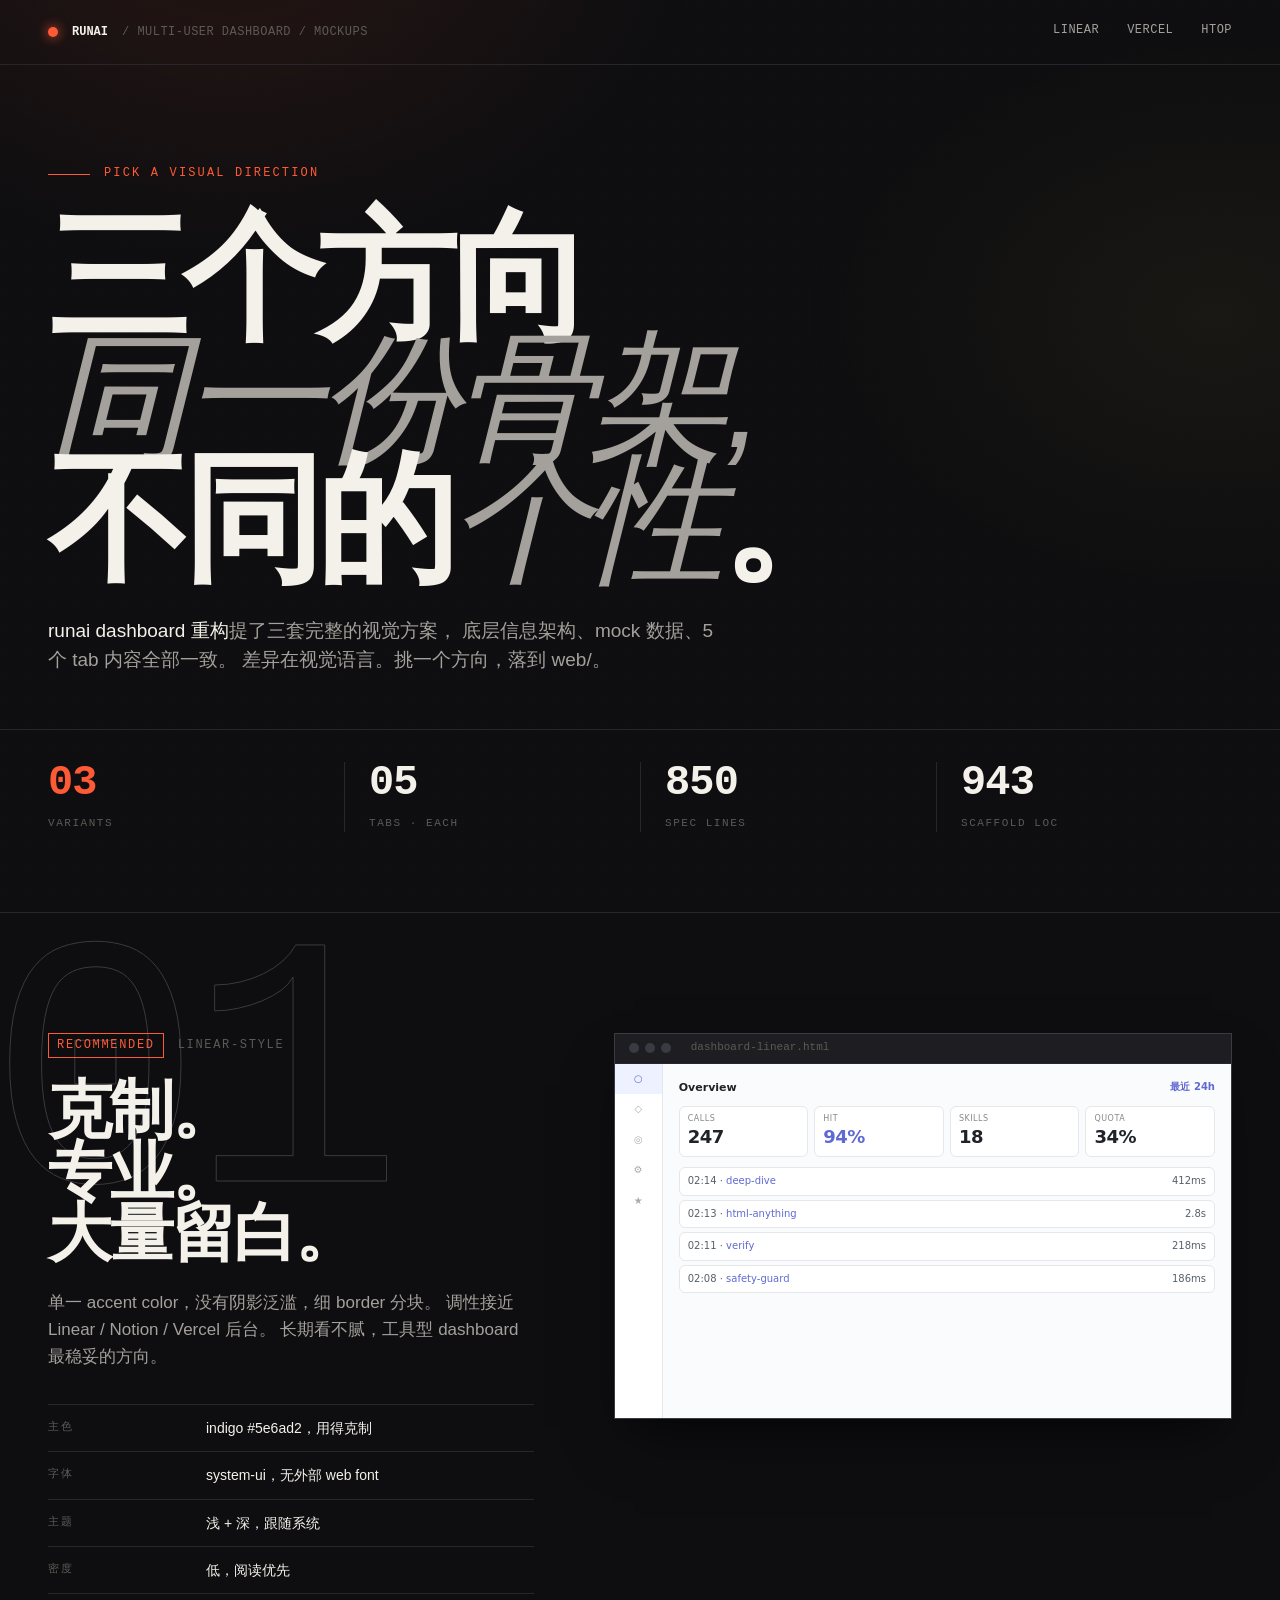
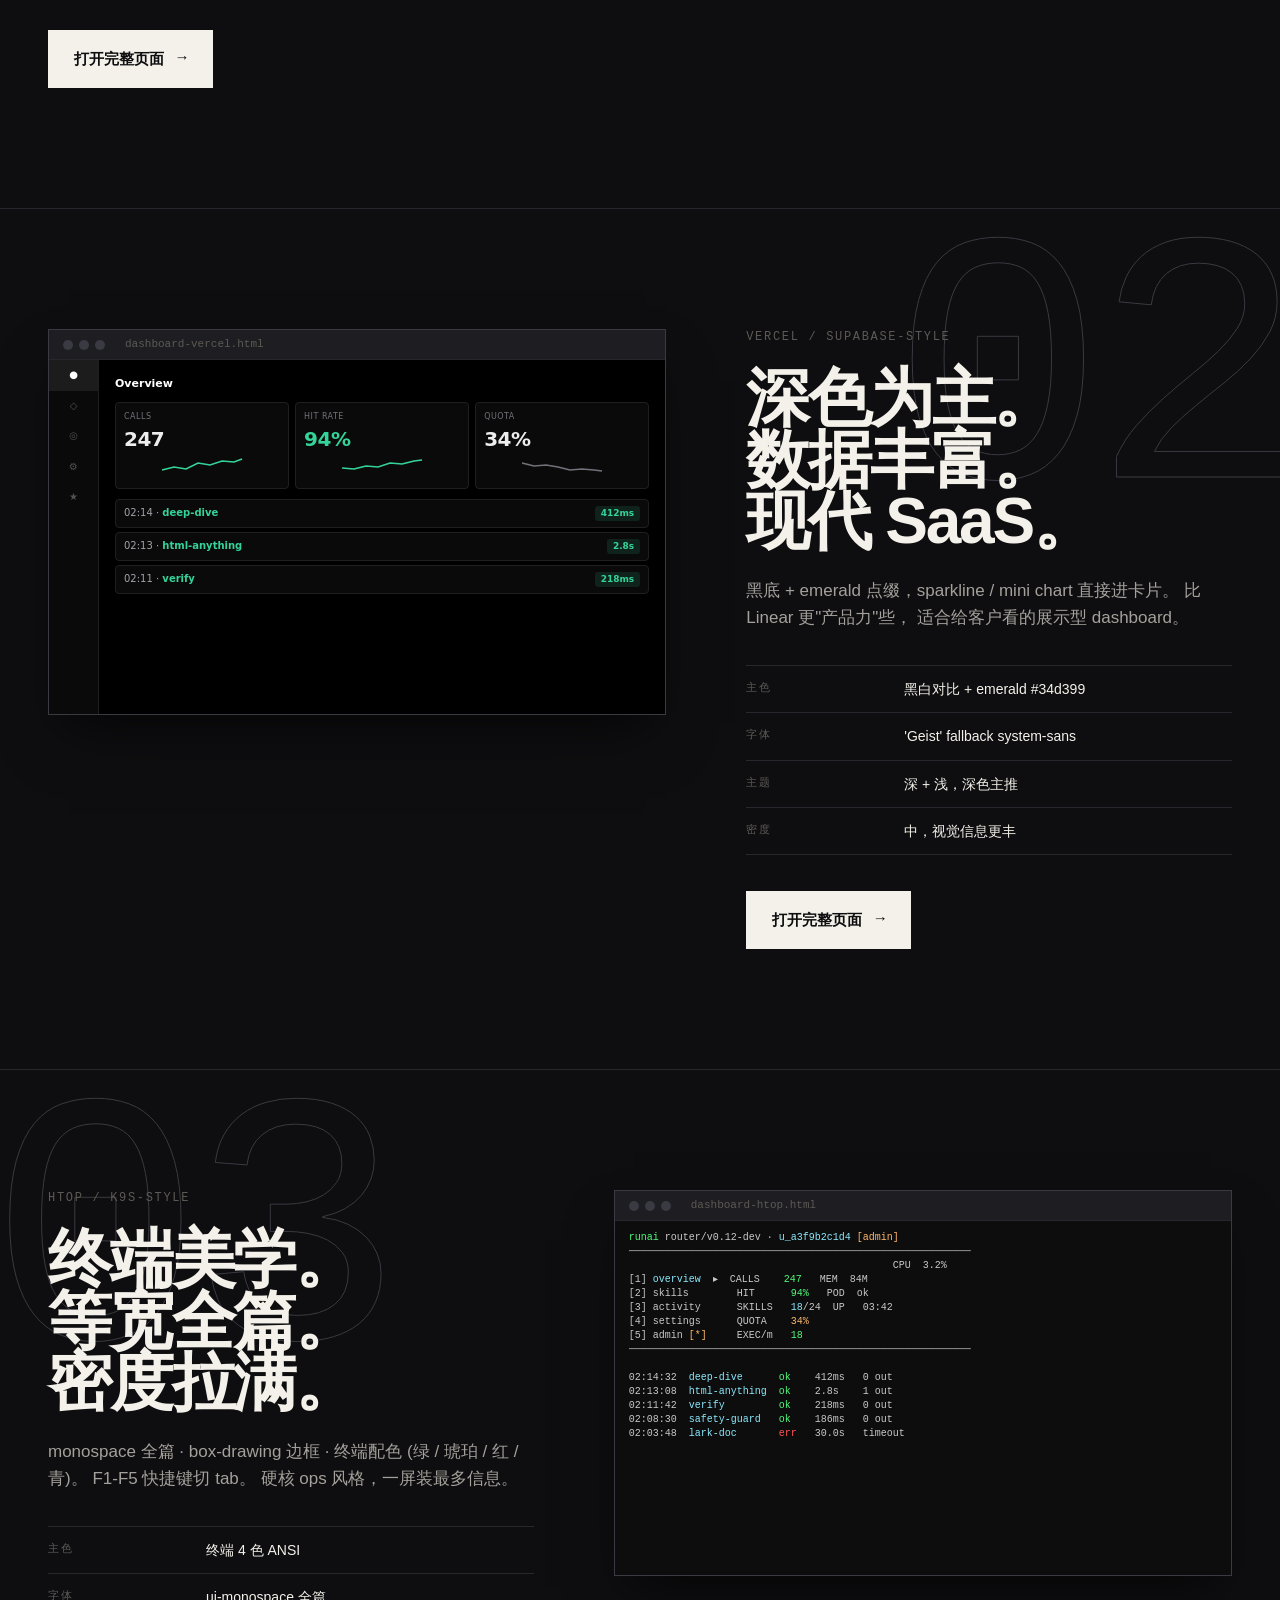
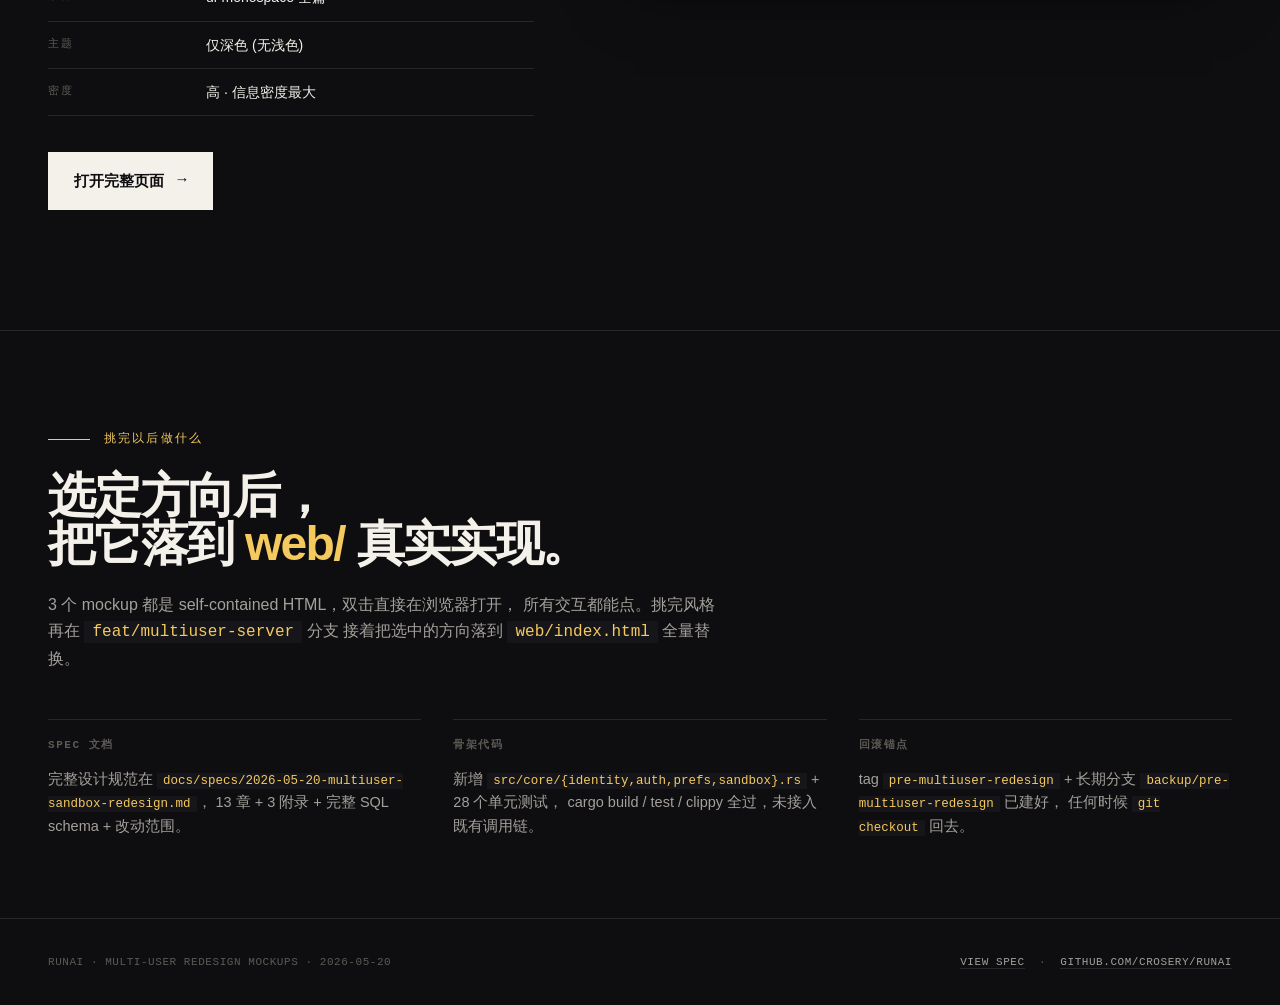
<file: docs/specs/ui-mocks/index.html>
<!doctype html>
<html lang="zh">
<head>
<meta charset="utf-8">
<meta name="viewport" content="width=device-width,initial-scale=1">
<title>runai dashboard · 三个方向</title>
<style>
  :root{
    --bg:#0e0e10;
    --bg-2:#16161a;
    --bg-3:#1d1d22;
    --ink:#f4f1ea;
    --ink-2:#a4a09b;
    --ink-3:#5d5a55;
    --line:#26262c;
    --line-bright:#3a3a42;
    --accent:#ff5a36;
    --accent-2:#f4c95d;
    --mono:ui-monospace,"SF Mono","JetBrains Mono",Menlo,monospace;
  }
  *{margin:0;padding:0;box-sizing:border-box}
  ::selection{background:var(--accent);color:#000}
  html,body{
    background:var(--bg);color:var(--ink);
    font-family:"Inter",-apple-system,BlinkMacSystemFont,"Segoe UI",sans-serif;
    font-feature-settings:"ss01","cv11";
    line-height:1.45;
    overflow-x:hidden;
  }
  body::before{
    content:"";position:fixed;inset:0;pointer-events:none;z-index:1;
    background-image:
      radial-gradient(circle at 1px 1px, rgba(255,255,255,0.018) 1px, transparent 0);
    background-size:3px 3px;
    mix-blend-mode:overlay;
  }
  body::after{
    content:"";position:fixed;inset:0;pointer-events:none;z-index:0;
    background:
      radial-gradient(800px 600px at 18% -10%, rgba(255,90,54,0.10), transparent 60%),
      radial-gradient(700px 500px at 95% 35%, rgba(244,201,93,0.05), transparent 60%);
  }
  main{position:relative;z-index:2}

  /* ============ HEADER ============ */
  header.bar{
    display:flex;justify-content:space-between;align-items:center;
    padding:22px 48px;
    border-bottom:1px solid var(--line);
    font-family:var(--mono);
    font-size:12px;
    letter-spacing:0.04em;
    text-transform:uppercase;
    color:var(--ink-2);
  }
  header.bar .brand{display:flex;align-items:center;gap:14px}
  header.bar .brand .dot{
    width:10px;height:10px;background:var(--accent);
    border-radius:50%;
    box-shadow:0 0 12px var(--accent);
  }
  header.bar .brand b{color:var(--ink);font-weight:600;letter-spacing:0}
  header.bar .crumb{color:var(--ink-3)}
  header.bar nav{display:flex;gap:28px}
  header.bar nav a{
    color:var(--ink-2);text-decoration:none;
    border-bottom:1px solid transparent;padding-bottom:2px;
    transition:color 0.15s,border-color 0.15s;
  }
  header.bar nav a:hover{color:var(--ink);border-color:var(--accent)}

  /* ============ HERO ============ */
  .hero{
    padding:100px 48px 80px;
    position:relative;
    overflow:hidden;
  }
  .hero .eyebrow{
    font-family:var(--mono);
    font-size:12px;
    letter-spacing:0.18em;
    text-transform:uppercase;
    color:var(--accent);
    margin-bottom:34px;
    display:flex;align-items:center;gap:14px;
  }
  .hero .eyebrow::before{
    content:"";width:42px;height:1px;background:var(--accent);
  }
  .hero h1{
    font-size:clamp(72px,11vw,168px);
    font-weight:800;
    letter-spacing:-0.05em;
    line-height:0.86;
    margin:0 0 36px;
    color:var(--ink);
  }
  .hero h1 span.italic{
    font-style:italic;font-weight:300;
    color:var(--ink-2);
    display:inline-block;
    letter-spacing:-0.04em;
  }
  .hero .lede{
    max-width:680px;font-size:19px;color:var(--ink-2);
    line-height:1.55;margin-bottom:54px;
  }
  .hero .lede b{color:var(--ink);font-weight:500}

  .stats{
    display:grid;
    grid-template-columns:repeat(4,1fr);
    border-top:1px solid var(--line);
    margin:0 -48px;
    padding:32px 48px 0;
  }
  .stats .cell{
    padding:0 32px 0 0;
    border-left:1px solid var(--line);
    padding-left:24px;
  }
  .stats .cell:first-child{border-left:none;padding-left:0}
  .stats .num{
    font-family:var(--mono);
    font-size:42px;font-weight:600;letter-spacing:-0.02em;
    color:var(--ink);
    line-height:1;
  }
  .stats .num em{font-style:normal;color:var(--accent)}
  .stats .lbl{
    font-family:var(--mono);
    font-size:11px;
    text-transform:uppercase;letter-spacing:0.14em;
    color:var(--ink-3);
    margin-top:12px;
  }

  /* ============ VARIANT ROW ============ */
  .variant{
    position:relative;
    padding:120px 48px;
    border-top:1px solid var(--line);
    overflow:hidden;
  }
  .variant .bignum{
    position:absolute;
    left:-12px;top:30px;
    font-family:var(--mono);
    font-size:clamp(180px,28vw,420px);
    font-weight:200;
    line-height:0.8;
    letter-spacing:-0.04em;
    color:transparent;
    -webkit-text-stroke:1px var(--line-bright);
    pointer-events:none;
    z-index:0;
    user-select:none;
  }
  .variant .grid{
    display:grid;
    grid-template-columns:1.1fr 1.4fr;
    gap:80px;
    position:relative;
    z-index:1;
    align-items:start;
  }
  .variant.flip .grid{grid-template-columns:1.4fr 1.1fr}
  .variant.flip .preview-area{order:-1}

  .variant .meta-tag{
    display:flex;align-items:center;gap:14px;
    font-family:var(--mono);font-size:12px;
    letter-spacing:0.14em;text-transform:uppercase;
    color:var(--ink-3);
    margin-bottom:22px;
  }
  .variant .meta-tag .badge{
    color:var(--accent);
    border:1px solid var(--accent);
    padding:3px 8px;
  }
  .variant h2{
    font-size:64px;
    font-weight:800;
    letter-spacing:-0.035em;
    line-height:0.96;
    margin-bottom:24px;
    color:var(--ink);
  }
  .variant .desc{
    font-size:17px;color:var(--ink-2);max-width:520px;
    line-height:1.6;margin-bottom:34px;
  }
  .variant ul.traits{
    list-style:none;border-top:1px solid var(--line);margin-bottom:36px;
  }
  .variant ul.traits li{
    display:grid;grid-template-columns:140px 1fr;gap:18px;
    padding:13px 0;border-bottom:1px solid var(--line);
    font-size:14px;color:var(--ink);
  }
  .variant ul.traits .k{
    font-family:var(--mono);font-size:11px;
    text-transform:uppercase;letter-spacing:0.14em;color:var(--ink-3);
    padding-top:2px;
  }

  .cta{
    display:inline-flex;align-items:center;gap:14px;
    padding:18px 26px;
    background:var(--ink);color:var(--bg);
    text-decoration:none;
    font-weight:600;font-size:15px;letter-spacing:-0.005em;
    transition:transform 0.18s cubic-bezier(.2,.7,.3,1),background 0.18s;
  }
  .cta:hover{transform:translate(4px,-2px);background:var(--accent);color:#000}
  .cta .arr{
    font-family:var(--mono);font-weight:400;
    transition:transform 0.18s cubic-bezier(.2,.7,.3,1);
  }
  .cta:hover .arr{transform:translateX(4px)}
  .cta.secondary{background:transparent;color:var(--ink);border:1px solid var(--line-bright)}
  .cta.secondary:hover{background:var(--ink);color:var(--bg)}

  /* ============ PREVIEW THUMBS ============ */
  .preview-area{
    position:relative;
  }
  .preview-frame{
    border:1px solid var(--line-bright);
    background:var(--bg-2);
    overflow:hidden;
    box-shadow:
      0 30px 60px -20px rgba(0,0,0,0.5),
      0 18px 36px -18px rgba(0,0,0,0.35);
    aspect-ratio:1.6 / 1;
    position:relative;
  }
  .preview-frame .titlebar{
    height:30px;background:var(--bg-3);
    border-bottom:1px solid var(--line);
    display:flex;align-items:center;padding:0 14px;gap:6px;
  }
  .preview-frame .titlebar i{
    display:block;width:10px;height:10px;border-radius:50%;
    background:var(--line-bright);
  }
  .preview-frame .titlebar .pathline{
    margin-left:14px;font-family:var(--mono);font-size:11px;color:var(--ink-3);
  }
  .preview-body{
    height:calc(100% - 30px);
    overflow:hidden;
    position:relative;
  }

  /* Linear preview */
  .preview-linear .preview-body{
    background:#fafbfc;color:#1f2328;display:grid;grid-template-columns:48px 1fr;
    font-family:-apple-system,system-ui,sans-serif;
  }
  .preview-linear .lin-sidebar{
    background:#fff;border-right:1px solid #e5e7eb;
  }
  .preview-linear .lin-sidebar .item{padding:8px 0;text-align:center;font-size:10px;color:#aaa}
  .preview-linear .lin-sidebar .item.active{color:#5e6ad2;background:#eef1ff}
  .preview-linear .lin-main{padding:16px}
  .preview-linear .lin-h{font-weight:600;font-size:11px;color:#1f2328;margin-bottom:10px;display:flex;justify-content:space-between}
  .preview-linear .lin-h .actions{color:#5e6ad2;font-size:10px}
  .preview-linear .lin-metrics{display:grid;grid-template-columns:repeat(4,1fr);gap:6px;margin-bottom:10px}
  .preview-linear .lin-m{background:#fff;border:1px solid #e5e7eb;border-radius:6px;padding:6px 8px}
  .preview-linear .lin-m .lbl{font-size:8px;color:#888;text-transform:uppercase;letter-spacing:0.5px}
  .preview-linear .lin-m .v{font-size:18px;font-weight:600;color:#1f2328;letter-spacing:-0.5px}
  .preview-linear .lin-m .v.ind{color:#5e6ad2}
  .preview-linear .lin-row{
    background:#fff;border:1px solid #e5e7eb;border-radius:6px;
    padding:6px 8px;font-size:10px;color:#586069;margin-bottom:4px;
    display:flex;justify-content:space-between;
  }
  .preview-linear .lin-row b{color:#5e6ad2;font-weight:500}

  /* Vercel preview */
  .preview-vercel .preview-body{
    background:#000;color:#ededed;display:grid;grid-template-columns:50px 1fr;
    font-family:system-ui,-apple-system,sans-serif;
  }
  .preview-vercel .v-sidebar{
    background:#0a0a0a;border-right:1px solid #1f1f1f;
  }
  .preview-vercel .v-sidebar .item{padding:8px 0;text-align:center;font-size:10px;color:#525252}
  .preview-vercel .v-sidebar .item.active{color:#fff;background:#1c1c1c}
  .preview-vercel .v-main{padding:16px}
  .preview-vercel .v-h{font-weight:700;font-size:11px;color:#fff;margin-bottom:10px}
  .preview-vercel .v-metrics{display:grid;grid-template-columns:repeat(3,1fr);gap:6px;margin-bottom:10px}
  .preview-vercel .v-m{background:#0a0a0a;border:1px solid #1f1f1f;border-radius:4px;padding:8px}
  .preview-vercel .v-m .lbl{font-size:8px;color:#71717a;text-transform:uppercase;letter-spacing:0.5px}
  .preview-vercel .v-m .v{font-size:20px;font-weight:700;color:#ededed;letter-spacing:-0.5px;margin-top:2px}
  .preview-vercel .v-m .v.gn{color:#34d399}
  .preview-vercel .v-m svg{margin-top:4px}
  .preview-vercel .v-row{
    background:#0a0a0a;border:1px solid #1f1f1f;border-radius:4px;
    padding:6px 8px;font-size:10px;color:#a1a1aa;margin-bottom:4px;
    display:flex;justify-content:space-between;align-items:center;
  }
  .preview-vercel .v-row b{color:#34d399;font-weight:600}
  .preview-vercel .v-pill{
    background:rgba(52,211,153,0.12);color:#34d399;
    padding:1px 6px;border-radius:3px;font-size:9px;font-weight:600;
  }

  /* HTOP preview */
  .preview-htop .preview-body{
    background:#0d0d0d;color:#c8c8c8;
    font-family:var(--mono);font-size:10px;
    padding:10px 14px;line-height:1.4;
  }
  .preview-htop pre{font-family:inherit;font-size:inherit;line-height:inherit;color:inherit;white-space:pre;overflow:hidden}
  .preview-htop .g{color:#50fa7b}
  .preview-htop .c{color:#8be9fd}
  .preview-htop .a{color:#ffb86c}
  .preview-htop .r{color:#ff5555}
  .preview-htop .d{color:#7a7a7a}
  .preview-htop .p{color:#bd93f9}

  /* ============ DECISION + FOOTER ============ */
  .decision{
    padding:100px 48px 80px;
    border-top:1px solid var(--line);
    position:relative;
  }
  .decision .eyebrow{
    font-family:var(--mono);
    font-size:12px;letter-spacing:0.18em;text-transform:uppercase;
    color:var(--accent-2);margin-bottom:24px;
    display:flex;align-items:center;gap:14px;
  }
  .decision .eyebrow::before{content:"";width:42px;height:1px;background:var(--accent-2)}
  .decision h3{
    font-size:48px;font-weight:800;letter-spacing:-0.035em;
    line-height:1;margin-bottom:24px;max-width:780px;
  }
  .decision p{font-size:16px;color:var(--ink-2);max-width:680px;line-height:1.6}
  .decision .grid{
    display:grid;grid-template-columns:repeat(3,1fr);gap:32px;
    margin-top:48px;
  }
  .decision .col h4{
    font-family:var(--mono);font-size:11px;
    letter-spacing:0.14em;text-transform:uppercase;
    color:var(--ink-3);margin-bottom:14px;
    border-top:1px solid var(--line);padding-top:18px;
  }
  .decision .col p{font-size:14.5px;line-height:1.6}
  .decision .col p code{
    font-family:var(--mono);font-size:12.5px;
    background:var(--bg-2);padding:1px 6px;color:var(--accent-2);
  }

  footer.foot{
    padding:36px 48px;
    border-top:1px solid var(--line);
    font-family:var(--mono);
    font-size:11px;letter-spacing:0.05em;text-transform:uppercase;
    color:var(--ink-3);
    display:flex;justify-content:space-between;align-items:center;
  }
  footer.foot a{color:var(--ink-2);text-decoration:none;border-bottom:1px solid var(--line)}
  footer.foot a:hover{color:var(--accent);border-color:var(--accent)}

  @media (max-width:880px){
    header.bar{padding:18px 24px}
    .hero{padding:60px 24px 50px}
    .hero h1{font-size:54px}
    .stats{grid-template-columns:repeat(2,1fr);row-gap:24px}
    .stats .cell{padding:0;border-left:none;border-top:1px solid var(--line);padding-top:18px}
    .variant{padding:60px 24px}
    .variant .grid{grid-template-columns:1fr;gap:36px}
    .variant.flip .preview-area{order:0}
    .variant h2{font-size:42px}
    .variant .bignum{font-size:180px;top:10px}
    .decision{padding:60px 24px}
    .decision h3{font-size:32px}
    .decision .grid{grid-template-columns:1fr;gap:24px}
    footer.foot{flex-direction:column;align-items:flex-start;gap:8px}
  }
</style>
</head>
<body>

<main>

  <!-- ============ HEADER ============ -->
  <header class="bar">
    <div class="brand">
      <span class="dot"></span>
      <b>runai</b>
      <span class="crumb">/ multi-user dashboard / mockups</span>
    </div>
    <nav>
      <a href="./dashboard-linear.html">linear</a>
      <a href="./dashboard-vercel.html">vercel</a>
      <a href="./dashboard-htop.html">htop</a>
    </nav>
  </header>

  <!-- ============ HERO ============ -->
  <section class="hero">
    <div class="eyebrow">pick a visual direction</div>
    <h1>三个方向<br><span class="italic">同一份骨架,</span><br>不同的<span class="italic">个性</span>。</h1>
    <p class="lede">
      <b>runai dashboard 重构</b>提了三套完整的视觉方案，
      底层信息架构、mock 数据、5 个 tab 内容全部一致。
      差异在视觉语言。挑一个方向，落到 web/。
    </p>
    <div class="stats">
      <div class="cell">
        <div class="num"><em>03</em></div>
        <div class="lbl">variants</div>
      </div>
      <div class="cell">
        <div class="num">05</div>
        <div class="lbl">tabs · each</div>
      </div>
      <div class="cell">
        <div class="num">850</div>
        <div class="lbl">spec lines</div>
      </div>
      <div class="cell">
        <div class="num">943</div>
        <div class="lbl">scaffold loc</div>
      </div>
    </div>
  </section>

  <!-- ============ VARIANT 01 — LINEAR ============ -->
  <section class="variant">
    <div class="bignum">01</div>
    <div class="grid">

      <div class="left-col">
        <div class="meta-tag">
          <span class="badge">recommended</span>
          <span>linear-style</span>
        </div>
        <h2>克制。<br>专业。<br>大量留白。</h2>
        <p class="desc">
          单一 accent color，没有阴影泛滥，细 border 分块。
          调性接近 Linear / Notion / Vercel 后台。
          长期看不腻，工具型 dashboard 最稳妥的方向。
        </p>
        <ul class="traits">
          <li><span class="k">主色</span><span>indigo #5e6ad2，用得克制</span></li>
          <li><span class="k">字体</span><span>system-ui，无外部 web font</span></li>
          <li><span class="k">主题</span><span>浅 + 深，跟随系统</span></li>
          <li><span class="k">密度</span><span>低，阅读优先</span></li>
        </ul>
        <a class="cta" href="./dashboard-linear.html">
          打开完整页面 <span class="arr">→</span>
        </a>
      </div>

      <div class="preview-area">
        <a href="./dashboard-linear.html" style="text-decoration:none;color:inherit">
        <div class="preview-frame preview-linear">
          <div class="titlebar"><i></i><i></i><i></i><span class="pathline">dashboard-linear.html</span></div>
          <div class="preview-body">
            <div class="lin-sidebar">
              <div class="item active">○</div>
              <div class="item">◇</div>
              <div class="item">◎</div>
              <div class="item">⚙</div>
              <div class="item">★</div>
            </div>
            <div class="lin-main">
              <div class="lin-h">Overview <span class="actions">最近 24h</span></div>
              <div class="lin-metrics">
                <div class="lin-m"><div class="lbl">CALLS</div><div class="v">247</div></div>
                <div class="lin-m"><div class="lbl">HIT</div><div class="v ind">94%</div></div>
                <div class="lin-m"><div class="lbl">SKILLS</div><div class="v">18</div></div>
                <div class="lin-m"><div class="lbl">QUOTA</div><div class="v">34%</div></div>
              </div>
              <div class="lin-row"><span>02:14 · <b>deep-dive</b></span><span>412ms</span></div>
              <div class="lin-row"><span>02:13 · <b>html-anything</b></span><span>2.8s</span></div>
              <div class="lin-row"><span>02:11 · <b>verify</b></span><span>218ms</span></div>
              <div class="lin-row"><span>02:08 · <b>safety-guard</b></span><span>186ms</span></div>
            </div>
          </div>
        </div>
        </a>
      </div>

    </div>
  </section>

  <!-- ============ VARIANT 02 — VERCEL ============ -->
  <section class="variant flip">
    <div class="bignum" style="left:auto;right:-12px">02</div>
    <div class="grid">

      <div class="preview-area">
        <a href="./dashboard-vercel.html" style="text-decoration:none;color:inherit">
        <div class="preview-frame preview-vercel">
          <div class="titlebar"><i></i><i></i><i></i><span class="pathline">dashboard-vercel.html</span></div>
          <div class="preview-body">
            <div class="v-sidebar">
              <div class="item active">●</div>
              <div class="item">◇</div>
              <div class="item">◎</div>
              <div class="item">⚙</div>
              <div class="item">★</div>
            </div>
            <div class="v-main">
              <div class="v-h">Overview</div>
              <div class="v-metrics">
                <div class="v-m">
                  <div class="lbl">CALLS</div>
                  <div class="v">247</div>
                  <svg width="100%" height="16" viewBox="0 0 80 16"><polyline points="0,12 12,9 24,11 36,5 48,7 60,3 72,4 80,1" fill="none" stroke="#34d399" stroke-width="1.6"/></svg>
                </div>
                <div class="v-m">
                  <div class="lbl">HIT RATE</div>
                  <div class="v gn">94%</div>
                  <svg width="100%" height="16" viewBox="0 0 80 16"><polyline points="0,10 12,11 24,8 36,9 48,5 60,6 72,3 80,2" fill="none" stroke="#34d399" stroke-width="1.6"/></svg>
                </div>
                <div class="v-m">
                  <div class="lbl">QUOTA</div>
                  <div class="v">34%</div>
                  <svg width="100%" height="16" viewBox="0 0 80 16"><polyline points="0,5 12,8 24,7 36,9 48,12 60,11 72,12 80,13" fill="none" stroke="#71717a" stroke-width="1.6"/></svg>
                </div>
              </div>
              <div class="v-row"><span>02:14 · <b>deep-dive</b></span><span class="v-pill">412ms</span></div>
              <div class="v-row"><span>02:13 · <b>html-anything</b></span><span class="v-pill">2.8s</span></div>
              <div class="v-row"><span>02:11 · <b>verify</b></span><span class="v-pill">218ms</span></div>
            </div>
          </div>
        </div>
        </a>
      </div>

      <div class="right-col">
        <div class="meta-tag">
          <span>vercel / supabase-style</span>
        </div>
        <h2>深色为主。<br>数据丰富。<br>现代 SaaS。</h2>
        <p class="desc">
          黑底 + emerald 点缀，sparkline / mini chart 直接进卡片。
          比 Linear 更"产品力"些，
          适合给客户看的展示型 dashboard。
        </p>
        <ul class="traits">
          <li><span class="k">主色</span><span>黑白对比 + emerald #34d399</span></li>
          <li><span class="k">字体</span><span>'Geist' fallback system-sans</span></li>
          <li><span class="k">主题</span><span>深 + 浅，深色主推</span></li>
          <li><span class="k">密度</span><span>中，视觉信息更丰</span></li>
        </ul>
        <a class="cta" href="./dashboard-vercel.html">
          打开完整页面 <span class="arr">→</span>
        </a>
      </div>

    </div>
  </section>

  <!-- ============ VARIANT 03 — HTOP ============ -->
  <section class="variant">
    <div class="bignum">03</div>
    <div class="grid">

      <div class="left-col">
        <div class="meta-tag">
          <span>htop / k9s-style</span>
        </div>
        <h2>终端美学。<br>等宽全篇。<br>密度拉满。</h2>
        <p class="desc">
          monospace 全篇 · box-drawing 边框 · 终端配色 (绿 / 琥珀 / 红 / 青)。
          F1-F5 快捷键切 tab。
          硬核 ops 风格，一屏装最多信息。
        </p>
        <ul class="traits">
          <li><span class="k">主色</span><span>终端 4 色 ANSI</span></li>
          <li><span class="k">字体</span><span>ui-monospace 全篇</span></li>
          <li><span class="k">主题</span><span>仅深色 (无浅色)</span></li>
          <li><span class="k">密度</span><span>高 · 信息密度最大</span></li>
        </ul>
        <a class="cta" href="./dashboard-htop.html">
          打开完整页面 <span class="arr">→</span>
        </a>
      </div>

      <div class="preview-area">
        <a href="./dashboard-htop.html" style="text-decoration:none;color:inherit">
        <div class="preview-frame preview-htop">
          <div class="titlebar"><i></i><i></i><i></i><span class="pathline">dashboard-htop.html</span></div>
          <div class="preview-body">
<pre>
<span class="g">runai</span> router/v0.12-dev · <span class="c">u_a3f9b2c1d4</span> <span class="a">[admin]</span>
─────────────────────────────────────────────────────────
                                            CPU  3.2%
[1] <span class="c">overview</span>  ▸  CALLS    <span class="g">247</span>   MEM  84M
[2] skills        HIT      <span class="g">94%</span>   POD  ok
[3] activity      SKILLS   <span class="c">18</span>/24  UP   03:42
[4] settings      QUOTA    <span class="a">34%</span>
[5] admin <span class="a">[*]</span>     EXEC/m   <span class="g">18</span>
─────────────────────────────────────────────────────────

02:14:32  <span class="c">deep-dive</span>      <span class="g">ok</span>    412ms   0 out
02:13:08  <span class="c">html-anything</span>  <span class="g">ok</span>    2.8s    1 out
02:11:42  <span class="c">verify</span>         <span class="g">ok</span>    218ms   0 out
02:08:30  <span class="c">safety-guard</span>   <span class="g">ok</span>    186ms   0 out
02:03:48  <span class="c">lark-doc</span>       <span class="r">err</span>   30.0s   timeout
</pre>
          </div>
        </div>
        </a>
      </div>

    </div>
  </section>

  <!-- ============ DECISION / NEXT ============ -->
  <section class="decision">
    <div class="eyebrow">挑完以后做什么</div>
    <h3>选定方向后，<br>把它落到 <span style="color:var(--accent-2)">web/</span> 真实实现。</h3>
    <p>
      3 个 mockup 都是 self-contained HTML，双击直接在浏览器打开，
      所有交互都能点。挑完风格再在 <code style="font-family:var(--mono);color:var(--accent-2);background:var(--bg-2);padding:2px 8px">feat/multiuser-server</code> 分支
      接着把选中的方向落到 <code style="font-family:var(--mono);color:var(--accent-2);background:var(--bg-2);padding:2px 8px">web/index.html</code> 全量替换。
    </p>

    <div class="grid">
      <div class="col">
        <h4>spec 文档</h4>
        <p>完整设计规范在 <code>docs/specs/2026-05-20-multiuser-sandbox-redesign.md</code>，
        13 章 + 3 附录 + 完整 SQL schema + 改动范围。</p>
      </div>
      <div class="col">
        <h4>骨架代码</h4>
        <p>新增 <code>src/core/{identity,auth,prefs,sandbox}.rs</code> + 28 个单元测试，
        cargo build / test / clippy 全过，未接入既有调用链。</p>
      </div>
      <div class="col">
        <h4>回滚锚点</h4>
        <p>tag <code>pre-multiuser-redesign</code> + 长期分支
        <code>backup/pre-multiuser-redesign</code> 已建好，
        任何时候 <code>git checkout</code> 回去。</p>
      </div>
    </div>
  </section>

  <!-- ============ FOOTER ============ -->
  <footer class="foot">
    <span>runai · multi-user redesign mockups · 2026-05-20</span>
    <span>
      <a href="../2026-05-20-multiuser-sandbox-redesign.md">view spec</a>
      &nbsp;·&nbsp;
      <a href="https://github.com/Crosery/runai">github.com/crosery/runai</a>
    </span>
  </footer>

</main>

</body>
</html>
</file>
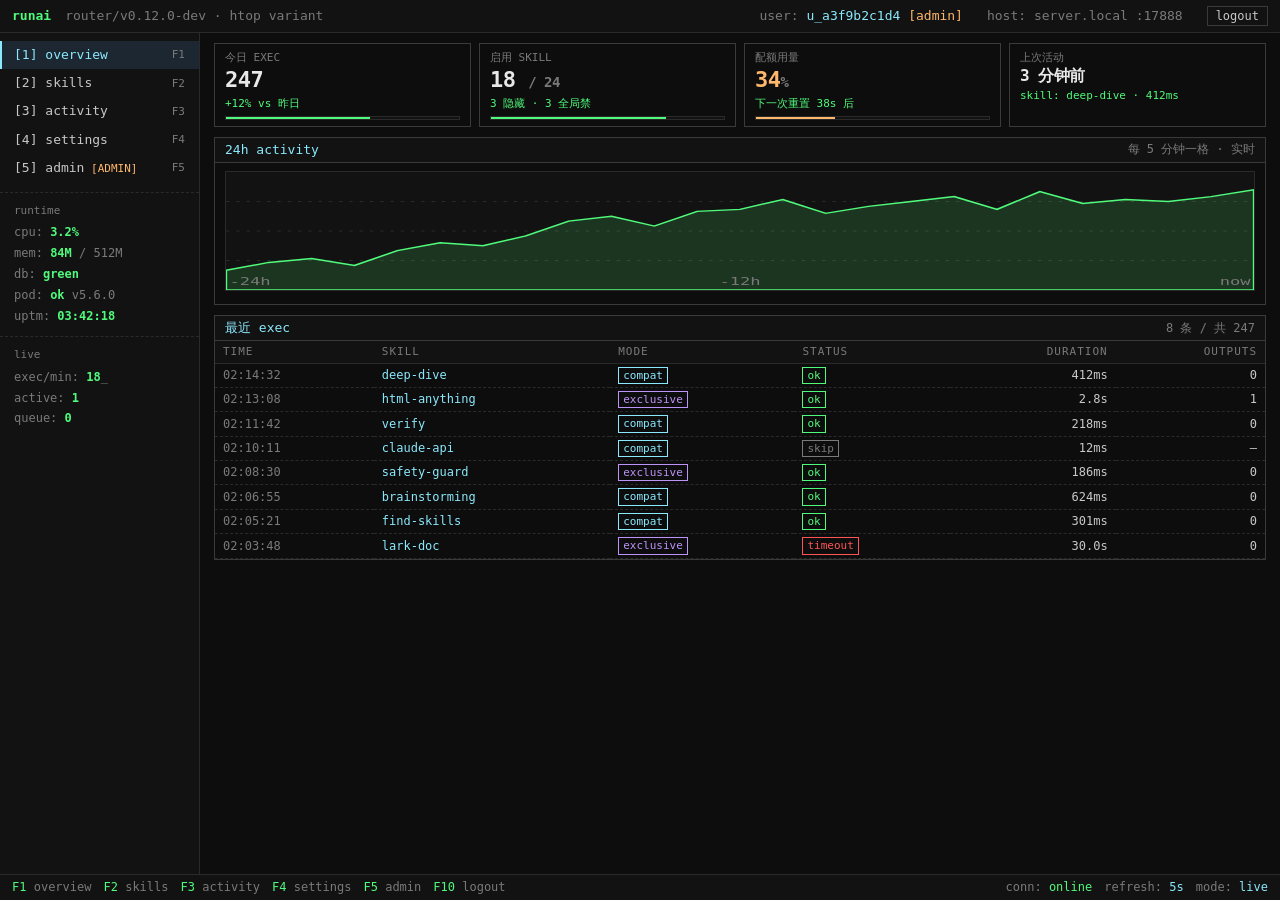
<file: docs/specs/ui-mocks/dashboard-htop.html>
<!doctype html>
<html lang="zh">
<head>
<meta charset="utf-8">
<meta name="viewport" content="width=device-width,initial-scale=1">
<title>runai · htop variant</title>
<style>
  :root{
    --bg:#0d0d0d;
    --bg-alt:#121212;
    --bg-panel:#161616;
    --fg:#c8c8c8;
    --fg-dim:#7a7a7a;
    --fg-bright:#e8e8e8;
    --border:#2a2a2a;
    --border-bright:#3a3a3a;
    --green:#50fa7b;
    --amber:#ffb86c;
    --red:#ff5555;
    --cyan:#8be9fd;
    --purple:#bd93f9;
    --pink:#ff79c6;
    --selected-bg:#1d2731;
  }
  *{box-sizing:border-box;margin:0;padding:0}
  html,body{
    background:var(--bg);
    color:var(--fg);
    font-family:ui-monospace,"JetBrains Mono","SF Mono","Cascadia Code","Roboto Mono",Consolas,monospace;
    font-size:13px;
    line-height:1.4;
    min-height:100vh;
  }
  ::selection{background:var(--cyan);color:#000}
  a{color:var(--cyan);text-decoration:none}
  a:hover{color:var(--green);text-decoration:underline}

  .shell{display:grid;grid-template-rows:auto 1fr auto;min-height:100vh}

  /* top bar */
  .topbar{
    display:flex;align-items:center;justify-content:space-between;
    padding:6px 12px;
    background:var(--bg-alt);
    border-bottom:1px solid var(--border);
  }
  .topbar .brand{display:flex;align-items:center;gap:14px}
  .topbar .brand b{color:var(--green);font-weight:600}
  .topbar .brand .sub{color:var(--fg-dim)}
  .topbar .right{display:flex;align-items:center;gap:14px;color:var(--fg-dim)}
  .topbar .user-id{color:var(--cyan)}
  .topbar .role{color:var(--amber)}
  .topbar button{
    background:transparent;border:1px solid var(--border-bright);
    color:var(--fg);font-family:inherit;font-size:12px;
    padding:2px 8px;cursor:pointer;
  }
  .topbar button:hover{background:var(--border)}

  /* layout */
  .body-wrap{display:grid;grid-template-columns:200px 1fr;min-height:0}

  /* sidebar */
  .sidebar{
    border-right:1px solid var(--border);
    background:var(--bg-alt);
    padding:8px 0;
  }
  .nav-item{
    padding:5px 14px;
    color:var(--fg);
    cursor:pointer;
    display:flex;justify-content:space-between;align-items:center;
  }
  .nav-item:hover{background:var(--bg-panel)}
  .nav-item.active{
    background:var(--selected-bg);
    color:var(--cyan);
    border-left:2px solid var(--cyan);
    padding-left:12px;
  }
  .nav-item .hot{color:var(--fg-dim);font-size:11px}
  .nav-item.admin .label::after{
    content:" [ADMIN]";color:var(--amber);font-size:11px;
  }
  .sidebar .sep{
    color:var(--fg-dim);font-size:11px;padding:10px 14px 4px;
    border-top:1px dashed var(--border);margin-top:10px;
  }
  .sidebar .stat-line{padding:2px 14px;color:var(--fg-dim);font-size:12px}
  .sidebar .stat-line b{color:var(--green)}

  /* main area */
  .main{padding:10px 14px 30px;overflow-x:auto}
  .tab{display:none}
  .tab.active{display:block}

  /* status bar */
  .statusbar{
    padding:4px 12px;
    background:var(--bg-alt);
    border-top:1px solid var(--border);
    display:flex;justify-content:space-between;
    color:var(--fg-dim);font-size:12px;
  }
  .statusbar .k{color:var(--green)}
  .statusbar .left,.statusbar .right{display:flex;gap:12px}

  /* panels with ASCII borders */
  .panel{
    border:1px solid var(--border-bright);
    margin:0 0 10px 0;
  }
  .panel > .head{
    background:var(--bg-alt);
    padding:3px 10px;
    color:var(--cyan);
    border-bottom:1px solid var(--border-bright);
    display:flex;justify-content:space-between;align-items:center;
  }
  .panel > .head .meta{color:var(--fg-dim);font-size:12px}
  .panel > .body{padding:8px 10px}

  /* metric strip */
  .metrics{display:grid;grid-template-columns:repeat(4,1fr);gap:8px;margin:0 0 10px 0}
  .metric{
    border:1px solid var(--border-bright);
    padding:6px 10px;
  }
  .metric .label{color:var(--fg-dim);font-size:11px}
  .metric .value{color:var(--fg-bright);font-size:22px;font-weight:600;letter-spacing:-0.5px}
  .metric .delta{color:var(--green);font-size:11px}
  .metric.warn .value{color:var(--amber)}
  .metric.err .value{color:var(--red)}
  .metric .bar{
    height:4px;background:var(--bg-alt);margin-top:4px;position:relative;
    border:1px solid var(--border);
  }
  .metric .bar > i{
    display:block;height:100%;background:var(--green);
  }
  .metric.warn .bar > i{background:var(--amber)}
  .metric.err .bar > i{background:var(--red)}

  /* tables */
  table.tbl{
    width:100%;border-collapse:collapse;font-size:12px;
  }
  table.tbl th{
    text-align:left;padding:3px 8px;
    color:var(--fg-dim);font-weight:normal;
    border-bottom:1px solid var(--border);
    background:var(--bg-alt);
    text-transform:uppercase;letter-spacing:1px;font-size:11px;
  }
  table.tbl th.num,table.tbl td.num{text-align:right;font-variant-numeric:tabular-nums}
  table.tbl td{padding:3px 8px;border-bottom:1px dashed var(--border)}
  table.tbl tbody tr:hover{background:var(--bg-panel)}
  .ok{color:var(--green)}
  .warn{color:var(--amber)}
  .err{color:var(--red)}
  .info{color:var(--cyan)}
  .dim{color:var(--fg-dim)}

  /* chart */
  .chart{width:100%;height:120px;background:var(--bg-alt);border:1px solid var(--border)}
  .chart .grid line{stroke:var(--border);stroke-dasharray:2 4}
  .chart .area{fill:var(--green);fill-opacity:0.15;stroke:var(--green);stroke-width:1.4}
  .chart .axis text{fill:var(--fg-dim);font-size:10px;font-family:inherit}

  /* skill row */
  .skill-row{
    display:grid;
    grid-template-columns:22px 1fr 100px 90px 70px 60px;
    align-items:center;
    padding:4px 8px;
    border-bottom:1px dashed var(--border);
    cursor:pointer;
  }
  .skill-row:hover{background:var(--bg-panel)}
  .skill-row .nm{color:var(--cyan);font-weight:500}
  .skill-row .desc{color:var(--fg-dim);overflow:hidden;text-overflow:ellipsis;white-space:nowrap}
  .skill-row .used{color:var(--fg);text-align:right;font-variant-numeric:tabular-nums}
  .skill-row .last{color:var(--fg-dim);font-size:11px;text-align:right}
  .skill-row .badge-exec{
    color:var(--amber);font-size:11px;
    border:1px solid var(--amber);padding:0 4px;display:inline-block;
  }
  .skill-row .cb{font-family:inherit;color:var(--green);text-align:right;font-weight:600}
  .skill-row.off .cb{color:var(--fg-dim)}
  .skill-row.off .nm{color:var(--fg-dim)}

  /* filter bar */
  .filters{display:flex;gap:8px;margin-bottom:8px;align-items:center}
  .filters input,.filters select{
    background:var(--bg-alt);color:var(--fg);
    border:1px solid var(--border-bright);
    font-family:inherit;font-size:12px;
    padding:3px 6px;
  }
  .filters input{flex:1;min-width:140px}
  .filters input:focus,.filters select:focus{outline:none;border-color:var(--cyan)}
  .filters label{color:var(--fg-dim);font-size:11px;letter-spacing:1px;text-transform:uppercase}

  /* settings */
  .section-title{
    color:var(--cyan);font-size:12px;letter-spacing:1px;text-transform:uppercase;
    margin:14px 0 6px;padding-bottom:2px;
    border-bottom:1px solid var(--border);
  }
  .section-title:first-child{margin-top:0}
  .setting-row{
    display:grid;
    grid-template-columns:24px 1fr 120px;
    align-items:center;
    padding:4px 0;gap:8px;
    border-bottom:1px dashed var(--border);
  }
  .setting-row .cb{color:var(--green);font-weight:600}
  .setting-row.off .cb{color:var(--fg-dim)}
  .setting-row .lbl{color:var(--fg-bright)}
  .setting-row .hint{color:var(--fg-dim);font-size:11px}
  .setting-row select{
    background:var(--bg-alt);color:var(--fg);
    border:1px solid var(--border-bright);
    font-family:inherit;font-size:12px;
    padding:2px 4px;
  }
  .setting-row input[type=range]{width:120px}

  /* progress (terminal) */
  .progress{
    display:grid;
    grid-template-columns:120px 1fr 100px;
    align-items:center;gap:10px;
    padding:5px 0;
    border-bottom:1px dashed var(--border);
  }
  .progress .lbl{color:var(--fg-bright)}
  .progress .bar{
    font-family:inherit;
    color:var(--green);
    font-size:14px;
    letter-spacing:0;
  }
  .progress.warn .bar{color:var(--amber)}
  .progress.err .bar{color:var(--red)}
  .progress .num{text-align:right;color:var(--fg-dim);font-size:12px}

  /* identity card */
  .identity-row{
    display:grid;grid-template-columns:160px 1fr;
    padding:3px 0;border-bottom:1px dashed var(--border);
  }
  .identity-row .k{color:var(--fg-dim);text-transform:uppercase;font-size:11px;letter-spacing:1px}
  .identity-row .v{color:var(--cyan)}
  .btn{
    background:transparent;
    border:1px solid var(--border-bright);
    color:var(--fg);
    font-family:inherit;font-size:12px;
    padding:3px 10px;cursor:pointer;
    margin:0 6px 6px 0;
  }
  .btn:hover{background:var(--border)}
  .btn.danger{border-color:var(--red);color:var(--red)}
  .btn.danger:hover{background:rgba(255,85,85,0.15)}
  .btn.primary{border-color:var(--green);color:var(--green)}
  .btn.primary:hover{background:rgba(80,250,123,0.12)}

  /* events table */
  .events-mini td{font-size:12px}
  .pill{
    border:1px solid currentColor;
    padding:0 4px;font-size:11px;
    display:inline-block;
  }
  .pill.compat{color:var(--cyan)}
  .pill.exclusive{color:var(--purple)}
  .pill.ok{color:var(--green)}
  .pill.skip{color:var(--fg-dim)}
  .pill.err{color:var(--red)}

  /* admin */
  .admin-grid{display:grid;grid-template-columns:repeat(4,1fr);gap:8px;margin-bottom:10px}
  .admin-grid .metric .label{color:var(--cyan)}

  /* utility */
  .row{display:flex;gap:8px}
  .grow{flex:1}
  .ascii{
    color:var(--fg-dim);white-space:pre;
    font-family:inherit;line-height:1.1;
  }
  .blink{animation:blink 1.4s steps(1) infinite}
  @keyframes blink{50%{opacity:0}}
  .seg{display:inline-block;margin-right:10px}
</style>
</head>
<body>
<div class="shell">

  <!-- ============ TOP BAR ============ -->
  <header class="topbar">
    <div class="brand">
      <b>runai</b>
      <span class="sub">router/v0.12.0-dev · htop variant</span>
    </div>
    <div class="right">
      <span class="seg">user: <span class="user-id">u_a3f9b2c1d4</span> <span class="role">[admin]</span></span>
      <span class="seg">host: server.local <span class="dim">:17888</span></span>
      <button id="btn-logout">logout</button>
    </div>
  </header>

  <!-- ============ BODY ============ -->
  <div class="body-wrap">

    <!-- sidebar -->
    <aside class="sidebar">
      <div class="nav-item active" data-tab="overview"><span class="label">[1] overview</span><span class="hot">F1</span></div>
      <div class="nav-item" data-tab="skills"><span class="label">[2] skills</span><span class="hot">F2</span></div>
      <div class="nav-item" data-tab="activity"><span class="label">[3] activity</span><span class="hot">F3</span></div>
      <div class="nav-item" data-tab="settings"><span class="label">[4] settings</span><span class="hot">F4</span></div>
      <div class="nav-item admin" data-tab="admin"><span class="label">[5] admin</span><span class="hot">F5</span></div>

      <div class="sep">runtime</div>
      <div class="stat-line">cpu:  <b>3.2%</b></div>
      <div class="stat-line">mem:  <b>84M</b> <span class="dim">/ 512M</span></div>
      <div class="stat-line">db:   <b>green</b></div>
      <div class="stat-line">pod:  <b>ok</b> <span class="dim">v5.6.0</span></div>
      <div class="stat-line">uptm: <b>03:42:18</b></div>

      <div class="sep">live</div>
      <div class="stat-line">exec/min: <b>18</b><span class="blink">_</span></div>
      <div class="stat-line">active:   <b>1</b></div>
      <div class="stat-line">queue:    <b>0</b></div>
    </aside>

    <!-- main -->
    <main class="main">

      <!-- =========== OVERVIEW =========== -->
      <section class="tab active" data-pane="overview">

        <div class="metrics">
          <div class="metric"><div class="label">今日 EXEC</div><div class="value">247</div><div class="delta">+12% vs 昨日</div><div class="bar"><i style="width:62%"></i></div></div>
          <div class="metric"><div class="label">启用 SKILL</div><div class="value">18 <span class="dim" style="font-size:14px">/ 24</span></div><div class="delta">3 隐藏 · 3 全局禁</div><div class="bar"><i style="width:75%"></i></div></div>
          <div class="metric warn"><div class="label">配额用量</div><div class="value">34<span class="dim" style="font-size:14px">%</span></div><div class="delta dim">下一次重置 38s 后</div><div class="bar"><i style="width:34%"></i></div></div>
          <div class="metric"><div class="label">上次活动</div><div class="value" style="font-size:16px">3 分钟前</div><div class="delta dim">skill: deep-dive · 412ms</div></div>
        </div>

        <div class="panel">
          <div class="head">24h activity <span class="meta">每 5 分钟一格 · 实时</span></div>
          <div class="body">
            <svg class="chart" viewBox="0 0 600 120" preserveAspectRatio="none" aria-label="24h activity">
              <defs></defs>
              <g class="grid">
                <line x1="0" y1="30"  x2="600" y2="30" />
                <line x1="0" y1="60"  x2="600" y2="60" />
                <line x1="0" y1="90"  x2="600" y2="90" />
              </g>
              <path class="area" d="M0,100 L25,92 L50,88 L75,95 L100,80 L125,72 L150,75 L175,65 L200,50 L225,45 L250,55 L275,40 L300,38 L325,28 L350,42 L375,35 L400,30 L425,25 L450,38 L475,20 L500,32 L525,28 L550,30 L575,25 L600,18 L600,120 L0,120 Z"/>
              <g class="axis">
                <text x="2"   y="115">-24h</text>
                <text x="300" y="115" text-anchor="middle">-12h</text>
                <text x="598" y="115" text-anchor="end">now</text>
              </g>
            </svg>
          </div>
        </div>

        <div class="panel">
          <div class="head">最近 exec <span class="meta">8 条 / 共 247</span></div>
          <div class="body" style="padding:0">
            <table class="tbl events-mini">
              <thead><tr><th>TIME</th><th>SKILL</th><th>MODE</th><th>STATUS</th><th class="num">DURATION</th><th class="num">OUTPUTS</th></tr></thead>
              <tbody>
                <tr><td class="dim">02:14:32</td><td class="info">deep-dive</td><td><span class="pill compat">compat</span></td><td><span class="pill ok">ok</span></td><td class="num">412ms</td><td class="num">0</td></tr>
                <tr><td class="dim">02:13:08</td><td class="info">html-anything</td><td><span class="pill exclusive">exclusive</span></td><td><span class="pill ok">ok</span></td><td class="num">2.8s</td><td class="num">1</td></tr>
                <tr><td class="dim">02:11:42</td><td class="info">verify</td><td><span class="pill compat">compat</span></td><td><span class="pill ok">ok</span></td><td class="num">218ms</td><td class="num">0</td></tr>
                <tr><td class="dim">02:10:11</td><td class="info">claude-api</td><td><span class="pill compat">compat</span></td><td><span class="pill skip">skip</span></td><td class="num">12ms</td><td class="num">—</td></tr>
                <tr><td class="dim">02:08:30</td><td class="info">safety-guard</td><td><span class="pill exclusive">exclusive</span></td><td><span class="pill ok">ok</span></td><td class="num">186ms</td><td class="num">0</td></tr>
                <tr><td class="dim">02:06:55</td><td class="info">brainstorming</td><td><span class="pill compat">compat</span></td><td><span class="pill ok">ok</span></td><td class="num">624ms</td><td class="num">0</td></tr>
                <tr><td class="dim">02:05:21</td><td class="info">find-skills</td><td><span class="pill compat">compat</span></td><td><span class="pill ok">ok</span></td><td class="num">301ms</td><td class="num">0</td></tr>
                <tr><td class="dim">02:03:48</td><td class="info">lark-doc</td><td><span class="pill exclusive">exclusive</span></td><td><span class="pill err">timeout</span></td><td class="num">30.0s</td><td class="num">0</td></tr>
              </tbody>
            </table>
          </div>
        </div>
      </section>

      <!-- =========== SKILLS =========== -->
      <section class="tab" data-pane="skills">

        <div class="panel">
          <div class="head">skills <span class="meta">显示 18 / 总 24 · 6 隐藏</span></div>
          <div class="body">
            <div class="filters">
              <label>filter</label>
              <input type="text" placeholder="名字 / 描述 / summary（模糊匹配）"/>
              <label>sort</label>
              <select>
                <option>综合分降序</option>
                <option>使用次数降序</option>
                <option>名字</option>
                <option>未启用优先</option>
              </select>
              <label>show</label>
              <select>
                <option>全部</option>
                <option>只看启用</option>
                <option>只看 exec</option>
              </select>
            </div>

            <div class="skill-list">
              <div class="skill-row">
                <div class="cb">[x]</div>
                <div><div class="nm">find-skills <span class="badge-exec">exec</span></div><div class="desc">搜索和推荐可安装的 agent 技能包</div></div>
                <div class="used">used 124</div>
                <div class="last">3m ago</div>
                <div class="dim">LLM 9.1</div>
                <div></div>
              </div>
              <div class="skill-row">
                <div class="cb">[x]</div>
                <div><div class="nm">deep-dive <span class="badge-exec">exec</span></div><div class="desc">因果溯源调查+需求提炼的二级流水线</div></div>
                <div class="used">used 87</div>
                <div class="last">8m ago</div>
                <div class="dim">LLM 8.7</div>
                <div></div>
              </div>
              <div class="skill-row">
                <div class="cb">[x]</div>
                <div><div class="nm">safety-guard</div><div class="desc">防止破坏性命令执行、保护项目安全</div></div>
                <div class="used">used 76</div>
                <div class="last">22m ago</div>
                <div class="dim">LLM 8.2</div>
                <div></div>
              </div>
              <div class="skill-row off">
                <div class="cb">[ ]</div>
                <div><div class="nm">verify</div><div class="desc">验证变更是否真正生效</div></div>
                <div class="used">used 62</div>
                <div class="last">1h ago</div>
                <div class="dim">LLM 7.9</div>
                <div></div>
              </div>
              <div class="skill-row">
                <div class="cb">[x]</div>
                <div><div class="nm">brainstorming</div><div class="desc">编码前通过对话引导澄清需求、形成设计文档</div></div>
                <div class="used">used 58</div>
                <div class="last">2h ago</div>
                <div class="dim">LLM 8.4</div>
                <div></div>
              </div>
              <div class="skill-row">
                <div class="cb">[x]</div>
                <div><div class="nm">lark-doc <span class="badge-exec">exec</span></div><div class="desc">飞书云文档 / Docx / 知识库 Wiki 文档</div></div>
                <div class="used">used 54</div>
                <div class="last">3h ago</div>
                <div class="dim">LLM 8.0</div>
                <div></div>
              </div>
              <div class="skill-row">
                <div class="cb">[x]</div>
                <div><div class="nm">html-anything <span class="badge-exec">exec</span></div><div class="desc">将任意答案/文件/URL 转成单文件 HTML</div></div>
                <div class="used">used 49</div>
                <div class="last">4h ago</div>
                <div class="dim">LLM 9.0</div>
                <div></div>
              </div>
              <div class="skill-row">
                <div class="cb">[x]</div>
                <div><div class="nm">claude-api</div><div class="desc">构建/调试/优化 Claude API · Anthropic SDK 应用</div></div>
                <div class="used">used 43</div>
                <div class="last">6h ago</div>
                <div class="dim">LLM 8.6</div>
                <div></div>
              </div>
              <div class="skill-row">
                <div class="cb">[x]</div>
                <div><div class="nm">security-review</div><div class="desc">完成对当前分支待提交变更的安全审查</div></div>
                <div class="used">used 38</div>
                <div class="last">8h ago</div>
                <div class="dim">LLM 8.3</div>
                <div></div>
              </div>
              <div class="skill-row off">
                <div class="cb">[ ]</div>
                <div><div class="nm">simplify</div><div class="desc">复审改动 · 复用 · 质量 · 效率，并修复发现的问题</div></div>
                <div class="used">used 19</div>
                <div class="last">2d ago</div>
                <div class="dim">LLM 7.4</div>
                <div></div>
              </div>
            </div>
          </div>
        </div>
      </section>

      <!-- =========== ACTIVITY =========== -->
      <section class="tab" data-pane="activity">
        <div class="panel">
          <div class="head">activity <span class="meta">最近 100 条 · 实时</span></div>
          <div class="body">
            <div class="filters">
              <label>skill</label>
              <input type="text" placeholder="过滤 skill 名"/>
              <label>window</label>
              <select><option>last 1h</option><option selected>last 24h</option><option>last 7d</option><option>last 30d</option></select>
              <label>status</label>
              <select><option>all</option><option>hit</option><option>skip</option><option>error</option></select>
            </div>

            <table class="tbl events-mini">
              <thead><tr><th>TIME</th><th>SKILL</th><th>MODE</th><th>STATUS</th><th class="num">LAT</th><th>TOKENS</th><th>PROMPT</th></tr></thead>
              <tbody>
                <tr><td class="dim">02:14:32</td><td class="info">deep-dive</td><td><span class="pill compat">compat</span></td><td><span class="pill ok">ok</span></td><td class="num">412ms</td><td class="dim">1.2k → 156</td><td class="dim">runai这个项目目前有个痛点...</td></tr>
                <tr><td class="dim">02:13:08</td><td class="info">html-anything</td><td><span class="pill exclusive">exclusive</span></td><td><span class="pill ok">ok</span></td><td class="num">2.8s</td><td class="dim">3.4k → 1.2k</td><td class="dim">把这个会议纪要转成 web...</td></tr>
                <tr><td class="dim">02:11:42</td><td class="info">verify</td><td><span class="pill compat">compat</span></td><td><span class="pill ok">ok</span></td><td class="num">218ms</td><td class="dim">820 → 142</td><td class="dim">这个 PR 跑测试看下结果</td></tr>
                <tr><td class="dim">02:10:11</td><td class="info">claude-api</td><td><span class="pill compat">compat</span></td><td><span class="pill skip">skip</span></td><td class="num">12ms</td><td class="dim">540 → 0</td><td class="dim">什么是 prompt caching</td></tr>
                <tr><td class="dim">02:08:30</td><td class="info">safety-guard</td><td><span class="pill exclusive">exclusive</span></td><td><span class="pill ok">ok</span></td><td class="num">186ms</td><td class="dim">980 → 89</td><td class="dim">帮我清理一下 logs 目录</td></tr>
                <tr><td class="dim">02:06:55</td><td class="info">brainstorming</td><td><span class="pill compat">compat</span></td><td><span class="pill ok">ok</span></td><td class="num">624ms</td><td class="dim">1.8k → 482</td><td class="dim">想做个用户偏好系统</td></tr>
                <tr><td class="dim">02:05:21</td><td class="info">find-skills</td><td><span class="pill compat">compat</span></td><td><span class="pill ok">ok</span></td><td class="num">301ms</td><td class="dim">650 → 234</td><td class="dim">有没有处理 csv 的 skill</td></tr>
                <tr><td class="dim">02:03:48</td><td class="info">lark-doc</td><td><span class="pill exclusive">exclusive</span></td><td><span class="pill err">timeout</span></td><td class="num">30.0s</td><td class="dim">4.1k → ?</td><td class="dim">把这个 doc 转成 markdown</td></tr>
                <tr><td class="dim">02:02:14</td><td class="info">deep-dive</td><td><span class="pill compat">compat</span></td><td><span class="pill ok">ok</span></td><td class="num">498ms</td><td class="dim">1.4k → 312</td><td class="dim">为什么 ci 又挂了</td></tr>
                <tr><td class="dim">02:00:55</td><td class="info">security-review</td><td><span class="pill exclusive">exclusive</span></td><td><span class="pill ok">ok</span></td><td class="num">1.4s</td><td class="dim">2.8k → 720</td><td class="dim">提交前过一遍安全审查</td></tr>
              </tbody>
            </table>
          </div>
        </div>
      </section>

      <!-- =========== SETTINGS =========== -->
      <section class="tab" data-pane="settings">

        <div class="panel">
          <div class="head">settings <span class="meta">所有改动 auto-save</span></div>
          <div class="body">

            <div class="section-title">hook 行为</div>
            <div class="setting-row" data-toggle>
              <div class="cb">[x]</div>
              <div>
                <div class="lbl">在回复开头要求 claude 交代取舍</div>
                <div class="hint">关闭后 claude 不再交代为什么用 / 跳过某个 skill</div>
              </div>
              <div></div>
            </div>
            <div class="setting-row" data-toggle>
              <div class="cb">[x]</div>
              <div><div class="lbl">注入历史 skill 参考池</div><div class="hint">本 session 看过的 skill 列出来供 follow-up 复用</div></div>
              <div></div>
            </div>
            <div class="setting-row" data-toggle>
              <div class="cb">[x]</div>
              <div><div class="lbl">注入反馈协议提示</div><div class="hint">用户正向/负向评价时上报 server</div></div>
              <div></div>
            </div>
            <div class="setting-row">
              <div></div>
              <div><div class="lbl">推荐模式</div><div class="hint">off 时整个 hook 静默</div></div>
              <div><select><option selected>compatible</option><option>exclusive</option><option>off</option></select></div>
            </div>
            <div class="setting-row">
              <div></div>
              <div><div class="lbl">候选数上限</div><div class="hint">每条 prompt 最多推几个 skill</div></div>
              <div><input type="range" min="1" max="5" value="3"/> <span class="info">3</span></div>
            </div>

            <div class="section-title">skill 库 (对你可见)</div>
            <div class="setting-row" data-toggle>
              <div class="cb">[x]</div>
              <div><div class="lbl">find-skills</div></div>
              <div></div>
            </div>
            <div class="setting-row" data-toggle>
              <div class="cb">[x]</div>
              <div><div class="lbl">deep-dive</div></div>
              <div></div>
            </div>
            <div class="setting-row" data-toggle>
              <div class="cb">[x]</div>
              <div><div class="lbl">safety-guard</div></div>
              <div></div>
            </div>
            <div class="setting-row off" data-toggle>
              <div class="cb">[ ]</div>
              <div><div class="lbl">verify</div></div>
              <div></div>
            </div>
            <div class="setting-row" data-toggle>
              <div class="cb">[x]</div>
              <div><div class="lbl">brainstorming</div></div>
              <div></div>
            </div>
            <div style="margin-top:6px"><a href="#skills">查看全部 24 个 →</a></div>

            <div class="section-title">配额 / 用量</div>
            <div class="progress">
              <div class="lbl">exec / 分钟</div>
              <div class="bar">[████████░░░░░░░░░░░░░░░░░░░░░░░░░░░░] </div>
              <div class="num">18 / 60</div>
            </div>
            <div class="progress warn">
              <div class="lbl">/data 存储</div>
              <div class="bar">[████░░░░░░░░░░░░░░░░░░░░░░░░░░░░░░░░] </div>
              <div class="num">240 / 1024 MB</div>
            </div>
            <div class="progress">
              <div class="lbl">/output 总量</div>
              <div class="bar">[██░░░░░░░░░░░░░░░░░░░░░░░░░░░░░░░░░░] </div>
              <div class="num">87 / 500 MB</div>
            </div>
            <div class="progress">
              <div class="lbl">并发 exec</div>
              <div class="bar">[████░░░░░░░░░░░░░░░░░░░░░░░░░░░░░░░░] </div>
              <div class="num">1 / 4</div>
            </div>
            <div class="dim" style="margin-top:5px;font-size:11px">重置策略: exec/min 每分钟重置 · 其他实时累计</div>

            <div class="section-title">身份</div>
            <div class="identity-row"><div class="k">user_id</div><div class="v">u_a3f9b2c1d4 <a href="#">copy</a></div></div>
            <div class="identity-row"><div class="k">api_key</div><div class="v dim">●●●●●●●●●●●●●● <a href="#">view</a></div></div>
            <div class="identity-row"><div class="k">server_url</div><div class="v">http://server.local:17888</div></div>
            <div class="identity-row"><div class="k">created_at</div><div class="v">2026-04-29 18:11:24</div></div>
            <div class="identity-row"><div class="k">recent_ip</div><div class="v">192.168.1.42 · 10.0.3.18 · 100.66.124.7</div></div>
            <div style="margin-top:8px">
              <button class="btn primary">导出 identity</button>
              <button class="btn">rotate api key</button>
              <button class="btn danger">注销并清除本机 identity</button>
            </div>

          </div>
        </div>
      </section>

      <!-- =========== ADMIN =========== -->
      <section class="tab" data-pane="admin">

        <div class="admin-grid">
          <div class="metric"><div class="label">总用户</div><div class="value">27</div><div class="delta">+3 本周</div></div>
          <div class="metric"><div class="label">今日 exec</div><div class="value">1.2k</div><div class="delta">+18% vs 昨</div></div>
          <div class="metric warn"><div class="label">沙箱失败</div><div class="value">3</div><div class="delta">2 timeout · 1 oom</div></div>
          <div class="metric"><div class="label">平均延迟</div><div class="value">412<span class="dim" style="font-size:14px">ms</span></div><div class="delta">p95 1.2s</div></div>
        </div>

        <div class="panel">
          <div class="head">users <span class="meta">27 总 · 24 active · 3 disabled</span></div>
          <div class="body" style="padding:0">
            <table class="tbl">
              <thead><tr><th>USER_ID</th><th>CREATED</th><th>STATUS</th><th class="num">EXEC/MIN</th><th class="num">DATA</th><th class="num">USED 24H</th><th>ACTIONS</th></tr></thead>
              <tbody>
                <tr><td class="info">u_a3f9b2c1d4</td><td class="dim">2026-04-29</td><td><span class="pill ok">admin</span></td><td class="num">60</td><td class="num">240M</td><td class="num">247</td><td><a href="#">edit</a></td></tr>
                <tr><td class="info">u_b7e2c8d9f1</td><td class="dim">2026-05-02</td><td><span class="pill ok">active</span></td><td class="num">60</td><td class="num">512M</td><td class="num">198</td><td><a href="#">edit</a> · <a href="#" class="warn">disable</a></td></tr>
                <tr><td class="info">u_c4d8e1a6b3</td><td class="dim">2026-05-04</td><td><span class="pill ok">active</span></td><td class="num">60</td><td class="num">88M</td><td class="num">142</td><td><a href="#">edit</a> · <a href="#" class="warn">disable</a></td></tr>
                <tr><td class="info">u_d9a1f3c7e2</td><td class="dim">2026-05-09</td><td><span class="pill ok">active</span></td><td class="num">120</td><td class="num">740M</td><td class="num">98</td><td><a href="#">edit</a> · <a href="#" class="warn">disable</a></td></tr>
                <tr><td class="info">u_e2b4d6f8a1</td><td class="dim">2026-05-12</td><td><span class="pill ok">active</span></td><td class="num">60</td><td class="num">12M</td><td class="num">64</td><td><a href="#">edit</a> · <a href="#" class="warn">disable</a></td></tr>
                <tr><td class="info dim">u_f5a8c2d1b9</td><td class="dim">2026-05-15</td><td><span class="pill err">disabled</span></td><td class="num">60</td><td class="num">0M</td><td class="num">0</td><td><a href="#">edit</a> · <a href="#" class="ok">enable</a></td></tr>
              </tbody>
            </table>
          </div>
        </div>

        <div class="panel">
          <div class="head">invite tokens <span class="meta">3 active</span></div>
          <div class="body">
            <button class="btn primary">生成新 invite</button>
            <table class="tbl" style="margin-top:6px">
              <thead><tr><th>TOKEN</th><th>CREATED</th><th>EXPIRES</th><th>STATUS</th><th>USED BY</th></tr></thead>
              <tbody>
                <tr><td class="info">inv_8c2d4e6f1a</td><td class="dim">2026-05-18</td><td class="dim">2026-05-25</td><td><span class="pill ok">unused</span></td><td class="dim">—</td></tr>
                <tr><td class="info">inv_3b7a9d2f4c</td><td class="dim">2026-05-15</td><td class="dim">2026-05-22</td><td><span class="pill skip">used</span></td><td class="info">u_e2b4d6f8a1</td></tr>
                <tr><td class="info">inv_1f4e6c8b3d</td><td class="dim">2026-05-10</td><td class="dim">2026-05-17</td><td><span class="pill err">expired</span></td><td class="dim">—</td></tr>
              </tbody>
            </table>
          </div>
        </div>

        <div class="panel">
          <div class="head">global audit <span class="meta">最近 100 条 sandbox exec</span></div>
          <div class="body" style="padding:0">
            <table class="tbl events-mini">
              <thead><tr><th>TIME</th><th>USER</th><th>SKILL</th><th>EXIT</th><th class="num">DUR</th><th class="num">CPU</th><th class="num">MEM</th><th class="num">OUTPUTS</th></tr></thead>
              <tbody>
                <tr><td class="dim">02:14:32</td><td class="info">u_a3f9b2c1d4</td><td>deep-dive</td><td class="ok">0</td><td class="num">412ms</td><td class="num">12%</td><td class="num">84M</td><td class="num">0</td></tr>
                <tr><td class="dim">02:13:08</td><td class="info">u_b7e2c8d9f1</td><td>html-anything</td><td class="ok">0</td><td class="num">2.8s</td><td class="num">48%</td><td class="num">142M</td><td class="num">1</td></tr>
                <tr><td class="dim">02:11:42</td><td class="info">u_c4d8e1a6b3</td><td>verify</td><td class="ok">0</td><td class="num">218ms</td><td class="num">6%</td><td class="num">22M</td><td class="num">0</td></tr>
                <tr><td class="dim">02:10:11</td><td class="info">u_a3f9b2c1d4</td><td>claude-api</td><td class="dim">skip</td><td class="num">12ms</td><td class="num">—</td><td class="num">—</td><td class="num">—</td></tr>
                <tr><td class="dim">02:08:30</td><td class="info">u_d9a1f3c7e2</td><td>safety-guard</td><td class="ok">0</td><td class="num">186ms</td><td class="num">4%</td><td class="num">18M</td><td class="num">0</td></tr>
                <tr><td class="dim">02:06:55</td><td class="info">u_b7e2c8d9f1</td><td>brainstorming</td><td class="ok">0</td><td class="num">624ms</td><td class="num">22%</td><td class="num">96M</td><td class="num">0</td></tr>
                <tr><td class="dim">02:05:21</td><td class="info">u_a3f9b2c1d4</td><td>find-skills</td><td class="ok">0</td><td class="num">301ms</td><td class="num">8%</td><td class="num">38M</td><td class="num">0</td></tr>
                <tr><td class="dim">02:03:48</td><td class="info">u_e2b4d6f8a1</td><td>lark-doc</td><td class="err">timeout</td><td class="num">30.0s</td><td class="num">94%</td><td class="num">456M</td><td class="num">0</td></tr>
              </tbody>
            </table>
          </div>
        </div>
      </section>

    </main>
  </div>

  <!-- ============ STATUS BAR ============ -->
  <footer class="statusbar">
    <div class="left">
      <span><span class="k">F1</span> overview</span>
      <span><span class="k">F2</span> skills</span>
      <span><span class="k">F3</span> activity</span>
      <span><span class="k">F4</span> settings</span>
      <span><span class="k">F5</span> admin</span>
      <span><span class="k">F10</span> logout</span>
    </div>
    <div class="right">
      <span>conn: <span class="ok">online</span></span>
      <span>refresh: <span class="info">5s</span></span>
      <span>mode: <span class="info">live</span></span>
    </div>
  </footer>

</div>

<script>
  // tab switching
  document.querySelectorAll('.nav-item').forEach(function(el){
    el.addEventListener('click', function(){
      var tab = el.getAttribute('data-tab');
      if(!tab) return;
      document.querySelectorAll('.nav-item').forEach(function(x){x.classList.remove('active')});
      document.querySelectorAll('.tab').forEach(function(x){x.classList.remove('active')});
      el.classList.add('active');
      var pane = document.querySelector('.tab[data-pane="'+tab+'"]');
      if(pane) pane.classList.add('active');
    });
  });

  // checkbox toggles
  document.querySelectorAll('[data-toggle]').forEach(function(row){
    row.addEventListener('click', function(){
      row.classList.toggle('off');
      var cb = row.querySelector('.cb');
      if(cb) cb.textContent = row.classList.contains('off') ? '[ ]' : '[x]';
    });
  });
  document.querySelectorAll('[data-switch]').forEach(function(sw){
    sw.addEventListener('click', function(e){
      e.stopPropagation();
      sw.classList.toggle('on');
    });
  });

  // skill row enable/disable
  document.querySelectorAll('.skill-row').forEach(function(row){
    row.addEventListener('click', function(){
      row.classList.toggle('off');
      var cb = row.querySelector('.cb');
      if(cb) cb.textContent = row.classList.contains('off') ? '[ ]' : '[x]';
    });
  });

  // keyboard shortcut F1-F5
  document.addEventListener('keydown', function(e){
    var map = {F1:'overview',F2:'skills',F3:'activity',F4:'settings',F5:'admin'};
    if(map[e.key]){
      e.preventDefault();
      var nav = document.querySelector('.nav-item[data-tab="'+map[e.key]+'"]');
      if(nav) nav.click();
    }
  });

  // range slider live value
  document.querySelectorAll('input[type=range]').forEach(function(r){
    var out = r.parentElement.querySelector('.info');
    r.addEventListener('input', function(){ if(out) out.textContent = r.value; });
  });
</script>
</body>
</html>
</file>
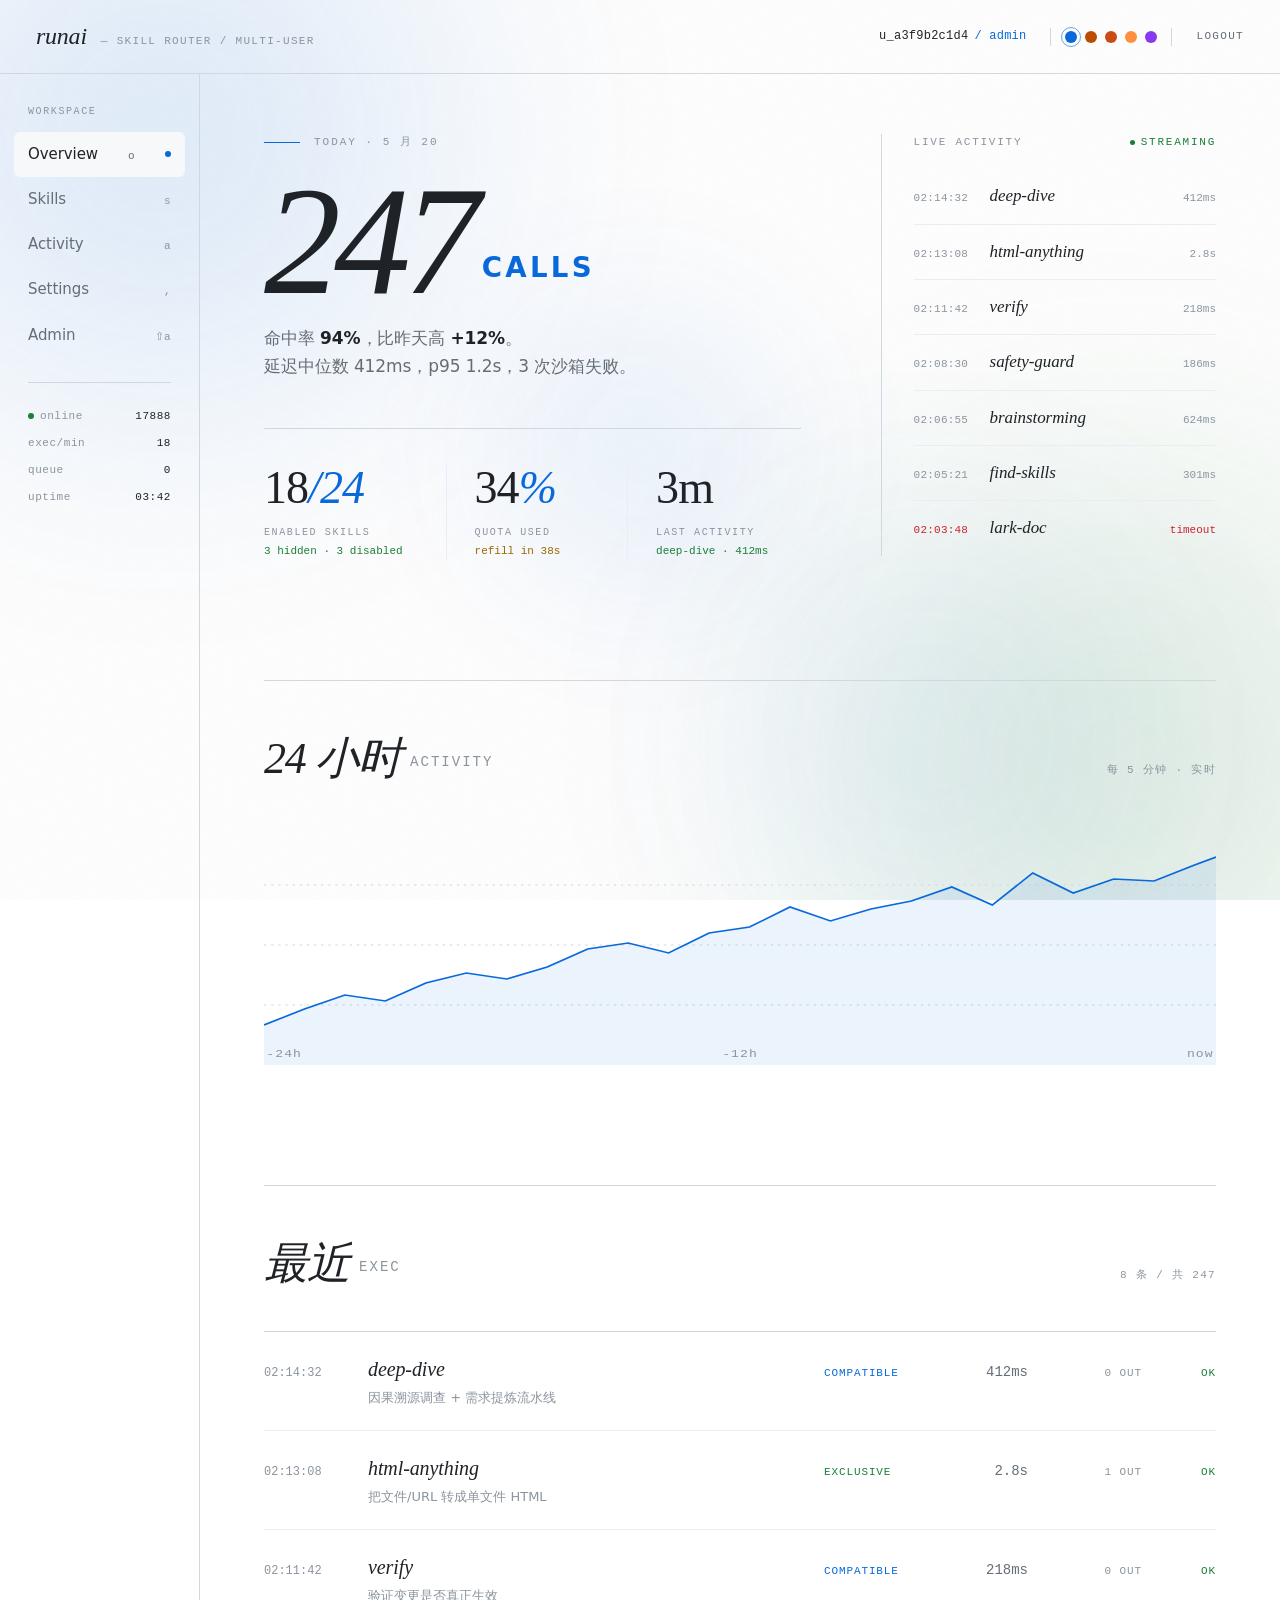
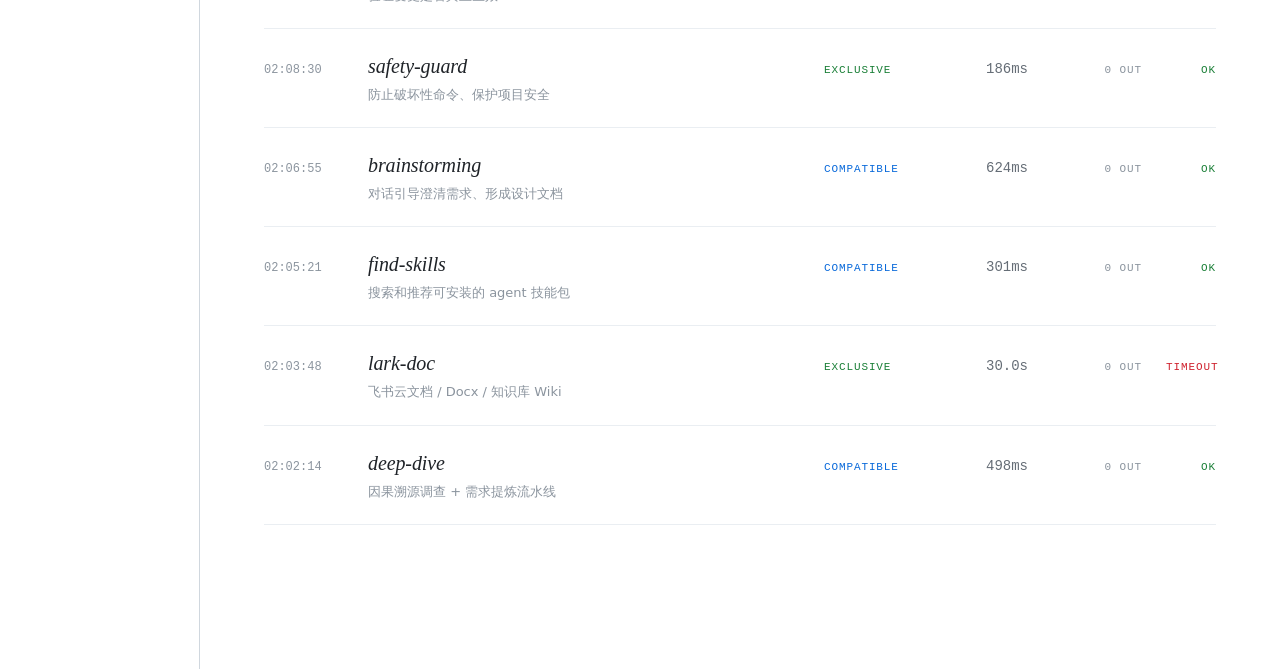
<file: docs/specs/ui-mocks/dashboard-linear.html>
<!doctype html>
<html lang="zh">
<head>
<meta charset="utf-8">
<meta name="viewport" content="width=device-width,initial-scale=1">
<title>runai dashboard · linear</title>
<style>
  :root{
    --serif:ui-serif,"New York","Iowan Old Style","Apple Garamond",Georgia,serif;
    --sans:-apple-system,BlinkMacSystemFont,system-ui,"SF Pro Text","Helvetica Neue",sans-serif;
    --mono:ui-monospace,"SF Mono","JetBrains Mono",Menlo,monospace;
  }

  /* ============ THEMES ============
     5 个浅色变体，主流 GitHub / dev IDE 风格
     默认 github-light，body class 切换 */
  body, body.theme-github{
    --bg:#ffffff;
    --bg-2:#f6f8fa;
    --bg-3:#eaeef2;
    --ink:#1f2328;
    --ink-2:#656d76;
    --ink-3:#8b949e;
    --line:#d0d7de;
    --line-soft:#eaeef2;
    --accent:#0969da;
    --accent-2:#1a7f37;
    --warn:#9a6700;
    --err:#cf222e;
  }
  body.theme-dimmed{
    --bg:#f6f5f1;
    --bg-2:#eeece5;
    --bg-3:#e3e0d5;
    --ink:#22252a;
    --ink-2:#5b5f64;
    --ink-3:#8a8e93;
    --line:#d8d4c8;
    --line-soft:#eae6da;
    --accent:#bc4c00;
    --accent-2:#1a7f37;
    --warn:#9a6700;
    --err:#cf222e;
  }
  body.theme-solarized{
    --bg:#fdf6e3;
    --bg-2:#eee8d5;
    --bg-3:#e3dcbf;
    --ink:#002b36;
    --ink-2:#586e75;
    --ink-3:#93a1a1;
    --line:#d8d2bc;
    --line-soft:#ede5c8;
    --accent:#cb4b16;
    --accent-2:#859900;
    --warn:#b58900;
    --err:#dc322f;
  }
  body.theme-ayu{
    --bg:#fafafa;
    --bg-2:#f3f3f3;
    --bg-3:#e6e6e6;
    --ink:#5c6166;
    --ink-2:#828c99;
    --ink-3:#abafb2;
    --line:#dad8d6;
    --line-soft:#ececec;
    --accent:#ff8f40;
    --accent-2:#399ee6;
    --warn:#fa8d3e;
    --err:#e65050;
  }
  body.theme-catppuccin{
    --bg:#eff1f5;
    --bg-2:#e6e9ef;
    --bg-3:#dce0e8;
    --ink:#4c4f69;
    --ink-2:#6c6f85;
    --ink-3:#9ca0b0;
    --line:#bcc0cc;
    --line-soft:#ccd0da;
    --accent:#8839ef;
    --accent-2:#40a02b;
    --warn:#df8e1d;
    --err:#d20f39;
  }
  *{margin:0;padding:0;box-sizing:border-box}
  ::selection{background:var(--accent);color:#fff}
  html,body{
    font-family:var(--sans);
    font-size:15px;line-height:1.55;
    background:var(--bg);color:var(--ink);
    -webkit-font-smoothing:antialiased;
    text-rendering:optimizeLegibility;
    font-feature-settings:"ss01","ss02","cv11";
    overflow-x:hidden;
    position:relative;
  }
  a{color:inherit;text-decoration:none}
  button{font:inherit;cursor:pointer}

  /* ============ AMBIENT MESH + CURSOR SPOTLIGHT ============
     Stripe / Linear / Vercel 风格的极慢色斑漂移
     - 3 个固定色斑慢漂 (60-90s 周期，几乎察觉不到)
     - 无 opacity 脉动 (避免心跳感)
     - 鼠标跟随 spotlight (cursor-aware glow)
     - 不用 mix-blend-mode (避免在暖色主题上发脏)
     - 颗粒噪点叠在最上，破除塑料感 */
  .mesh{
    position:fixed;inset:0;pointer-events:none;z-index:0;
    overflow:hidden;
  }
  .mesh .blob{
    position:absolute;
    width:65vw;height:65vw;max-width:1000px;max-height:1000px;
    border-radius:50%;
    filter:blur(120px);
    opacity:0.18;
    will-change:transform;
  }
  .mesh .blob.a{
    background:radial-gradient(circle,var(--accent) 0%,transparent 70%);
    top:-22vw;left:-20vw;
    animation:mesh-a 72s ease-in-out infinite alternate;
  }
  .mesh .blob.b{
    background:radial-gradient(circle,var(--accent-2) 0%,transparent 70%);
    bottom:-22vw;right:-20vw;
    animation:mesh-b 86s ease-in-out infinite alternate;
  }
  .mesh .blob.c{
    background:radial-gradient(circle,var(--accent) 0%,transparent 70%);
    top:50%;left:50%;
    width:45vw;height:45vw;max-width:680px;max-height:680px;
    opacity:0.10;
    animation:mesh-c 96s ease-in-out infinite alternate;
  }
  @keyframes mesh-a{
    0%  {transform:translate(0,0)}
    100%{transform:translate(28vw,18vw)}
  }
  @keyframes mesh-b{
    0%  {transform:translate(0,0)}
    100%{transform:translate(-26vw,-16vw)}
  }
  @keyframes mesh-c{
    0%  {transform:translate(-50%,-50%) scale(1)}
    100%{transform:translate(-30%,-65%) scale(1.18)}
  }
  /* cursor spotlight — 跟随鼠标的柔光斑 */
  .cursor-glow{
    position:fixed;pointer-events:none;z-index:0;
    width:520px;height:520px;border-radius:50%;
    background:radial-gradient(circle,var(--accent) 0%,transparent 60%);
    opacity:0.10;
    filter:blur(70px);
    left:var(--mx,50vw);top:var(--my,50vh);
    transform:translate(-50%,-50%);
    transition:left 0.6s cubic-bezier(.2,.7,.3,1),top 0.6s cubic-bezier(.2,.7,.3,1);
    will-change:left,top;
  }
  /* 颗粒噪点 — 极轻 SVG 数据 URL，破除塑料感 */
  .mesh::after{
    content:"";position:absolute;inset:0;
    background-image:url("data:image/svg+xml;utf8,<svg xmlns='http://www.w3.org/2000/svg' width='120' height='120'><filter id='n'><feTurbulence type='fractalNoise' baseFrequency='0.85' numOctaves='2' seed='3'/><feColorMatrix values='0 0 0 0 0  0 0 0 0 0  0 0 0 0 0  0 0 0 0.5 0'/></filter><rect width='120' height='120' filter='url(%23n)'/></svg>");
    background-size:120px 120px;
    opacity:0.04;
    pointer-events:none;
  }
  body.dark .mesh .blob{opacity:0.14}
  body.dark .mesh .blob.c{opacity:0.08}
  body.dark .mesh::after{opacity:0.08}
  @media (prefers-reduced-motion:reduce){
    .mesh .blob,.cursor-glow{animation:none;transition:none}
  }

  /* ============ CUSTOM CURSOR ============
     隐藏原生指针，用 dot + lagging ring 替代
     pointer:fine 才启用 (触屏设备退回原生) */
  @media (pointer:fine){
    *,*::before,*::after{cursor:none !important}
    input[type=text],input:not([type]),textarea,[contenteditable]{
      cursor:text !important;
    }
  }
  /* ============ CURSOR STATE SYSTEM ============
     10 个状态：rest / hover-default / primary / danger / deep / toggle /
                theme(dynamic) / disabled / click / text-input(hide)
     每个 intent 用 CSS 变量控制颜色 + ring 尺寸 + glow，
     JS 切换 .intent-* class */
  .cursor-arrow{
    position:fixed;top:0;left:0;
    pointer-events:none;z-index:9999;
    transition:opacity 0.2s,filter 0.18s;
    will-change:transform;
    filter:drop-shadow(0 2px 3px rgba(0,0,0,0.22));
    --c-fill:var(--ink);
    --c-stroke:var(--ink);
    --c-tip:var(--bg);
    --c-tip-opacity:0.6;
    --c-tip-r:0.7;
  }
  .cursor-arrow svg{display:block;width:18px;height:18px;overflow:visible}
  .cursor-arrow .halo{
    fill:none;stroke:var(--bg);
    stroke-width:4.5;stroke-linejoin:round;stroke-linecap:round;
    transition:stroke 0.18s;
  }
  .cursor-arrow .body{
    fill:var(--c-fill);stroke:var(--c-stroke);
    stroke-width:2.8;stroke-linejoin:round;stroke-linecap:round;
    transition:fill 0.22s,stroke 0.22s,transform 0.12s cubic-bezier(.2,.7,.3,1);
    transform-origin:2px 2px;
  }
  .cursor-arrow .tip{
    fill:var(--c-tip);opacity:var(--c-tip-opacity);
    transition:r 0.22s cubic-bezier(.2,.7,.3,1),
               opacity 0.18s,fill 0.18s;
    r:var(--c-tip-r);
  }

  /* 拖滞光晕环 */
  .cursor-ring{
    position:fixed;top:0;left:0;
    width:var(--r-size,32px);height:var(--r-size,32px);
    border:var(--r-stroke,1px) solid var(--r-color,var(--ink));
    border-radius:50%;
    pointer-events:none;z-index:9998;
    transform:translate(-50%,-50%);
    transition:width 0.26s cubic-bezier(.2,.7,.3,1),
               height 0.26s cubic-bezier(.2,.7,.3,1),
               border-color 0.22s,border-width 0.18s,opacity 0.2s,
               background 0.22s;
    will-change:transform;
    opacity:var(--r-opacity,0.4);mix-blend-mode:multiply;
  }
  .cursor-arrow.hide,.cursor-ring.hide,.cursor-label.hide{opacity:0}

  /* ====== rest (default) ====== */
  /* 不加任何 intent class 时即 rest 状态：ink 三角 + 隐藏 ring */
  .cursor-ring{--r-size:0px;--r-opacity:0}

  /* ====== intent-default: a, button, .nav-item 通用可点 ====== */
  .cursor-arrow.intent-default{
    --c-fill:var(--accent);--c-stroke:var(--accent);
    --c-tip:#fff;--c-tip-opacity:1;--c-tip-r:1.4;
  }
  .cursor-ring.intent-default{
    --r-size:48px;--r-opacity:0.55;
    --r-color:var(--accent);--r-stroke:1px;
    background:radial-gradient(circle,rgba(0,0,0,0.04) 0%,transparent 70%);
  }

  /* ====== intent-primary: CTA / .btn.primary / .dd-opt 关键动作 ====== */
  .cursor-arrow.intent-primary{
    --c-fill:var(--accent);--c-stroke:var(--accent);
    --c-tip:#fff;--c-tip-opacity:1;--c-tip-r:1.6;
  }
  .cursor-ring.intent-primary{
    --r-size:60px;--r-opacity:0.7;
    --r-color:var(--accent);--r-stroke:1.5px;
    background:radial-gradient(circle,rgba(0,0,0,0.05) 0%,transparent 65%);
  }

  /* ====== intent-danger: .btn.danger, disable / 高风险 ====== */
  .cursor-arrow.intent-danger{
    --c-fill:var(--err);--c-stroke:var(--err);
    --c-tip:#fff;--c-tip-opacity:1;--c-tip-r:1.5;
  }
  .cursor-ring.intent-danger{
    --r-size:54px;--r-opacity:0.65;
    --r-color:var(--err);--r-stroke:1.5px;
    background:radial-gradient(circle,rgba(207,34,46,0.08) 0%,transparent 65%);
  }

  /* ====== intent-deep: skill row / drill-in / inspect 深钻探 ====== */
  .cursor-arrow.intent-deep{
    --c-fill:var(--accent);--c-stroke:var(--accent);
    --c-tip:#fff;--c-tip-opacity:1;--c-tip-r:1.6;
  }
  .cursor-ring.intent-deep{
    --r-size:68px;--r-opacity:0.5;
    --r-color:var(--accent);--r-stroke:1px;
    background:radial-gradient(circle,rgba(0,0,0,0.045) 0%,transparent 60%);
  }

  /* ====== intent-toggle: switch 开关，反馈轻 ====== */
  .cursor-arrow.intent-toggle{
    --c-fill:var(--ink);--c-stroke:var(--ink);
    --c-tip:var(--accent);--c-tip-opacity:1;--c-tip-r:1.3;
  }
  .cursor-ring.intent-toggle{
    --r-size:36px;--r-opacity:0.45;
    --r-color:var(--ink-2);
  }

  /* ====== intent-theme: swatch hover，三角变那个主题色（预览）====== */
  .cursor-arrow.intent-theme{
    --c-fill:var(--swatch-c,var(--accent));
    --c-stroke:var(--swatch-c,var(--accent));
    --c-tip:#fff;--c-tip-opacity:1;--c-tip-r:1.5;
  }
  .cursor-ring.intent-theme{
    --r-size:48px;--r-opacity:0.65;
    --r-color:var(--swatch-c,var(--accent));
  }

  /* ====== intent-disabled: hover 在禁用元素上，淡灰 ====== */
  .cursor-arrow.intent-disabled{
    --c-fill:var(--ink-3);--c-stroke:var(--ink-3);
    --c-tip:transparent;--c-tip-opacity:0;
  }
  .cursor-ring.intent-disabled{
    --r-size:28px;--r-opacity:0.25;
    --r-color:var(--ink-3);
  }

  /* ====== click feedback ====== */
  .cursor-arrow.click .body{transform:scale(0.86)}
  .cursor-ring.click{
    --r-size:22px;--r-opacity:0.85;
    --r-stroke:1.5px;
  }

  /* 上下文 label — 跟随手指、hover 时浮现，告诉你做什么 */
  .cursor-label{
    position:fixed;top:0;left:0;
    pointer-events:none;z-index:9999;
    font-family:var(--mono);font-size:10px;
    letter-spacing:0.16em;text-transform:uppercase;
    color:var(--bg);background:var(--ink);
    padding:5px 9px;
    transform:translate(18px,18px);
    opacity:0;
    transition:opacity 0.18s cubic-bezier(.2,.7,.3,1);
    will-change:transform;
    white-space:nowrap;
  }
  .cursor-label.visible{opacity:1}
  .cursor-label.accent{background:var(--accent);color:#fff}

  @media (pointer:coarse){
    .cursor-arrow,.cursor-ring,.cursor-label{display:none}
  }
  @media (prefers-reduced-motion:reduce){
    .cursor-ring{transition:opacity 0.15s,background 0.15s,border-color 0.15s}
  }

  /* 进入文本输入语境时整套 custom cursor 让位给原生 I-beam，避免双指针冲突 */
  body.text-cursor .cursor-arrow,
  body.text-cursor .cursor-ring,
  body.text-cursor .cursor-label{
    opacity:0 !important;
    transition:opacity 0.12s ease;
  }
  body.text-cursor input,
  body.text-cursor textarea,
  body.text-cursor [contenteditable]{
    cursor:text !important;
  }

  /* ============ LAYOUT ============ */
  .shell{display:grid;grid-template-rows:auto 1fr;min-height:100vh;position:relative;z-index:1}

  /* ============ TOP BAR ============ */
  header.bar{
    display:flex;align-items:center;justify-content:space-between;
    padding:18px 36px;
    border-bottom:1px solid var(--line);
  }
  header.bar .brand{display:flex;align-items:baseline;gap:14px}
  header.bar .brand b{
    font-family:var(--serif);
    font-style:italic;font-weight:500;
    font-size:24px;letter-spacing:-0.01em;
    color:var(--ink);
  }
  header.bar .brand .crumb{
    font-family:var(--mono);font-size:11px;
    letter-spacing:0.12em;text-transform:uppercase;
    color:var(--ink-3);
  }
  header.bar .right{display:flex;align-items:center;gap:24px;font-family:var(--mono);font-size:12px;color:var(--ink-2)}
  header.bar .user{
    color:var(--ink-2);background:transparent;
    padding:0;border:none;letter-spacing:0.02em;
  }
  header.bar .user b{color:var(--ink);font-weight:500}
  header.bar .role{color:var(--accent);margin-left:6px}
  header.bar button{
    background:transparent;border:none;
    padding:4px 0;color:var(--ink-2);
    font-family:var(--mono);font-size:11px;
    letter-spacing:0.12em;text-transform:uppercase;
    border-bottom:1px solid transparent;
    transition:color 0.15s,border-color 0.15s;
  }
  header.bar button:hover{color:var(--ink);border-bottom-color:var(--ink)}
  /* theme swatch picker */
  header.bar .swatches{
    display:flex;align-items:center;gap:8px;
    padding:0 14px;border-left:1px solid var(--line);border-right:1px solid var(--line);
    height:18px;
  }
  header.bar .swatch{
    width:12px;height:12px;border-radius:50%;
    padding:0;border:none;cursor:pointer;
    position:relative;
    transition:transform 0.18s cubic-bezier(.2,.7,.3,1);
  }
  header.bar .swatch:hover{transform:scale(1.25)}
  header.bar .swatch.active::after{
    content:"";position:absolute;
    inset:-4px;border-radius:50%;
    border:1px solid currentColor;
    opacity:0.6;
  }
  header.bar .swatch[data-theme="github"]    {background:#0969da;color:#0969da}
  header.bar .swatch[data-theme="dimmed"]    {background:#bc4c00;color:#bc4c00}
  header.bar .swatch[data-theme="solarized"] {background:#cb4b16;color:#cb4b16}
  header.bar .swatch[data-theme="ayu"]       {background:#ff8f40;color:#ff8f40}
  header.bar .swatch[data-theme="catppuccin"]{background:#8839ef;color:#8839ef}

  /* ============ BODY ============ */
  .body-wrap{display:grid;grid-template-columns:200px 1fr;min-height:0}

  /* sidebar */
  aside.side{
    border-right:1px solid var(--line);
    padding:30px 0;
  }
  aside.side .group-label{
    font-family:var(--mono);font-size:10px;
    letter-spacing:0.16em;text-transform:uppercase;
    color:var(--ink-3);
    padding:0 28px 12px;
  }
  aside.side .nav{padding:0 14px}
  aside.side .nav a{
    display:flex;justify-content:space-between;align-items:baseline;
    padding:11px 14px;
    color:var(--ink-2);font-size:15px;font-weight:500;letter-spacing:-0.005em;
    border-radius:6px;
  }
  aside.side .nav a:hover{color:var(--ink);background:var(--bg-2)}
  aside.side .nav a.active{
    color:var(--ink);background:var(--bg-2);
  }
  aside.side .nav a.active::after{
    content:"";display:inline-block;width:6px;height:6px;border-radius:50%;
    background:var(--accent);
    align-self:center;
  }
  aside.side .nav a .key{
    font-family:var(--mono);font-size:11px;color:var(--ink-3);
    letter-spacing:0.04em;
  }
  aside.side .nav a.active .key{color:var(--ink-2)}
  /* admin nav 项除了文字本身不加任何装饰，让它跟普通 nav 一致 */

  aside.side .live-strip{
    margin:24px 28px 0;padding-top:20px;
    border-top:1px solid var(--line);
    font-family:var(--mono);font-size:11px;
    color:var(--ink-3);letter-spacing:0.05em;
  }
  aside.side .live-strip .row{
    display:flex;justify-content:space-between;padding:5px 0;
  }
  aside.side .live-strip .v{color:var(--ink)}
  aside.side .live-strip .dot{
    display:inline-block;width:6px;height:6px;border-radius:50%;
    background:var(--accent-2);
    box-shadow:0 0 0 0 var(--accent-2);
    animation:pulse 2s infinite;
    margin-right:6px;vertical-align:middle;
  }
  @keyframes pulse{
    0%{box-shadow:0 0 0 0 rgba(10,111,62,0.55)}
    70%{box-shadow:0 0 0 6px rgba(10,111,62,0)}
    100%{box-shadow:0 0 0 0 rgba(10,111,62,0)}
  }

  /* main */
  main.main{padding:60px 64px 120px;overflow-x:auto;max-width:1440px}
  .tab{display:none}
  .tab.active{display:block}

  /* ============ TAB: OVERVIEW ============ */
  .hero-grid{
    display:grid;
    grid-template-columns:1.6fr 1fr;
    gap:80px;
    align-items:start;
    margin-bottom:120px;
  }

  .hero-main .eyebrow{
    font-family:var(--mono);font-size:11px;
    letter-spacing:0.18em;text-transform:uppercase;
    color:var(--ink-3);
    margin-bottom:24px;
    display:flex;align-items:center;gap:14px;
  }
  .hero-main .eyebrow::before{
    content:"";width:36px;height:1px;background:var(--accent);
  }

  .hero-main h1{
    font-family:var(--serif);
    font-size:clamp(96px,12vw,168px);
    font-weight:300;
    font-style:italic;
    letter-spacing:-0.045em;
    line-height:0.86;
    margin-bottom:18px;
    color:var(--ink);
  }
  .hero-main .h1-tail{
    font-family:var(--sans);
    font-style:normal;font-weight:700;
    color:var(--accent);
    font-size:0.18em;
    letter-spacing:0.12em;
    vertical-align:0.6em;
    margin-left:8px;
  }

  .hero-main .label{
    font-size:17px;color:var(--ink-2);
    margin-bottom:48px;letter-spacing:-0.005em;
    max-width:520px;line-height:1.6;
  }
  .hero-main .label b{color:var(--ink);font-weight:600}

  .hero-strip{
    display:grid;grid-template-columns:repeat(3,1fr);
    border-top:1px solid var(--line);
    padding-top:36px;
    gap:8px;
  }
  .hero-strip .cell{
    padding-right:28px;
    position:relative;
  }
  .hero-strip .cell + .cell{
    border-left:1px solid var(--line-soft);
    padding-left:28px;
  }
  .hero-strip .n{
    font-family:var(--serif);font-weight:400;
    font-size:46px;line-height:1;letter-spacing:-0.02em;
    color:var(--ink);
    font-variant-numeric:lining-nums tabular-nums;
  }
  .hero-strip .n em{font-style:italic;color:var(--accent)}
  .hero-strip .lbl{
    font-family:var(--mono);font-size:10px;
    letter-spacing:0.16em;text-transform:uppercase;
    color:var(--ink-3);margin-top:14px;
  }
  .hero-strip .delta{
    font-family:var(--mono);font-size:11px;
    color:var(--accent-2);margin-top:3px;
  }
  .hero-strip .delta.warn{color:var(--warn)}

  /* live stream */
  .live-stream{
    border-left:1px solid var(--line);
    padding-left:32px;
    min-height:380px;
  }
  .live-stream .stream-head{
    font-family:var(--mono);font-size:11px;
    letter-spacing:0.16em;text-transform:uppercase;
    color:var(--ink-3);margin-bottom:18px;
    display:flex;justify-content:space-between;
  }
  .live-stream .stream-head .live{
    color:var(--accent-2);display:flex;align-items:center;gap:6px;
  }
  .live-stream .stream-head .live i{
    width:5px;height:5px;border-radius:50%;background:var(--accent-2);
    animation:blink 1.4s infinite;
  }
  @keyframes blink{50%{opacity:0.2}}
  .stream-item{
    display:grid;
    grid-template-columns:62px 1fr auto;
    align-items:baseline;
    gap:14px;
    padding:14px 0;
    border-bottom:1px solid var(--line-soft);
  }
  .stream-item:last-child{border-bottom:none}
  .stream-item .ts{
    font-family:var(--mono);font-size:11px;
    color:var(--ink-3);letter-spacing:0.02em;
  }
  .stream-item .nm{
    font-family:var(--serif);font-style:italic;font-weight:500;
    font-size:17px;color:var(--ink);letter-spacing:-0.005em;
  }
  .stream-item .dur{
    font-family:var(--mono);font-size:11px;
    color:var(--ink-3);
  }
  .stream-item.err .ts,.stream-item.err .dur{color:var(--err)}

  /* Admin top-users — 不复用 stream-item，独立布局避免 user_id 过长撞列 */
  .top-users{
    border-left:1px solid var(--line);
    padding-left:32px;
    min-height:380px;
  }
  .top-users .stream-head{
    font-family:var(--mono);font-size:11px;
    letter-spacing:0.16em;text-transform:uppercase;
    color:var(--ink-3);margin-bottom:18px;
    display:flex;justify-content:space-between;
  }
  .top-users .stream-head .live{
    color:var(--accent-2);display:flex;align-items:center;gap:6px;
  }
  .top-users .stream-head .live i{
    width:5px;height:5px;border-radius:50%;background:var(--accent-2);
    animation:blink 1.4s infinite;
  }
  .tu-row{
    display:grid;
    grid-template-columns:24px 1fr auto;
    gap:16px;align-items:baseline;
    padding:14px 0;
    border-bottom:1px solid var(--line-soft);
    color:inherit;text-decoration:none;
    transition:padding-left 0.18s cubic-bezier(.2,.7,.3,1);
  }
  .tu-row:last-child{border-bottom:none}
  .tu-row:hover{padding-left:8px}
  .tu-row .tu-rank{
    font-family:var(--mono);font-size:11px;color:var(--ink-3);
    letter-spacing:0.04em;
  }
  .tu-row .tu-id{
    font-family:var(--mono);font-size:13px;color:var(--ink);
    letter-spacing:0;
  }
  .tu-row .tu-id small{
    display:block;
    font-family:var(--mono);font-size:10px;
    color:var(--ink-3);
    margin-top:4px;
    letter-spacing:0.12em;text-transform:uppercase;
  }
  .tu-row .tu-calls{
    font-family:var(--serif);font-style:italic;font-weight:400;
    font-size:22px;color:var(--ink);letter-spacing:-0.01em;
    font-variant-numeric:lining-nums tabular-nums;
  }

  /* Admin Top skills — 简洁三段式：rank / name + desc / users / calls */
  .top-skills{border-top:1px solid var(--line)}
  .ts-row{
    display:grid;
    grid-template-columns:36px 1fr 110px 80px;
    gap:24px;align-items:baseline;
    padding:22px 0;
    border-bottom:1px solid var(--line-soft);
  }
  .ts-row .ts-rank{
    font-family:var(--mono);font-size:11px;color:var(--ink-3);
    letter-spacing:0.04em;font-variant-numeric:tabular-nums;
  }
  .ts-row .ts-name{
    font-family:var(--serif);font-style:italic;font-weight:500;
    font-size:22px;color:var(--ink);letter-spacing:-0.01em;
    line-height:1.2;
  }
  .ts-row .ts-name em{
    display:block;
    font-family:var(--sans);font-style:normal;font-weight:400;
    font-size:13.5px;color:var(--ink-3);
    margin-top:5px;letter-spacing:0;line-height:1.45;
  }
  .ts-row .ts-users{
    font-family:var(--mono);font-size:11px;color:var(--ink-3);
    letter-spacing:0.08em;text-transform:uppercase;
    text-align:right;
  }
  .ts-row .ts-calls{
    font-family:var(--serif);font-style:italic;font-weight:400;
    font-size:24px;color:var(--ink);letter-spacing:-0.015em;
    text-align:right;font-variant-numeric:lining-nums tabular-nums;
  }
  .ts-row.warn .ts-name em{color:var(--warn)}
  .ts-row.warn .ts-calls{color:var(--warn)}

  /* big chart */
  .chart-block{
    margin-bottom:120px;
    border-top:1px solid var(--line);
    padding-top:44px;
  }
  .chart-block .head{
    display:flex;justify-content:space-between;align-items:baseline;
    margin-bottom:32px;
  }
  .chart-block .head h2{
    font-family:var(--serif);
    font-size:44px;font-weight:300;font-style:italic;
    letter-spacing:-0.03em;color:var(--ink);
  }
  .chart-block .head .meta{
    font-family:var(--mono);font-size:11px;
    letter-spacing:0.12em;text-transform:uppercase;color:var(--ink-3);
  }
  .chart-wrap{
    height:240px;width:100%;position:relative;
  }
  .chart-wrap svg{width:100%;height:100%}
  .chart-wrap .area-stroke{
    fill:none;stroke:var(--accent);stroke-width:1.6;
  }
  .chart-wrap .area-fill{
    fill:var(--accent);fill-opacity:0.08;
  }
  .chart-wrap .grid line{stroke:var(--line);stroke-dasharray:2 4}
  .chart-wrap .axis text{
    fill:var(--ink-3);font-family:var(--mono);font-size:11px;
    letter-spacing:0.08em;
  }

  /* recent table */
  .recent-block{margin-bottom:24px}
  .recent-block .head{
    display:flex;justify-content:space-between;align-items:baseline;
    margin-bottom:32px;
    border-top:1px solid var(--line);padding-top:44px;
  }
  .recent-block .head h2{
    font-family:var(--serif);
    font-size:44px;font-weight:300;font-style:italic;
    letter-spacing:-0.03em;color:var(--ink);
  }
  .recent-block .head .meta{
    font-family:var(--mono);font-size:11px;
    letter-spacing:0.12em;text-transform:uppercase;color:var(--ink-3);
  }
  .recent-list{border-top:1px solid var(--line)}
  .recent-row{
    display:grid;
    grid-template-columns:80px 1fr 100px 80px 90px 50px;
    gap:24px;align-items:baseline;
    padding:22px 0;
    border-bottom:1px solid var(--line-soft);
  }
  .recent-row .ts{font-family:var(--mono);font-size:12px;color:var(--ink-3)}
  .recent-row .nm{
    font-family:var(--serif);font-style:italic;font-weight:500;
    font-size:20px;color:var(--ink);letter-spacing:-0.005em;
  }
  .recent-row .nm small{
    display:block;font-family:var(--sans);font-style:normal;font-weight:400;
    font-size:13px;color:var(--ink-3);margin-top:3px;letter-spacing:0;
  }
  .recent-row .mode{
    font-family:var(--mono);font-size:11px;
    letter-spacing:0.08em;text-transform:uppercase;
  }
  .recent-row .mode.c{color:var(--accent)}
  .recent-row .mode.e{color:var(--accent-2)}
  .recent-row .dur{font-family:var(--mono);font-size:14px;color:var(--ink-2);text-align:right;font-variant-numeric:tabular-nums}
  .recent-row .out{font-family:var(--mono);font-size:11px;color:var(--ink-3);text-align:right;letter-spacing:0.08em;text-transform:uppercase}
  .recent-row .st{
    font-family:var(--mono);font-size:11px;text-transform:uppercase;letter-spacing:0.08em;
    text-align:right;
  }
  .recent-row .st.ok{color:var(--accent-2)}
  .recent-row .st.err{color:var(--err)}

  /* ============ TAB: SKILLS ============ */
  .tab-head{
    display:flex;justify-content:space-between;align-items:baseline;
    margin-bottom:64px;
    padding-top:8px;
  }
  .tab-head h1{
    font-family:var(--serif);
    font-size:84px;font-weight:300;font-style:italic;
    letter-spacing:-0.04em;line-height:1;color:var(--ink);
  }
  .tab-head h1 em{
    font-style:normal;font-weight:700;font-size:0.4em;
    color:var(--accent);
    letter-spacing:0.04em;
    vertical-align:0.6em;
    margin-left:14px;
    font-family:var(--mono);
  }
  .tab-head .meta-line{
    font-family:var(--mono);font-size:11px;
    letter-spacing:0.14em;text-transform:uppercase;color:var(--ink-3);
    text-align:right;
  }
  .tab-head .meta-line b{color:var(--ink)}

  .filterbar{
    display:flex;gap:24px;margin-bottom:36px;
    padding:18px 0;
    border-top:1px solid var(--line);border-bottom:1px solid var(--line);
    align-items:center;
  }
  .filterbar input,.filterbar select{
    background:transparent;border:none;
    font-family:var(--sans);font-size:15px;
    color:var(--ink);padding:4px 0;
    border-bottom:1px dotted var(--line);
    flex:1;min-width:0;letter-spacing:-0.005em;
  }
  .filterbar input::placeholder{color:var(--ink-3)}
  .filterbar input:focus,.filterbar select:focus{outline:none;border-bottom:1px solid var(--ink);border-bottom-style:solid}
  .filterbar select{
    flex:0 0 180px;
    font-family:var(--mono);font-size:12px;letter-spacing:0.04em;
    -webkit-appearance:none;appearance:none;
    background-image:url("data:image/svg+xml;utf8,<svg xmlns='http://www.w3.org/2000/svg' viewBox='0 0 12 8'><path d='M1 1l5 6 5-6' stroke='%238a857d' stroke-width='1.5' fill='none' stroke-linecap='round'/></svg>");
    background-repeat:no-repeat;
    background-position:right 2px center;
    background-size:10px;
    padding-right:18px;
    cursor:pointer;
  }
  body.dark .filterbar select{
    background-image:url("data:image/svg+xml;utf8,<svg xmlns='http://www.w3.org/2000/svg' viewBox='0 0 12 8'><path d='M1 1l5 6 5-6' stroke='%23a5a098' stroke-width='1.5' fill='none' stroke-linecap='round'/></svg>");
  }
  .filterbar label{font-family:var(--mono);font-size:11px;letter-spacing:0.14em;text-transform:uppercase;color:var(--ink-3)}

  /* ============ CUSTOM DROPDOWN ============
     原生 <select> 点开后是 OS 浮层，CSS 改不动样式。
     这里用自建按钮 + 浮层完整融入页面视觉。 */
  .dropdown{position:relative;display:inline-block}
  .dropdown.fluid{flex:0 0 180px}
  .dropdown-trigger{
    background:transparent;border:none;
    border-bottom:1px dotted var(--line);
    padding:4px 0;width:100%;
    font-family:var(--mono);font-size:12px;
    letter-spacing:0.04em;color:var(--ink);
    cursor:pointer;
    display:flex;justify-content:space-between;align-items:center;gap:14px;
    transition:border-bottom-color 0.15s;
  }
  .dropdown-trigger .dd-chev{
    width:9px;height:9px;display:inline-block;
    border-right:1px solid var(--ink-3);
    border-bottom:1px solid var(--ink-3);
    transform:rotate(45deg);margin-top:-3px;
    transition:transform 0.18s cubic-bezier(.2,.7,.3,1),border-color 0.18s;
  }
  .dropdown.open .dropdown-trigger{
    border-bottom:1px solid var(--ink);
    border-bottom-style:solid;
  }
  .dropdown.open .dropdown-trigger .dd-chev{
    transform:rotate(-135deg);margin-top:3px;
    border-color:var(--ink);
  }
  .dropdown-menu{
    position:absolute;top:calc(100% + 10px);left:0;
    min-width:max(100%, 220px);
    background:var(--bg);
    border-top:1px solid var(--ink);
    z-index:100;
    padding:4px 0;
    opacity:0;transform:translateY(-6px);
    pointer-events:none;
    transition:opacity 0.18s cubic-bezier(.2,.7,.3,1),
               transform 0.18s cubic-bezier(.2,.7,.3,1);
  }
  .dropdown.open .dropdown-menu{
    opacity:1;transform:translateY(0);
    pointer-events:auto;
  }
  .dropdown-menu .dd-opt{
    display:flex;align-items:baseline;gap:10px;
    width:100%;text-align:left;
    background:transparent;border:none;
    padding:9px 16px;
    font-family:var(--mono);font-size:12px;
    color:var(--ink-2);letter-spacing:0.04em;
    cursor:pointer;
    border-bottom:1px solid var(--line-soft);
    transition:background 0.12s,color 0.12s,padding-left 0.18s;
  }
  .dropdown-menu .dd-opt:last-child{border-bottom:none}
  .dropdown-menu .dd-opt:hover{
    background:var(--bg-2);color:var(--ink);
    padding-left:22px;
  }
  .dropdown-menu .dd-opt.active{color:var(--accent)}
  .dropdown-menu .dd-opt.active::before{
    content:"→";color:var(--accent);
    font-family:var(--mono);margin-right:2px;
  }
  .dropdown-menu .dd-opt:not(.active)::before{
    content:"";width:14px;display:inline-block;
  }

  .skill-rows .row{
    display:grid;
    grid-template-columns:48px 1fr 120px 80px 90px 60px;
    gap:20px;
    align-items:baseline;
    padding:28px 0;
    border-bottom:1px solid var(--line-soft);
    cursor:pointer;
  }
  .skill-rows .row .idx{
    font-family:var(--mono);font-size:11px;color:var(--ink-3);
    letter-spacing:0.04em;
  }
  .skill-rows .row .nm{
    font-family:var(--serif);font-style:italic;font-weight:500;
    font-size:24px;color:var(--ink);letter-spacing:-0.01em;
  }
  .skill-rows .row .nm .badge-exec{
    display:inline-block;
    font-family:var(--mono);font-style:normal;font-weight:600;
    font-size:9px;letter-spacing:0.16em;text-transform:uppercase;
    color:var(--accent);border:1px solid var(--accent);
    padding:1px 5px;margin-left:8px;vertical-align:middle;
  }
  .skill-rows .row .nm small{
    display:block;
    font-family:var(--sans);font-style:normal;font-weight:400;
    font-size:13px;color:var(--ink-3);
    margin-top:4px;letter-spacing:0;
  }
  .skill-rows .row .used{
    font-family:var(--serif);font-size:24px;font-weight:300;letter-spacing:-0.01em;
    color:var(--ink-2);text-align:right;
    font-variant-numeric:lining-nums tabular-nums;
  }
  .skill-rows .row .last{font-family:var(--mono);font-size:11px;color:var(--ink-3);text-align:right;letter-spacing:0.04em}
  .skill-rows .row .llm{font-family:var(--mono);font-size:12px;color:var(--ink-2);text-align:right}
  .skill-rows .row .toggle{
    width:38px;height:22px;border-radius:11px;
    background:var(--ink);position:relative;cursor:pointer;
    justify-self:end;
    transition:background 0.18s;
  }
  .skill-rows .row .toggle::after{
    content:"";position:absolute;top:2px;right:2px;
    width:18px;height:18px;border-radius:50%;background:var(--bg);
    transition:transform 0.18s cubic-bezier(.2,.7,.3,1);
  }
  .skill-rows .row.off .toggle{background:var(--bg-3)}
  .skill-rows .row.off .toggle::after{transform:translateX(-16px)}
  .skill-rows .row.off .nm,.skill-rows .row.off .used{color:var(--ink-3)}

  /* Library 子页面切换 (Installed / Market) */
  .library-sub{
    display:flex;gap:32px;align-items:baseline;
    border-bottom:1px solid var(--line);
    margin-bottom:32px;padding-bottom:0;
  }
  .lib-sub{
    font-family:var(--mono);font-size:12px;
    letter-spacing:0.14em;text-transform:uppercase;
    color:var(--ink-3);
    padding:14px 0 16px;
    border-bottom:2px solid transparent;
    margin-bottom:-1px;
    transition:color 0.18s,border-bottom-color 0.18s;
  }
  .lib-sub em{
    font-style:normal;
    font-size:10px;color:var(--ink-3);
    margin-left:8px;letter-spacing:0.06em;
  }
  .lib-sub:hover{color:var(--ink)}
  .lib-sub.active{
    color:var(--ink);
    border-bottom-color:var(--accent);
  }
  .lib-sub.active em{color:var(--accent)}
  .lib-pane{display:none}
  .lib-pane.active{display:block}

  /* Skill detail pane (lib-pane[data-lib="detail"]) */
  .back-link{
    display:inline-flex;align-items:baseline;gap:8px;
    font-family:var(--mono);font-size:11px;
    letter-spacing:0.14em;text-transform:uppercase;
    color:var(--ink-3);
    border-bottom:1px solid transparent;
    padding-bottom:2px;margin-bottom:36px;
    transition:color 0.15s,gap 0.18s cubic-bezier(.2,.7,.3,1),border-bottom-color 0.15s;
  }
  .back-link::before{content:"←";font-family:var(--mono)}
  .back-link:hover{color:var(--ink);gap:12px;border-bottom-color:var(--ink)}

  .detail-hero{margin-bottom:48px;border-bottom:1px solid var(--line);padding-bottom:36px}
  .detail-hero .meta-tag{
    display:flex;align-items:center;gap:14px;
    font-family:var(--mono);font-size:11px;
    letter-spacing:0.14em;text-transform:uppercase;
    color:var(--ink-3);margin-bottom:24px;
  }
  .detail-hero .meta-tag .badge{
    color:var(--accent-2);border:1px solid var(--accent-2);
    padding:2px 7px;
  }
  .detail-hero h1{
    font-family:var(--serif);
    font-size:84px;font-weight:300;font-style:italic;
    letter-spacing:-0.04em;line-height:1;color:var(--ink);
    margin-bottom:22px;
  }
  .detail-hero .desc{
    font-size:18px;color:var(--ink-2);max-width:680px;
    line-height:1.55;letter-spacing:-0.005em;
  }

  /* SKILL.md preview */
  .skill-md{
    font-family:var(--mono);font-size:12.5px;
    line-height:1.7;color:var(--ink);
    background:var(--bg-2);
    border-left:2px solid var(--accent);
    padding:24px 28px;
    overflow-x:auto;
    white-space:pre-wrap;
    border-radius:0 4px 4px 0;
  }
  .skill-md b{color:var(--accent);font-weight:600}

  /* file tree */
  .file-tree{
    font-family:var(--mono);font-size:13px;
    line-height:1.9;color:var(--ink-2);
  }
  .file-tree .ft-row{
    display:grid;grid-template-columns:20px 1fr 90px;gap:14px;
    padding:5px 0;align-items:baseline;
    border-bottom:1px solid var(--line-soft);
  }
  .file-tree .ft-row:last-child{border-bottom:none}
  .file-tree .ft-row.indent{padding-left:28px}
  .file-tree .ft-icon{
    color:var(--ink-3);text-align:center;
  }
  .file-tree .ft-name{
    color:var(--ink);
  }
  .file-tree .ft-name.dir{color:var(--accent);font-weight:500}
  .file-tree .ft-meta{
    color:var(--ink-3);text-align:right;font-size:11px;letter-spacing:0.04em;
  }

  /* code / curl block */
  .code-block{
    font-family:var(--mono);font-size:13px;
    line-height:1.65;color:var(--ink);
    background:var(--bg-2);
    border:1px solid var(--line);
    padding:20px 24px;
    overflow-x:auto;
    border-radius:4px;
    white-space:pre;
  }
  .code-block .k{color:var(--accent)}
  .code-block .s{color:var(--accent-2)}
  .code-block .c{color:var(--ink-3)}

  /* market 行的 install 动作 — serif italic accent，跟 skill 名字的字族同源 */
  .skill-rows .row.mkt .toggle-install{
    font-family:var(--serif);
    font-style:italic;font-weight:400;
    font-size:17px;letter-spacing:-0.005em;
    color:var(--accent);
    background:transparent;border:none;padding:0;
    cursor:pointer;
    justify-self:end;align-self:baseline;
    display:inline-flex;align-items:baseline;gap:6px;
    transition:gap 0.22s cubic-bezier(.2,.7,.3,1),
               color 0.18s;
  }
  .skill-rows .row.mkt .toggle-install::after{
    content:"→";
    font-family:var(--mono);font-style:normal;
    font-size:13px;font-weight:400;
    color:inherit;
    transition:transform 0.22s cubic-bezier(.2,.7,.3,1);
  }
  .skill-rows .row.mkt:hover .toggle-install{gap:12px}
  .skill-rows .row.mkt:hover .toggle-install::after{transform:translateX(3px)}
  .skill-rows .row.mkt .toggle-install:active{transform:scale(0.96)}
  .skill-rows .row.mkt .used{
    font-family:var(--mono);font-size:11px;color:var(--ink-2);letter-spacing:0.04em;text-align:right;
    font-variant-numeric:tabular-nums;
  }
  .skill-rows .row.mkt .last{font-family:var(--mono);font-size:11px;color:var(--ink-3);text-align:right}
  .skill-rows .row.mkt .llm{
    font-family:var(--mono);font-size:10px;color:var(--ink-3);
    letter-spacing:0.12em;text-transform:uppercase;text-align:right;
  }

  /* ============ TAB: ACTIVITY ============ */
  .activity-list .row{
    display:grid;
    grid-template-columns:70px 180px 90px 70px 100px 1fr;
    gap:18px;align-items:baseline;
    padding:16px 0;border-bottom:1px solid var(--line-soft);
  }
  .activity-list .row .ts{font-family:var(--mono);font-size:11px;color:var(--ink-3)}
  .activity-list .row .nm{font-family:var(--serif);font-style:italic;font-weight:500;font-size:16px;color:var(--ink);letter-spacing:-0.005em}
  .activity-list .row .mode{font-family:var(--mono);font-size:10px;text-transform:uppercase;letter-spacing:0.12em;color:var(--accent)}
  .activity-list .row .mode.e{color:var(--accent-2)}
  .activity-list .row .dur{font-family:var(--mono);font-size:12px;color:var(--ink-2);font-variant-numeric:tabular-nums;text-align:right}
  .activity-list .row .tok{font-family:var(--mono);font-size:11px;color:var(--ink-3);text-align:right}
  .activity-list .row .prompt{font-size:13.5px;color:var(--ink-2);overflow:hidden;text-overflow:ellipsis;white-space:nowrap}

  /* ============ TAB: SETTINGS ============ */
  .settings-section{margin-bottom:100px}
  .settings-section:last-child{margin-bottom:24px}
  .settings-section .label{
    font-family:var(--serif);
    font-size:36px;font-weight:300;font-style:italic;letter-spacing:-0.025em;
    color:var(--ink);
    border-bottom:1px solid var(--line);
    padding-bottom:24px;margin-bottom:32px;
    display:flex;justify-content:space-between;align-items:baseline;
  }
  .settings-section .label .helper{
    font-family:var(--mono);font-style:normal;font-size:11px;
    letter-spacing:0.14em;text-transform:uppercase;color:var(--ink-3);
  }

  .pref-row{
    display:grid;
    grid-template-columns:1fr 200px;
    gap:32px;align-items:center;
    padding:26px 0;border-bottom:1px solid var(--line-soft);
  }
  .pref-row .pref-name{font-size:17px;color:var(--ink);font-weight:500;letter-spacing:-0.005em}
  .pref-row .pref-desc{font-size:14px;color:var(--ink-3);margin-top:6px;max-width:520px;line-height:1.55}
  .pref-row .control{display:flex;justify-content:flex-end;align-items:center;gap:10px}

  .toggle-sw{
    width:42px;height:24px;border-radius:12px;
    background:var(--ink);position:relative;cursor:pointer;
    transition:background 0.18s;
  }
  .toggle-sw::after{
    content:"";position:absolute;top:2px;right:2px;
    width:20px;height:20px;border-radius:50%;background:var(--bg);
    transition:transform 0.18s cubic-bezier(.2,.7,.3,1);
  }
  .toggle-sw.off{background:var(--bg-3)}
  .toggle-sw.off::after{transform:translateX(-18px)}

  .select-mini{
    background:transparent;border:none;
    border-bottom:1px dotted var(--line);
    padding:4px 24px 4px 0;
    font-family:var(--mono);font-size:12px;color:var(--ink);
    letter-spacing:0.04em;
    -webkit-appearance:none;appearance:none;
    background-image:url("data:image/svg+xml;utf8,<svg xmlns='http://www.w3.org/2000/svg' viewBox='0 0 12 8'><path d='M1 1l5 6 5-6' stroke='%238a857d' stroke-width='1.5' fill='none' stroke-linecap='round'/></svg>");
    background-repeat:no-repeat;
    background-position:right 4px center;
    background-size:10px;
    cursor:pointer;
    transition:border-bottom-color 0.15s;
  }
  .select-mini:focus{outline:none;border-bottom:1px solid var(--ink);border-bottom-style:solid}
  body.dark .select-mini{
    background-image:url("data:image/svg+xml;utf8,<svg xmlns='http://www.w3.org/2000/svg' viewBox='0 0 12 8'><path d='M1 1l5 6 5-6' stroke='%23a5a098' stroke-width='1.5' fill='none' stroke-linecap='round'/></svg>");
  }
  .slider-mini{
    width:140px;-webkit-appearance:none;appearance:none;
    background:transparent;height:14px;outline:none;cursor:pointer;
  }
  .slider-mini::-webkit-slider-runnable-track{
    background:var(--line);height:1px;border:none;
  }
  .slider-mini::-moz-range-track{
    background:var(--line);height:1px;border:none;
  }
  .slider-mini::-webkit-slider-thumb{
    -webkit-appearance:none;appearance:none;
    margin-top:-6px;
    width:12px;height:12px;border-radius:50%;
    background:var(--accent);border:none;cursor:pointer;
    transition:transform 0.15s;
  }
  .slider-mini::-webkit-slider-thumb:hover{transform:scale(1.25)}
  .slider-mini::-moz-range-thumb{
    width:12px;height:12px;border-radius:50%;
    background:var(--accent);border:none;cursor:pointer;
  }
  .slider-val{font-family:var(--mono);font-size:13px;color:var(--ink);min-width:18px;text-align:right}

  .quota-row{
    display:grid;grid-template-columns:140px 1fr 100px;gap:18px;align-items:center;
    padding:18px 0;border-bottom:1px solid var(--line-soft);
  }
  .quota-row .nm{font-family:var(--mono);font-size:12px;letter-spacing:0.04em;text-transform:uppercase;color:var(--ink-2)}
  .quota-row .bar{height:6px;background:var(--bg-3);position:relative;overflow:hidden}
  .quota-row .bar i{display:block;height:100%;background:var(--ink);transition:width 0.3s}
  .quota-row.warn .bar i{background:var(--warn)}
  .quota-row .num{font-family:var(--mono);font-size:12px;color:var(--ink-3);text-align:right;letter-spacing:0.04em}

  .id-block{display:grid;grid-template-columns:160px 1fr;gap:18px;align-items:baseline;padding:11px 0;border-bottom:1px solid var(--line-soft)}
  .id-block .k{font-family:var(--mono);font-size:11px;letter-spacing:0.14em;text-transform:uppercase;color:var(--ink-3)}
  .id-block .v{font-family:var(--mono);font-size:13px;color:var(--ink)}

  .btn{
    background:transparent;border:none;
    padding:8px 0;font-family:var(--mono);font-size:11px;
    letter-spacing:0.14em;text-transform:uppercase;color:var(--ink-2);
    margin:0 28px 6px 0;
    border-bottom:1px solid var(--line);
    position:relative;display:inline-flex;align-items:baseline;gap:8px;
    transition:color 0.18s,border-bottom-color 0.18s;
  }
  .btn::after{
    content:"→";font-family:var(--mono);
    transition:transform 0.18s cubic-bezier(.2,.7,.3,1);
    color:inherit;
  }
  .btn:hover{color:var(--ink);border-bottom-color:var(--ink)}
  .btn:hover::after{transform:translateX(4px)}
  .btn.danger{color:var(--err)}
  .btn.danger:hover{border-bottom-color:var(--err)}
  .btn.primary{color:var(--accent)}
  .btn.primary:hover{border-bottom-color:var(--accent)}

  /* ============ TAB: ADMIN ============ */
  .admin-stats{
    display:grid;grid-template-columns:repeat(4,1fr);
    border-top:1px solid var(--line);border-bottom:1px solid var(--line);
    margin-bottom:48px;
  }
  .admin-stats .cell{padding:24px 24px 24px 0;border-left:1px solid var(--line)}
  .admin-stats .cell:first-child{border-left:none}
  .admin-stats .cell + .cell{padding-left:24px}
  .admin-stats .n{
    font-family:var(--serif);font-size:54px;font-weight:300;font-style:italic;
    letter-spacing:-0.025em;color:var(--ink);line-height:1;
    font-variant-numeric:lining-nums tabular-nums;
  }
  .admin-stats .lbl{font-family:var(--mono);font-size:10px;letter-spacing:0.16em;text-transform:uppercase;color:var(--ink-3);margin-top:14px}
  .admin-stats .delta{font-family:var(--mono);font-size:11px;color:var(--accent-2);margin-top:3px}

  .users-tbl{width:100%;border-collapse:collapse}
  .users-tbl thead th{
    font-family:var(--mono);font-size:10px;
    letter-spacing:0.16em;text-transform:uppercase;
    color:var(--ink-3);text-align:left;font-weight:500;
    padding:16px 14px 16px 0;
    border-bottom:1px solid var(--line);
  }
  .users-tbl thead th.num{text-align:right}
  .users-tbl tbody td{padding:22px 14px 22px 0;border-bottom:1px solid var(--line-soft)}
  .users-tbl tbody td.num{text-align:right;font-family:var(--mono);font-size:13px;color:var(--ink-2);font-variant-numeric:tabular-nums}
  .users-tbl tbody .uid{font-family:var(--mono);font-size:13px;color:var(--ink)}
  .users-tbl tbody .when{font-family:var(--mono);font-size:11px;color:var(--ink-3)}
  .users-tbl tbody .st{font-family:var(--mono);font-size:10px;letter-spacing:0.14em;text-transform:uppercase}
  .users-tbl tbody .st.admin{color:var(--accent)}
  .users-tbl tbody .st.active{color:var(--accent-2)}
  .users-tbl tbody .st.disabled{color:var(--ink-3)}
  .users-tbl tbody .act{font-family:var(--mono);font-size:11px;color:var(--ink-2);letter-spacing:0.06em}
  .users-tbl tbody .act a:hover{color:var(--ink)}

  /* responsive */
  @media (max-width:880px){
    .body-wrap{grid-template-columns:1fr}
    aside.side{display:none}
    main.main{padding:24px}
    .hero-grid{grid-template-columns:1fr;gap:48px}
    .live-stream{border-left:none;padding-left:0;border-top:1px solid var(--line);padding-top:30px}
    .recent-row{grid-template-columns:1fr 1fr;gap:8px}
    .recent-row .ts,.recent-row .mode,.recent-row .out{display:none}
    .skill-rows .row{grid-template-columns:1fr 80px}
    .skill-rows .row .idx,.skill-rows .row .last,.skill-rows .row .llm{display:none}
    .tab-head h1{font-size:54px}
    .hero-main h1{font-size:84px}
  }
</style>
</head>
<body>

<div class="mesh" aria-hidden="true">
  <div class="blob a"></div>
  <div class="blob b"></div>
  <div class="blob c"></div>
</div>
<div class="cursor-glow" aria-hidden="true"></div>
<div class="cursor-arrow hide" aria-hidden="true">
  <svg viewBox="0 0 18 18">
    <!-- 纯三角形 3 顶点：tip 左上 / 右点 / 下点；NW 朝向 -->
    <path class="halo" d="M2 2 L14 7 L7 14 Z"/>
    <path class="body" d="M2 2 L14 7 L7 14 Z"/>
    <circle class="tip" cx="2" cy="2"/>
  </svg>
</div>
<div class="cursor-ring hide" aria-hidden="true"></div>
<div class="cursor-label hide" aria-hidden="true"></div>

<div class="shell">

  <!-- ============ TOP BAR ============ -->
  <header class="bar">
    <div class="brand">
      <b>runai</b>
      <span class="crumb">— skill router / multi-user</span>
    </div>
    <div class="right">
      <span class="user"><b>u_a3f9b2c1d4</b><span class="role">/ admin</span></span>
      <div class="swatches" title="切换主题">
        <button class="swatch active" data-theme="github" title="GitHub Light"></button>
        <button class="swatch" data-theme="dimmed" title="GitHub Dimmed (warm)"></button>
        <button class="swatch" data-theme="solarized" title="Solarized Light"></button>
        <button class="swatch" data-theme="ayu" title="Ayu Light"></button>
        <button class="swatch" data-theme="catppuccin" title="Catppuccin Latte"></button>
      </div>
      <button>logout</button>
    </div>
  </header>

  <div class="body-wrap">

    <!-- ============ SIDEBAR ============ -->
    <aside class="side">
      <div class="group-label">workspace</div>
      <nav class="nav">
        <a href="#" class="active" data-tab="overview"><span>Overview</span><span class="key">o</span></a>
        <a href="#" data-tab="skills"><span>Skills</span><span class="key">s</span></a>
        <a href="#" data-tab="activity"><span>Activity</span><span class="key">a</span></a>
        <a href="#" data-tab="settings"><span>Settings</span><span class="key">,</span></a>
        <a href="#" class="admin" data-tab="admin"><span>Admin</span><span class="key">⇧a</span></a>
      </nav>

      <div class="live-strip">
        <div class="row"><span><span class="dot"></span>online</span><span class="v">17888</span></div>
        <div class="row"><span>exec/min</span><span class="v">18</span></div>
        <div class="row"><span>queue</span><span class="v">0</span></div>
        <div class="row"><span>uptime</span><span class="v">03:42</span></div>
      </div>
    </aside>

    <!-- ============ MAIN ============ -->
    <main class="main">

      <!-- =========== OVERVIEW =========== -->
      <section class="tab active" data-pane="overview">

        <div class="hero-grid">

          <div class="hero-main">
            <div class="eyebrow">today · 5 月 20</div>
            <h1>247<span class="h1-tail">CALLS</span></h1>
            <p class="label">命中率 <b>94%</b>，比昨天高 <b>+12%</b>。<br>
              延迟中位数 412ms，p95 1.2s，3 次沙箱失败。</p>

            <div class="hero-strip">
              <div class="cell">
                <div class="n">18<em>/24</em></div>
                <div class="lbl">enabled skills</div>
                <div class="delta">3 hidden · 3 disabled</div>
              </div>
              <div class="cell">
                <div class="n">34<em>%</em></div>
                <div class="lbl">quota used</div>
                <div class="delta warn">refill in 38s</div>
              </div>
              <div class="cell">
                <div class="n">3m</div>
                <div class="lbl">last activity</div>
                <div class="delta">deep-dive · 412ms</div>
              </div>
            </div>
          </div>

          <div class="live-stream">
            <div class="stream-head">
              <span>live activity</span>
              <span class="live"><i></i>streaming</span>
            </div>
            <div class="stream-item">
              <div class="ts">02:14:32</div>
              <div class="nm">deep-dive</div>
              <div class="dur">412ms</div>
            </div>
            <div class="stream-item">
              <div class="ts">02:13:08</div>
              <div class="nm">html-anything</div>
              <div class="dur">2.8s</div>
            </div>
            <div class="stream-item">
              <div class="ts">02:11:42</div>
              <div class="nm">verify</div>
              <div class="dur">218ms</div>
            </div>
            <div class="stream-item">
              <div class="ts">02:08:30</div>
              <div class="nm">safety-guard</div>
              <div class="dur">186ms</div>
            </div>
            <div class="stream-item">
              <div class="ts">02:06:55</div>
              <div class="nm">brainstorming</div>
              <div class="dur">624ms</div>
            </div>
            <div class="stream-item">
              <div class="ts">02:05:21</div>
              <div class="nm">find-skills</div>
              <div class="dur">301ms</div>
            </div>
            <div class="stream-item err">
              <div class="ts">02:03:48</div>
              <div class="nm">lark-doc</div>
              <div class="dur">timeout</div>
            </div>
          </div>

        </div>

        <div class="chart-block">
          <div class="head">
            <h2>24 小时 <em style="font-style:normal;font-family:var(--mono);font-size:0.32em;letter-spacing:0.14em;text-transform:uppercase;color:var(--ink-3);font-weight:500;vertical-align:0.5em">activity</em></h2>
            <div class="meta">每 5 分钟 · 实时</div>
          </div>
          <div class="chart-wrap">
            <svg viewBox="0 0 800 240" preserveAspectRatio="none">
              <g class="grid">
                <line x1="0" y1="60"  x2="800" y2="60"/>
                <line x1="0" y1="120" x2="800" y2="120"/>
                <line x1="0" y1="180" x2="800" y2="180"/>
              </g>
              <path class="area-fill" d="M0,200 L34,184 L68,170 L102,176 L136,158 L170,148 L204,154 L238,142 L272,124 L306,118 L340,128 L374,108 L408,102 L442,82 L476,96 L510,84 L544,76 L578,62 L612,80 L646,48 L680,68 L714,54 L748,56 L782,40 L800,32 L800,240 L0,240 Z"/>
              <path class="area-stroke" d="M0,200 L34,184 L68,170 L102,176 L136,158 L170,148 L204,154 L238,142 L272,124 L306,118 L340,128 L374,108 L408,102 L442,82 L476,96 L510,84 L544,76 L578,62 L612,80 L646,48 L680,68 L714,54 L748,56 L782,40 L800,32"/>
              <g class="axis">
                <text x="2"   y="232">-24h</text>
                <text x="400" y="232" text-anchor="middle">-12h</text>
                <text x="798" y="232" text-anchor="end">now</text>
              </g>
            </svg>
          </div>
        </div>

        <div class="recent-block">
          <div class="head">
            <h2>最近 <em style="font-style:normal;font-family:var(--mono);font-size:0.32em;letter-spacing:0.14em;text-transform:uppercase;color:var(--ink-3);font-weight:500;vertical-align:0.5em">exec</em></h2>
            <div class="meta">8 条 / 共 247</div>
          </div>
          <div class="recent-list">
            <div class="recent-row">
              <div class="ts">02:14:32</div>
              <div class="nm">deep-dive <small>因果溯源调查 + 需求提炼流水线</small></div>
              <div class="mode c">Compatible</div>
              <div class="dur">412ms</div>
              <div class="out">0 out</div>
              <div class="st ok">ok</div>
            </div>
            <div class="recent-row">
              <div class="ts">02:13:08</div>
              <div class="nm">html-anything <small>把文件/URL 转成单文件 HTML</small></div>
              <div class="mode e">Exclusive</div>
              <div class="dur">2.8s</div>
              <div class="out">1 out</div>
              <div class="st ok">ok</div>
            </div>
            <div class="recent-row">
              <div class="ts">02:11:42</div>
              <div class="nm">verify <small>验证变更是否真正生效</small></div>
              <div class="mode c">Compatible</div>
              <div class="dur">218ms</div>
              <div class="out">0 out</div>
              <div class="st ok">ok</div>
            </div>
            <div class="recent-row">
              <div class="ts">02:08:30</div>
              <div class="nm">safety-guard <small>防止破坏性命令、保护项目安全</small></div>
              <div class="mode e">Exclusive</div>
              <div class="dur">186ms</div>
              <div class="out">0 out</div>
              <div class="st ok">ok</div>
            </div>
            <div class="recent-row">
              <div class="ts">02:06:55</div>
              <div class="nm">brainstorming <small>对话引导澄清需求、形成设计文档</small></div>
              <div class="mode c">Compatible</div>
              <div class="dur">624ms</div>
              <div class="out">0 out</div>
              <div class="st ok">ok</div>
            </div>
            <div class="recent-row">
              <div class="ts">02:05:21</div>
              <div class="nm">find-skills <small>搜索和推荐可安装的 agent 技能包</small></div>
              <div class="mode c">Compatible</div>
              <div class="dur">301ms</div>
              <div class="out">0 out</div>
              <div class="st ok">ok</div>
            </div>
            <div class="recent-row">
              <div class="ts">02:03:48</div>
              <div class="nm">lark-doc <small>飞书云文档 / Docx / 知识库 Wiki</small></div>
              <div class="mode e">Exclusive</div>
              <div class="dur">30.0s</div>
              <div class="out">0 out</div>
              <div class="st err">timeout</div>
            </div>
            <div class="recent-row">
              <div class="ts">02:02:14</div>
              <div class="nm">deep-dive <small>因果溯源调查 + 需求提炼流水线</small></div>
              <div class="mode c">Compatible</div>
              <div class="dur">498ms</div>
              <div class="out">0 out</div>
              <div class="st ok">ok</div>
            </div>
          </div>
        </div>
      </section>

      <!-- =========== SKILLS (LIBRARY) =========== -->
      <section class="tab" data-pane="skills">
        <div class="tab-head">
          <h1>Library<em>18 installed</em></h1>
          <div class="meta-line">点 skill 行进入详情 · description / SKILL.md / files / 调用历史</div>
        </div>

        <div class="library-sub">
          <a href="#" class="lib-sub active" data-sub="installed">已安装<em>18</em></a>
          <a href="#" class="lib-sub" data-sub="market">市场<em>1247</em></a>
        </div>

        <!-- 已安装 -->
        <div class="lib-pane active" data-lib="installed">
          <div class="filterbar">
            <label>filter</label>
            <input type="text" placeholder="名字 / 描述 / summary"/>
            <label>sort</label>
            <div class="dropdown fluid">
              <button type="button" class="dropdown-trigger">
                <span class="dd-label">综合分高 → 低</span>
                <span class="dd-chev"></span>
              </button>
              <div class="dropdown-menu" role="listbox">
                <button type="button" class="dd-opt active" data-value="score-desc">综合分高 → 低</button>
                <button type="button" class="dd-opt" data-value="used-desc">使用次数高 → 低</button>
                <button type="button" class="dd-opt" data-value="name">名字</button>
                <button type="button" class="dd-opt" data-value="off-first">未启用优先</button>
              </div>
            </div>
          </div>

          <div class="skill-rows">
          <div class="row">
            <div class="idx">01</div>
            <div class="nm">find-skills<span class="badge-exec">exec</span>
              <small>搜索和推荐可安装的 agent 技能包</small></div>
            <div class="used">124</div>
            <div class="last">3m ago</div>
            <div class="llm">9.1</div>
            <div class="toggle"></div>
          </div>
          <div class="row">
            <div class="idx">02</div>
            <div class="nm">deep-dive<span class="badge-exec">exec</span>
              <small>因果溯源调查 + 需求提炼的二级流水线</small></div>
            <div class="used">87</div>
            <div class="last">8m ago</div>
            <div class="llm">8.7</div>
            <div class="toggle"></div>
          </div>
          <div class="row">
            <div class="idx">03</div>
            <div class="nm">safety-guard
              <small>防止破坏性命令执行、保护项目安全</small></div>
            <div class="used">76</div>
            <div class="last">22m ago</div>
            <div class="llm">8.2</div>
            <div class="toggle"></div>
          </div>
          <div class="row off">
            <div class="idx">04</div>
            <div class="nm">verify
              <small>验证变更是否真正生效</small></div>
            <div class="used">62</div>
            <div class="last">1h ago</div>
            <div class="llm">7.9</div>
            <div class="toggle"></div>
          </div>
          <div class="row">
            <div class="idx">05</div>
            <div class="nm">brainstorming
              <small>编码前通过对话引导澄清需求、形成设计文档</small></div>
            <div class="used">58</div>
            <div class="last">2h ago</div>
            <div class="llm">8.4</div>
            <div class="toggle"></div>
          </div>
          <div class="row">
            <div class="idx">06</div>
            <div class="nm">lark-doc<span class="badge-exec">exec</span>
              <small>飞书云文档 / Docx / 知识库 Wiki</small></div>
            <div class="used">54</div>
            <div class="last">3h ago</div>
            <div class="llm">8.0</div>
            <div class="toggle"></div>
          </div>
          <div class="row">
            <div class="idx">07</div>
            <div class="nm">html-anything<span class="badge-exec">exec</span>
              <small>把任意答案/文件/URL 转成单文件 HTML</small></div>
            <div class="used">49</div>
            <div class="last">4h ago</div>
            <div class="llm">9.0</div>
            <div class="toggle"></div>
          </div>
          <div class="row">
            <div class="idx">08</div>
            <div class="nm">claude-api
              <small>构建/调试/优化 Claude API 应用</small></div>
            <div class="used">43</div>
            <div class="last">6h ago</div>
            <div class="llm">8.6</div>
            <div class="toggle"></div>
          </div>
          <div class="row">
            <div class="idx">09</div>
            <div class="nm">security-review
              <small>对当前分支待提交变更做安全审查</small></div>
            <div class="used">38</div>
            <div class="last">8h ago</div>
            <div class="llm">8.3</div>
            <div class="toggle"></div>
          </div>
          <div class="row off">
            <div class="idx">10</div>
            <div class="nm">simplify
              <small>review changed code · 复用 / 质量 / 效率</small></div>
            <div class="used">19</div>
            <div class="last">2d ago</div>
            <div class="llm">7.4</div>
            <div class="toggle"></div>
          </div>
        </div>
        </div>

        <!-- 市场 -->
        <div class="lib-pane" data-lib="market" hidden>
          <div class="filterbar">
            <label>search</label>
            <input type="text" placeholder="搜全网 skill (1247 个 · 来自 184 个 source)"/>
            <label>category</label>
            <div class="dropdown fluid">
              <button type="button" class="dropdown-trigger">
                <span class="dd-label">全部</span>
                <span class="dd-chev"></span>
              </button>
              <div class="dropdown-menu">
                <button type="button" class="dd-opt active" data-value="all">全部</button>
                <button type="button" class="dd-opt" data-value="dev">开发工具</button>
                <button type="button" class="dd-opt" data-value="doc">文档协作</button>
                <button type="button" class="dd-opt" data-value="data">数据分析</button>
                <button type="button" class="dd-opt" data-value="design">设计</button>
                <button type="button" class="dd-opt" data-value="ops">运维 / 监控</button>
              </div>
            </div>
          </div>

          <div class="skill-rows market">
            <div class="row mkt">
              <div class="idx">M1</div>
              <div class="nm">data-analyzer<span class="badge-exec">exec</span>
                <small>多源数据探查 + 自动图表生成 · pandas / matplotlib 预装</small></div>
              <div class="used">★ 4.8</div>
              <div class="last">48k installs</div>
              <div class="llm">opensource</div>
              <div class="toggle-install">install</div>
            </div>
            <div class="row mkt">
              <div class="idx">M2</div>
              <div class="nm">code-search<span class="badge-exec">exec</span>
                <small>跨仓库语义搜索代码片段 · ast-grep + bm25</small></div>
              <div class="used">★ 4.7</div>
              <div class="last">36k installs</div>
              <div class="llm">opensource</div>
              <div class="toggle-install">install</div>
            </div>
            <div class="row mkt">
              <div class="idx">M3</div>
              <div class="nm">ml-trainer<span class="badge-exec">exec</span>
                <small>PyTorch 训练 helper · 自动 sweep / 早停 / 可视化 loss</small></div>
              <div class="used">★ 4.6</div>
              <div class="last">28k installs</div>
              <div class="llm">opensource</div>
              <div class="toggle-install">install</div>
            </div>
            <div class="row mkt">
              <div class="idx">M4</div>
              <div class="nm">api-mock
                <small>从 OpenAPI 描述生成 mock server · 一行启动</small></div>
              <div class="used">★ 4.5</div>
              <div class="last">22k installs</div>
              <div class="llm">opensource</div>
              <div class="toggle-install">install</div>
            </div>
            <div class="row mkt">
              <div class="idx">M5</div>
              <div class="nm">db-migrate<span class="badge-exec">exec</span>
                <small>Postgres / MySQL / SQLite 迁移生成器 · dry-run 默认</small></div>
              <div class="used">★ 4.5</div>
              <div class="last">18k installs</div>
              <div class="llm">opensource</div>
              <div class="toggle-install">install</div>
            </div>
            <div class="row mkt">
              <div class="idx">M6</div>
              <div class="nm">screenshot-diff<span class="badge-exec">exec</span>
                <small>视觉回归测试 · headless chrome + ssim diff</small></div>
              <div class="used">★ 4.4</div>
              <div class="last">14k installs</div>
              <div class="llm">opensource</div>
              <div class="toggle-install">install</div>
            </div>
            <div class="row mkt">
              <div class="idx">M7</div>
              <div class="nm">notion-sync
                <small>Notion ↔ markdown 双向同步 · 支持 database / page</small></div>
              <div class="used">★ 4.3</div>
              <div class="last">11k installs</div>
              <div class="llm">opensource</div>
              <div class="toggle-install">install</div>
            </div>
            <div class="row mkt">
              <div class="idx">M8</div>
              <div class="nm">log-parser<span class="badge-exec">exec</span>
                <small>JSON / regex / nginx / k8s 日志统一查询接口</small></div>
              <div class="used">★ 4.2</div>
              <div class="last">9k installs</div>
              <div class="llm">opensource</div>
              <div class="toggle-install">install</div>
            </div>
          </div>

          <div style="margin-top:32px;text-align:center;font-family:var(--mono);font-size:11px;letter-spacing:0.14em;color:var(--ink-3);text-transform:uppercase">
            +1239 more · <a href="#" style="color:var(--accent);border-bottom:1px dotted var(--accent)">浏览全部市场 →</a>
          </div>
        </div>

        <!-- 单 skill 详情 (点击列表行进入；back 链返回) -->
        <div class="lib-pane" data-lib="detail" hidden>
          <a href="#" class="back-link" data-back-to="installed">back to library</a>

          <div class="detail-hero">
            <div class="meta-tag">
              <span class="badge">installed</span>
              <span>v2.1.4 · ghcr.io/crosery/runai-deep-dive</span>
              <span>更新于 3d ago</span>
            </div>
            <h1 id="detail-name">deep-dive</h1>
            <p class="desc" id="detail-desc">因果溯源调查 + 需求提炼的二级流水线。先查根因再精准定义做什么。triggers 包括 深潜 / root cause / 追根溯源 / 问题定位 / 3点注入 / 平行调查 等场景词。</p>
          </div>

          <div class="hero-strip" style="border-top:none;padding-top:0;margin-bottom:80px">
            <div class="cell">
              <div class="n">87</div>
              <div class="lbl">your calls 24h</div>
              <div class="delta">+12% vs 昨</div>
            </div>
            <div class="cell">
              <div class="n">312</div>
              <div class="lbl">network 24h</div>
              <div class="delta">18 users</div>
            </div>
            <div class="cell">
              <div class="n">412<em style="font-size:0.4em;font-family:var(--mono);letter-spacing:0.06em">ms</em></div>
              <div class="lbl">your avg latency</div>
              <div class="delta">p95 1.2s</div>
            </div>
          </div>

          <div class="settings-section">
            <div class="label">SKILL.md <span class="helper">注入到 claude 的指令</span></div>
            <pre class="skill-md"><b>---
name: deep-dive
description: 因果溯源调查+需求提炼的二级流水线
triggers: 深潜, 深度调查, root cause, 根因分析, 追根溯源,
          先调查后执行, 问题定位, 3 点注入, 平行调查
inputs: 用户描述的问题 / 现象 / 故障 / 探索目标
outputs: 因果溯源报告 + 规格说明书 (spec) + 可接 plan / autopilot
---</b>

## 使用场景

当用户描述一个问题或目标，但根因不清晰时，先做溯源调查
再精准定义需求，避免基于错觉症状做错决策。

## 流程

1. <b>三点注入</b>：在用户上下文中插入 3 个并行的根因假设
2. <b>平行调查</b>：每个假设独立 grep / read / test 验证
3. <b>因果合并</b>：把验证下来的 fact 收敛成单一根因
4. <b>需求重提</b>：基于根因输出 spec，标注哪些是必做、哪些可延后
5. <b>对接执行</b>：spec 直接喂给 plan / autopilot</pre>
          </div>

          <div class="settings-section">
            <div class="label">文件 <span class="helper">7 个 · 总 24.6 KB</span></div>
            <div class="file-tree">
              <div class="ft-row">
                <span class="ft-icon">─</span>
                <span class="ft-name">SKILL.md</span>
                <span class="ft-meta">3.2 KB</span>
              </div>
              <div class="ft-row">
                <span class="ft-icon">└</span>
                <span class="ft-name dir">references/</span>
                <span class="ft-meta">5 files · 18 KB</span>
              </div>
              <div class="ft-row indent">
                <span class="ft-icon">├</span>
                <span class="ft-name">trace-template.md</span>
                <span class="ft-meta">1.8 KB</span>
              </div>
              <div class="ft-row indent">
                <span class="ft-icon">├</span>
                <span class="ft-name">parallel-investigate.md</span>
                <span class="ft-meta">4.2 KB</span>
              </div>
              <div class="ft-row indent">
                <span class="ft-icon">├</span>
                <span class="ft-name">interview-questions.md</span>
                <span class="ft-meta">3.6 KB</span>
              </div>
              <div class="ft-row indent">
                <span class="ft-icon">├</span>
                <span class="ft-name">spec-output-format.md</span>
                <span class="ft-meta">2.4 KB</span>
              </div>
              <div class="ft-row indent">
                <span class="ft-icon">└</span>
                <span class="ft-name">examples/3-cases.md</span>
                <span class="ft-meta">6.0 KB</span>
              </div>
              <div class="ft-row">
                <span class="ft-icon">└</span>
                <span class="ft-name dir">scripts/</span>
                <span class="ft-meta">1 file · 3.4 KB</span>
              </div>
              <div class="ft-row indent">
                <span class="ft-icon">└</span>
                <span class="ft-name">root-cause-trace.sh</span>
                <span class="ft-meta">3.4 KB</span>
              </div>
            </div>
          </div>

          <div class="settings-section">
            <div class="label">你的调用历史 <span class="helper">最近 8 条 · 共 87 次</span></div>
            <table class="users-tbl">
              <thead>
                <tr>
                  <th>ts</th>
                  <th>mode</th>
                  <th class="num">latency</th>
                  <th class="num">tokens</th>
                  <th>prompt 摘要</th>
                  <th class="num">status</th>
                </tr>
              </thead>
              <tbody>
                <tr><td class="when">02:14:32</td><td class="st admin">compat</td><td class="num">412ms</td><td class="num">1.2k → 156</td><td>runai 这个项目目前有个痛点 ...</td><td class="num"><span style="color:var(--accent-2)">ok</span></td></tr>
                <tr><td class="when">02:02:14</td><td class="st admin">compat</td><td class="num">498ms</td><td class="num">1.4k → 312</td><td>为什么 ci 又挂了</td><td class="num"><span style="color:var(--accent-2)">ok</span></td></tr>
                <tr><td class="when">昨 18:24</td><td class="st admin">compat</td><td class="num">624ms</td><td class="num">2.1k → 480</td><td>这个 bug 在 v0.10 就有，找一下根</td><td class="num"><span style="color:var(--accent-2)">ok</span></td></tr>
                <tr><td class="when">昨 16:08</td><td class="st admin">compat</td><td class="num">386ms</td><td class="num">980 → 142</td><td>训练 reward 在 step 4k 后突然降</td><td class="num"><span style="color:var(--accent-2)">ok</span></td></tr>
                <tr><td class="when">昨 11:42</td><td class="st admin">compat</td><td class="num">512ms</td><td class="num">1.6k → 240</td><td>multi-user redesign 真的需要 admin bootstrap 吗</td><td class="num"><span style="color:var(--accent-2)">ok</span></td></tr>
                <tr><td class="when">前天</td><td class="st admin">compat</td><td class="num">298ms</td><td class="num">820 → 98</td><td>install.sh 在 windows 上 utf-8 编码错</td><td class="num"><span style="color:var(--accent-2)">ok</span></td></tr>
                <tr><td class="when">前天</td><td class="st admin">compat</td><td class="num">428ms</td><td class="num">1.1k → 184</td><td>scanner 在非默认 RUNE_DATA_DIR 下行为</td><td class="num"><span style="color:var(--accent-2)">ok</span></td></tr>
                <tr><td class="when">3d ago</td><td class="st admin">compat</td><td class="num">682ms</td><td class="num">2.4k → 412</td><td>为什么 podman per-call 比容器池贵 10 倍</td><td class="num"><span style="color:var(--accent-2)">ok</span></td></tr>
              </tbody>
            </table>
          </div>

          <div class="settings-section">
            <div class="label">Exec 接口 <span class="helper">claude 或 curl 触发</span></div>
            <pre class="code-block"><span class="c"># 在 claude 里：</span>
<span class="k">curl</span> -s -X POST <span class="s">'http://server.local:17888/skills/exec/deep-dive'</span> \
  -H <span class="s">"Authorization: Bearer rnai_live_***"</span> \
  -H <span class="s">"Content-Type: application/json"</span> \
  -d <span class="s">'{"args":["--question","为什么 ci 又挂了"], "stdin":"..."}'</span>

<span class="c"># 响应 (JSON):</span>
{
  <span class="s">"exec_id"</span>: <span class="s">"e_8c2d4e6f"</span>,
  <span class="s">"exit_code"</span>: 0,
  <span class="s">"stdout"</span>: <span class="s">"... 因果溯源报告 + spec ..."</span>,
  <span class="s">"duration_ms"</span>: 412,
  <span class="s">"outputs"</span>: [
    { <span class="s">"path"</span>: <span class="s">"trace-report.md"</span>, <span class="s">"size"</span>: 4821,
      <span class="s">"url"</span>: <span class="s">"/skills/output/e_8c2d4e6f/trace-report.md"</span> }
  ]
}</pre>
          </div>

          <div style="margin-top:48px;padding-top:36px;border-top:1px solid var(--line);display:flex;gap:24px;flex-wrap:wrap">
            <button class="btn">禁用此 skill</button>
            <button class="btn">检查更新</button>
            <button class="btn">在文件系统打开</button>
            <button class="btn danger">卸载</button>
          </div>
        </div>
      </section>

      <!-- =========== ACTIVITY =========== -->
      <section class="tab" data-pane="activity">
        <div class="tab-head">
          <h1>Activity<em>247 today</em></h1>
          <div class="meta-line"><b>10 visible</b> · last 24h · all status</div>
        </div>

        <div class="filterbar">
          <label>skill</label>
          <input type="text" placeholder="过滤"/>
          <label>window</label>
          <div class="dropdown fluid">
            <button type="button" class="dropdown-trigger">
              <span class="dd-label">last 24h</span>
              <span class="dd-chev"></span>
            </button>
            <div class="dropdown-menu">
              <button type="button" class="dd-opt" data-value="1h">last 1h</button>
              <button type="button" class="dd-opt active" data-value="24h">last 24h</button>
              <button type="button" class="dd-opt" data-value="7d">last 7d</button>
              <button type="button" class="dd-opt" data-value="30d">last 30d</button>
            </div>
          </div>
          <label>status</label>
          <div class="dropdown fluid">
            <button type="button" class="dropdown-trigger">
              <span class="dd-label">all</span>
              <span class="dd-chev"></span>
            </button>
            <div class="dropdown-menu">
              <button type="button" class="dd-opt active" data-value="all">all</button>
              <button type="button" class="dd-opt" data-value="hit">hit</button>
              <button type="button" class="dd-opt" data-value="skip">skip</button>
              <button type="button" class="dd-opt" data-value="error">error</button>
            </div>
          </div>
        </div>

        <div class="activity-list">
          <div class="row"><div class="ts">02:14:32</div><div class="nm">deep-dive</div><div class="mode">compat</div><div class="dur">412ms</div><div class="tok">1.2k → 156</div><div class="prompt">runai 这个项目目前有个痛点 ...</div></div>
          <div class="row"><div class="ts">02:13:08</div><div class="nm">html-anything</div><div class="mode e">exclusive</div><div class="dur">2.8s</div><div class="tok">3.4k → 1.2k</div><div class="prompt">把这个会议纪要转成 web ...</div></div>
          <div class="row"><div class="ts">02:11:42</div><div class="nm">verify</div><div class="mode">compat</div><div class="dur">218ms</div><div class="tok">820 → 142</div><div class="prompt">这个 PR 跑测试看下结果</div></div>
          <div class="row"><div class="ts">02:10:11</div><div class="nm">claude-api</div><div class="mode">compat</div><div class="dur">12ms</div><div class="tok">540 → 0</div><div class="prompt">什么是 prompt caching</div></div>
          <div class="row"><div class="ts">02:08:30</div><div class="nm">safety-guard</div><div class="mode e">exclusive</div><div class="dur">186ms</div><div class="tok">980 → 89</div><div class="prompt">帮我清理一下 logs 目录</div></div>
          <div class="row"><div class="ts">02:06:55</div><div class="nm">brainstorming</div><div class="mode">compat</div><div class="dur">624ms</div><div class="tok">1.8k → 482</div><div class="prompt">想做个用户偏好系统</div></div>
          <div class="row"><div class="ts">02:05:21</div><div class="nm">find-skills</div><div class="mode">compat</div><div class="dur">301ms</div><div class="tok">650 → 234</div><div class="prompt">有没有处理 csv 的 skill</div></div>
          <div class="row"><div class="ts">02:03:48</div><div class="nm">lark-doc</div><div class="mode e">exclusive</div><div class="dur">30.0s</div><div class="tok">4.1k → ?</div><div class="prompt">把这个 doc 转成 markdown</div></div>
          <div class="row"><div class="ts">02:02:14</div><div class="nm">deep-dive</div><div class="mode">compat</div><div class="dur">498ms</div><div class="tok">1.4k → 312</div><div class="prompt">为什么 ci 又挂了</div></div>
          <div class="row"><div class="ts">02:00:55</div><div class="nm">security-review</div><div class="mode e">exclusive</div><div class="dur">1.4s</div><div class="tok">2.8k → 720</div><div class="prompt">提交前过一遍安全审查</div></div>
        </div>
      </section>

      <!-- =========== SETTINGS =========== -->
      <section class="tab" data-pane="settings">

        <div class="tab-head">
          <h1>Settings</h1>
          <div class="meta-line"><b>auto-save</b> · changes apply immediately</div>
        </div>

        <div class="settings-section">
          <div class="label">Hook 行为 <span class="helper">5 toggles</span></div>
          <div class="pref-row">
            <div>
              <div class="pref-name">回复开头交代取舍</div>
              <div class="pref-desc">关闭后 claude 不再写"激活/跳过"原因，直接执行选中的 skill</div>
            </div>
            <div class="control"><div class="toggle-sw"></div></div>
          </div>
          <div class="pref-row">
            <div>
              <div class="pref-name">注入历史 skill 参考池</div>
              <div class="pref-desc">把本 session 看过的 skill 列出来，便于 follow-up 复用</div>
            </div>
            <div class="control"><div class="toggle-sw"></div></div>
          </div>
          <div class="pref-row">
            <div>
              <div class="pref-name">注入反馈协议提示</div>
              <div class="pref-desc">用户正向 / 负向评价时上报 server，用于改进路由</div>
            </div>
            <div class="control"><div class="toggle-sw"></div></div>
          </div>
          <div class="pref-row">
            <div>
              <div class="pref-name">推荐模式</div>
              <div class="pref-desc">off 时整个 hook 静默</div>
            </div>
            <div class="control">
              <div class="dropdown" style="min-width:140px">
                <button type="button" class="dropdown-trigger">
                  <span class="dd-label">compatible</span>
                  <span class="dd-chev"></span>
                </button>
                <div class="dropdown-menu">
                  <button type="button" class="dd-opt active" data-value="compatible">compatible</button>
                  <button type="button" class="dd-opt" data-value="exclusive">exclusive</button>
                  <button type="button" class="dd-opt" data-value="off">off</button>
                </div>
              </div>
            </div>
          </div>
          <div class="pref-row">
            <div>
              <div class="pref-name">候选数上限</div>
              <div class="pref-desc">每条 prompt 最多推几个 skill</div>
            </div>
            <div class="control">
              <input type="range" class="slider-mini" min="1" max="5" value="3"/>
              <span class="slider-val">3</span>
            </div>
          </div>
        </div>

        <div class="settings-section">
          <div class="label">沙箱运行状态 <span class="helper">实时</span></div>
          <p style="font-size:14px;color:var(--ink-2);max-width:620px;line-height:1.65;margin-bottom:24px">
            个人开源场景不做配额限制。看你的容器当前在做什么、最近跑了什么、有没有异常。
          </p>
          <div class="id-block"><div class="k">活跃沙箱</div><div class="v"><span class="ok" style="color:var(--accent-2)">1 running</span> · deep-dive · started 12s ago · pid 48312</div></div>
          <div class="id-block"><div class="k">容器运行时</div><div class="v">podman 5.6.0 · rootless · cgroup v2 · seccomp profile loaded</div></div>
          <div class="id-block"><div class="k">镜像</div><div class="v">ghcr.io/crosery/runai-sandbox-py:0.12.0 (cached, last pulled 3d ago)</div></div>
          <div class="id-block"><div class="k">/data 卷</div><div class="v">~/.runai/sandbox/users/u_a3f9b2c1d4/data/ · 240 MB · 14 files</div></div>
          <div class="id-block"><div class="k">/output 历史</div><div class="v">87 MB · 28 个产物文件 · 最旧 7d 前 (GC 周期 30d)</div></div>
          <div class="id-block"><div class="k">最近 1h 事件</div><div class="v"><span style="color:var(--accent-2)">12 success</span> · <span style="color:var(--ink-3)">3 skip</span> · 0 fail</div></div>
        </div>

        <div class="settings-section">
          <div class="label">身份</div>
          <div class="id-block"><div class="k">user_id</div><div class="v">u_a3f9b2c1d4</div></div>
          <div class="id-block"><div class="k">api_key</div><div class="v" style="color:var(--ink-3)">●●●●●●●●●●●●● · 点 view 查看</div></div>
          <div class="id-block"><div class="k">server_url</div><div class="v">http://server.local:17888</div></div>
          <div class="id-block"><div class="k">created_at</div><div class="v">2026-04-29 18:11:24</div></div>
          <div class="id-block"><div class="k">recent_ip</div><div class="v">192.168.1.42 · 10.0.3.18 · 100.66.124.7</div></div>
          <div style="margin-top:22px">
            <button class="btn primary">导出 identity</button>
            <button class="btn">rotate api key</button>
            <button class="btn danger">注销并清除本机 identity</button>
          </div>
        </div>

      </section>

      <!-- =========== ADMIN =========== -->
      <section class="tab" data-pane="admin">

        <!-- HERO BAND (统领全网使用数据，结构对应 Overview hero) -->
        <div class="hero-grid">

          <div class="hero-main">
            <div class="eyebrow">网络全局 · 2026-05-20</div>
            <h1>1247<span class="h1-tail">CALLS</span></h1>
            <p class="label">全网 <b>27 用户</b>，24h 内 <b>23 人</b>活跃。<br>
              全网命中率 <b>91%</b>，沙箱 <b>3 次失败</b>（2 timeout / 1 oom），p95 延迟 1.2s。</p>

            <div class="hero-strip">
              <div class="cell">
                <div class="n">23<em>/27</em></div>
                <div class="lbl">active users 24h</div>
                <div class="delta">+3 本周</div>
              </div>
              <div class="cell">
                <div class="n">24</div>
                <div class="lbl">skills in use</div>
                <div class="delta">14 with exec</div>
              </div>
              <div class="cell">
                <div class="n">412<em style="font-size:0.4em;font-family:var(--mono);letter-spacing:0.06em">ms</em></div>
                <div class="lbl">avg latency</div>
                <div class="delta">p95 1.2s</div>
              </div>
            </div>
          </div>

          <div class="top-users">
            <div class="stream-head">
              <span>top users · 24h</span>
              <span class="live"><i></i>realtime</span>
            </div>
            <a href="#" class="tu-row">
              <span class="tu-rank">1</span>
              <span class="tu-id">u_a3f9b2c1d4<small>admin</small></span>
              <span class="tu-calls">247</span>
            </a>
            <a href="#" class="tu-row">
              <span class="tu-rank">2</span>
              <span class="tu-id">u_b7e2c8d9f1<small>active</small></span>
              <span class="tu-calls">198</span>
            </a>
            <a href="#" class="tu-row">
              <span class="tu-rank">3</span>
              <span class="tu-id">u_c4d8e1a6b3<small>active</small></span>
              <span class="tu-calls">142</span>
            </a>
            <a href="#" class="tu-row">
              <span class="tu-rank">4</span>
              <span class="tu-id">u_d9a1f3c7e2<small>active</small></span>
              <span class="tu-calls">98</span>
            </a>
            <a href="#" class="tu-row">
              <span class="tu-rank">5</span>
              <span class="tu-id">u_e2b4d6f8a1<small>active</small></span>
              <span class="tu-calls">64</span>
            </a>
            <a href="#" class="tu-row">
              <span class="tu-rank">6</span>
              <span class="tu-id">u_d2a7c4f9b1<small>active</small></span>
              <span class="tu-calls">52</span>
            </a>
            <a href="#" class="tu-row">
              <span class="tu-rank">7</span>
              <span class="tu-id">u_a8e3b6d2c5<small>active</small></span>
              <span class="tu-calls">41</span>
            </a>
          </div>
        </div>

        <!-- 全网 24h 活动图 -->
        <div class="chart-block">
          <div class="head">
            <h2>全网 24 小时 <em style="font-style:normal;font-family:var(--mono);font-size:0.32em;letter-spacing:0.14em;text-transform:uppercase;color:var(--ink-3);font-weight:500;vertical-align:0.5em">aggregated activity</em></h2>
            <div class="meta">所有用户 · 每 5 分钟一格</div>
          </div>
          <div class="chart-wrap">
            <svg viewBox="0 0 800 240" preserveAspectRatio="none">
              <g class="grid">
                <line x1="0" y1="60"  x2="800" y2="60"/>
                <line x1="0" y1="120" x2="800" y2="120"/>
                <line x1="0" y1="180" x2="800" y2="180"/>
              </g>
              <path class="area-fill" d="M0,180 L34,168 L68,152 L102,144 L136,128 L170,118 L204,124 L238,108 L272,90 L306,82 L340,96 L374,72 L408,64 L442,48 L476,58 L510,42 L544,34 L578,22 L612,38 L646,16 L680,30 L714,14 L748,18 L782,8 L800,4 L800,240 L0,240 Z"/>
              <path class="area-stroke" d="M0,180 L34,168 L68,152 L102,144 L136,128 L170,118 L204,124 L238,108 L272,90 L306,82 L340,96 L374,72 L408,64 L442,48 L476,58 L510,42 L544,34 L578,22 L612,38 L646,16 L680,30 L714,14 L748,18 L782,8 L800,4"/>
              <g class="axis">
                <text x="2"   y="232">-24h</text>
                <text x="400" y="232" text-anchor="middle">-12h</text>
                <text x="798" y="232" text-anchor="end">now</text>
              </g>
            </svg>
          </div>
        </div>

        <!-- 容器运维状态：全网层面，admin 视角看运行时健康 -->
        <div class="settings-section">
          <div class="label">沙箱运维 <span class="helper">实时 · 最近 24h</span></div>
          <div class="id-block"><div class="k">活跃容器</div><div class="v"><span style="color:var(--accent-2)">3 running</span> · 跨 3 个用户 · 平均跑了 8s</div></div>
          <div class="id-block"><div class="k">容器池</div><div class="v">ghcr.io/crosery/runai-sandbox-py · 镜像层 cached on disk 184 MB</div></div>
          <div class="id-block"><div class="k">runtime 健康</div><div class="v">podman 5.6.0 · cgroup v2 · seccomp loaded · /etc/subuid 已配 · rootless ok</div></div>
          <div class="id-block"><div class="k">24h 调用</div><div class="v"><span style="color:var(--accent-2)">1135 success</span> · <span style="color:var(--ink-3)">109 skip</span> · <span style="color:var(--warn)">2 timeout</span> · <span style="color:var(--err)">1 oom</span></div></div>
          <div class="id-block"><div class="k">延迟分布</div><div class="v">中位数 412ms · p95 1.2s · p99 2.8s</div></div>
          <div class="id-block"><div class="k">产物体积</div><div class="v">24h 写入 /output 累计 14.3 MB · 平均 12 KB / call · 最大单文件 2.1 MB (html-anything)</div></div>
          <div class="id-block"><div class="k">最近异常</div><div class="v"><span style="color:var(--warn)">02:03:48 lark-doc timeout · u_e2b4d6f8a1</span> · <a href="#" style="color:var(--accent);border-bottom:1px dotted var(--accent)">查看完整 audit →</a></div></div>
        </div>

        <!-- 管理动作（次要位置） -->
        <div class="settings-section">
          <div class="label">User 视图 <span class="helper">点 user_id 钻取单用户使用详情 + 容器状态</span></div>
          <table class="users-tbl">
            <thead>
              <tr>
                <th>user_id</th>
                <th>status</th>
                <th class="num">24h calls</th>
                <th class="num">hit rate</th>
                <th class="num">avg lat</th>
                <th class="num">active</th>
                <th class="num">data used</th>
                <th>actions</th>
              </tr>
            </thead>
            <tbody>
              <tr><td class="uid"><a href="#" style="color:var(--ink);border-bottom:1px dotted var(--line)">u_a3f9b2c1d4 →</a></td><td class="st admin">admin</td><td class="num">247</td><td class="num">96%</td><td class="num">408ms</td><td class="num">1</td><td class="num">240 MB</td><td class="act"><a href="#">drill in</a></td></tr>
              <tr><td class="uid"><a href="#" style="color:var(--ink);border-bottom:1px dotted var(--line)">u_b7e2c8d9f1 →</a></td><td class="st active">active</td><td class="num">198</td><td class="num">92%</td><td class="num">432ms</td><td class="num">2</td><td class="num">512 MB</td><td class="act"><a href="#">drill in</a> · <a href="#">disable</a></td></tr>
              <tr><td class="uid"><a href="#" style="color:var(--ink);border-bottom:1px dotted var(--line)">u_c4d8e1a6b3 →</a></td><td class="st active">active</td><td class="num">142</td><td class="num">89%</td><td class="num">386ms</td><td class="num">0</td><td class="num">88 MB</td><td class="act"><a href="#">drill in</a> · <a href="#">disable</a></td></tr>
              <tr><td class="uid"><a href="#" style="color:var(--ink);border-bottom:1px dotted var(--line)">u_d9a1f3c7e2 →</a></td><td class="st active">active</td><td class="num">98</td><td class="num">94%</td><td class="num">524ms</td><td class="num">0</td><td class="num">740 MB</td><td class="act"><a href="#">drill in</a> · <a href="#">disable</a></td></tr>
              <tr><td class="uid"><a href="#" style="color:var(--ink);border-bottom:1px dotted var(--line)">u_e2b4d6f8a1 →</a></td><td class="st active">active</td><td class="num">64</td><td class="num">88%</td><td class="num">298ms</td><td class="num">0</td><td class="num">12 MB</td><td class="act"><a href="#">drill in</a> · <a href="#">disable</a></td></tr>
              <tr><td class="uid"><a href="#" style="color:var(--ink-3);border-bottom:1px dotted var(--line)">u_f5a8c2d1b9 →</a></td><td class="st disabled">disabled</td><td class="num">0</td><td class="num">—</td><td class="num">—</td><td class="num">0</td><td class="num">0</td><td class="act"><a href="#">drill in</a> · <a href="#">enable</a></td></tr>
            </tbody>
          </table>
        </div>

        <div class="settings-section">
          <div class="label">注册流水 <span class="helper">install 脚本自动 register</span></div>
          <p style="font-size:14px;color:var(--ink-2);max-width:620px;line-height:1.65;margin-bottom:24px">
            没有邀请码机制。用户在自己机器上跑 install 脚本，<code style="font-family:var(--mono);font-size:12.5px;color:var(--accent);background:transparent">~/.runai-identity</code> 自动生成 secret + user_id，注册请求直接走 server，幂等。卸载不删 identity，重装恢复同身份。
          </p>
          <table class="users-tbl">
            <thead><tr><th>user_id</th><th>installed</th><th>last seen</th><th>device hint</th><th class="num">total exec</th></tr></thead>
            <tbody>
              <tr><td class="uid">u_a3f9b2c1d4</td><td class="when">2026-04-29 18:11</td><td class="when">2 min ago</td><td class="when">macOS · 192.168.1.42</td><td class="num">3,247</td></tr>
              <tr><td class="uid">u_b7e2c8d9f1</td><td class="when">2026-05-02 09:34</td><td class="when">14 min ago</td><td class="when">Linux · 10.0.3.18</td><td class="num">2,189</td></tr>
              <tr><td class="uid">u_c4d8e1a6b3</td><td class="when">2026-05-04 14:22</td><td class="when">38 min ago</td><td class="when">macOS · 100.66.124.7</td><td class="num">1,856</td></tr>
              <tr><td class="uid">u_d9a1f3c7e2</td><td class="when">2026-05-09 11:08</td><td class="when">1h ago</td><td class="when">Windows · 192.168.2.4</td><td class="num">1,124</td></tr>
              <tr><td class="uid">u_e2b4d6f8a1</td><td class="when">2026-05-12 16:55</td><td class="when">3h ago</td><td class="when">macOS · 10.0.5.12</td><td class="num">486</td></tr>
              <tr><td class="uid">u_f5a8c2d1b9</td><td class="when">2026-05-15 10:42</td><td class="when">2d ago</td><td class="when">Linux · 172.16.0.8</td><td class="num">94</td></tr>
            </tbody>
          </table>
        </div>
      </section>

    </main>
  </div>

</div>

<script>
  // tab switching
  document.querySelectorAll('aside.side .nav a').forEach(function(el){
    el.addEventListener('click', function(e){
      e.preventDefault();
      var tab = el.getAttribute('data-tab');
      if(!tab) return;
      document.querySelectorAll('aside.side .nav a').forEach(function(x){x.classList.remove('active')});
      document.querySelectorAll('.tab').forEach(function(x){x.classList.remove('active')});
      el.classList.add('active');
      var pane = document.querySelector('.tab[data-pane="'+tab+'"]');
      if(pane) pane.classList.add('active');
      window.scrollTo({top:0,behavior:'smooth'});
    });
  });

  // Library subtab (Installed / Market / Detail)
  function showLibPane(sub){
    document.querySelectorAll('.lib-sub').forEach(function(x){x.classList.remove('active')});
    document.querySelectorAll('.lib-pane').forEach(function(x){
      x.classList.remove('active');
      x.hidden = (x.getAttribute('data-lib') !== sub);
    });
    var pane = document.querySelector('.lib-pane[data-lib="'+sub+'"]');
    if(pane){pane.classList.add('active');pane.hidden = false;}
    var tab = document.querySelector('.lib-sub[data-sub="'+sub+'"]');
    if(tab) tab.classList.add('active');
    // detail pane 不在 subnav 里，需要隐藏 subnav
    var subnav = document.querySelector('.library-sub');
    if(subnav) subnav.style.display = (sub === 'detail') ? 'none' : 'flex';
    window.scrollTo({top:0,behavior:'smooth'});
  }

  document.querySelectorAll('.lib-sub').forEach(function(el){
    el.addEventListener('click', function(e){
      e.preventDefault();
      showLibPane(el.getAttribute('data-sub'));
    });
  });

  // 点 installed 里的 skill 行 → 进入 detail
  document.querySelectorAll('.lib-pane[data-lib="installed"] .skill-rows .row:not(.mkt)').forEach(function(row){
    row.addEventListener('click', function(e){
      // 让 toggle 仍然能切开关，不冒泡触发详情
      if(e.target.closest('.toggle')) return;
      var nameEl = row.querySelector('.nm');
      var name = nameEl ? nameEl.firstChild.textContent.trim() : '';
      var detailNameEl = document.getElementById('detail-name');
      if(detailNameEl && name) detailNameEl.textContent = name;
      showLibPane('detail');
    });
  });

  // back link
  document.querySelectorAll('.back-link[data-back-to]').forEach(function(a){
    a.addEventListener('click', function(e){
      e.preventDefault();
      showLibPane(a.getAttribute('data-back-to'));
    });
  });

  // cursor: SVG arrow + lagging ring + contextual label
  (function(){
    if(!window.matchMedia || !window.matchMedia('(pointer:fine)').matches) return;

    var glow  = document.querySelector('.cursor-glow');
    var arrow = document.querySelector('.cursor-arrow');
    var ring  = document.querySelector('.cursor-ring');
    var label = document.querySelector('.cursor-label');
    if(!arrow || !ring || !label) return;

    var mx = window.innerWidth/2, my = window.innerHeight/2;
    var rx = mx, ry = my;
    var lx = mx, ly = my;

    function frame(){
      // SVG tip is at internal (2, 2). Translate so tip lands on exact cursor (mx, my).
      arrow.style.transform = 'translate(' + (mx - 2) + 'px,' + (my - 2) + 'px)';
      // ring follows with lerp (0.18 = comfortable lag)
      rx += (mx - rx) * 0.18;
      ry += (my - ry) * 0.18;
      ring.style.transform = 'translate(' + (rx - ring.offsetWidth/2) + 'px,' + (ry - ring.offsetHeight/2) + 'px)';
      // label trails slower
      lx += (mx - lx) * 0.32;
      ly += (my - ly) * 0.32;
      label.style.transform = 'translate(' + (lx + 18) + 'px,' + (ly + 18) + 'px)';
      // glow cheap update
      if(glow){
        glow.style.setProperty('--mx', mx + 'px');
        glow.style.setProperty('--my', my + 'px');
      }
      requestAnimationFrame(frame);
    }
    requestAnimationFrame(frame);

    document.addEventListener('mousemove', function(e){
      mx = e.clientX; my = e.clientY;
      if(arrow.classList.contains('hide')){
        arrow.classList.remove('hide');
        ring.classList.remove('hide');
      }
    }, {passive:true});

    document.addEventListener('mouseleave', function(){
      arrow.classList.add('hide');
      ring.classList.add('hide');
      label.classList.remove('visible');
    });
    document.addEventListener('mouseenter', function(){
      arrow.classList.remove('hide');
      ring.classList.remove('hide');
    });

    // contextual label — different copy per element type
    function showLabel(text, accent){
      label.textContent = text;
      label.classList.toggle('accent', !!accent);
      label.classList.remove('hide');
      label.classList.add('visible');
    }
    function hideLabel(){
      label.classList.remove('visible');
    }

    // intent state machine：hover 不同元素 → 切换 .intent-* class
    var currentIntent = null;
    function applyIntent(name){
      if(currentIntent){
        arrow.classList.remove('intent-' + currentIntent);
        ring.classList.remove('intent-' + currentIntent);
      }
      if(name){
        arrow.classList.add('intent-' + name);
        ring.classList.add('intent-' + name);
      }
      currentIntent = name;
    }

    // 每条 binding 是 [selector, label-text, intent-class, label-accent-style]
    var bindings = [
      // 深钻探类（最大 ring）
      ['.skill-rows .row',                    'open skill',  'deep',     true ],
      ['.tu-row',                             'drill in',    'deep',     true ],
      ['.ts-row',                             'inspect',     'deep',     true ],
      ['.recent-row',                         'view exec',   'deep',     false],
      ['.activity-list .row',                 'view exec',   'deep',     false],
      ['.stream-item',                        'view exec',   'deep',     false],
      // 危险类（红）
      ['.btn.danger',                         'careful →',   'danger',   true ],
      ['.users-tbl a[href="#"]:not(.nav-item)', 'edit',      'default',  false],
      // 关键 CTA（最大 glow）
      ['.cta',                                'go →',        'primary',  true ],
      ['.btn.primary',                        'go →',        'primary',  true ],
      ['.dd-opt',                             'select',      'primary',  true ],
      // 普通可点
      ['.dropdown-trigger',                   'open',        'default',  false],
      ['.btn:not(.primary):not(.danger)',     'go →',        'default',  false],
      ['.id-block .v a',                      'open',        'default',  false],
      ['a:not(.cta):not(.btn)',               'open',        'default',  false],
      ['button',                              'tap',         'default',  false],
      ['.nav-item, aside.side .nav a',        'navigate',    'default',  false],
      // 开关（小 ring）
      ['.toggle-sw',                          'toggle',      'toggle',   false],
      ['.skill-rows .row .toggle',            'toggle',      'toggle',   false],
      // 主题色块（动态颜色，预览模式）
      ['.swatch',                             'preview',     'theme',    false]
    ];

    bindings.forEach(function(pair){
      var sel = pair[0], text = pair[1], intent = pair[2], accent = pair[3];
      document.querySelectorAll(sel).forEach(function(el){
        // 禁用元素 (skill-rows .row.off) hover 时走 disabled intent
        var hoverIntent = intent;
        if(el.classList.contains('off') || el.classList.contains('disabled') ||
           el.closest('[disabled]') || el.getAttribute('aria-disabled') === 'true'){
          hoverIntent = 'disabled';
        }

        el.addEventListener('mouseenter', function(){
          // theme swatch：动态注入它的色块色
          if(intent === 'theme'){
            var c = getComputedStyle(el).backgroundColor;
            arrow.style.setProperty('--swatch-c', c);
            ring.style.setProperty('--swatch-c', c);
          }
          applyIntent(hoverIntent);
          showLabel(text, accent);
        });
        el.addEventListener('mouseleave', function(){
          if(intent === 'theme'){
            arrow.style.removeProperty('--swatch-c');
            ring.style.removeProperty('--swatch-c');
          }
          applyIntent(null);
          hideLabel();
        });
      });
    });

    // 文本输入语境：hover 在 input / textarea / [contenteditable] 上时让位给原生 I-beam
    document.querySelectorAll('input,textarea,[contenteditable]').forEach(function(el){
      el.addEventListener('mouseenter', function(){
        document.body.classList.add('text-cursor');
        applyIntent(null);
        hideLabel();
      });
      el.addEventListener('mouseleave', function(){
        document.body.classList.remove('text-cursor');
      });
    });

    // click feedback
    document.addEventListener('mousedown', function(){ ring.classList.add('click'); });
    document.addEventListener('mouseup',   function(){ ring.classList.remove('click'); });
  })();

  // theme swatch picker
  document.querySelectorAll('.swatch').forEach(function(s){
    s.addEventListener('click', function(){
      var t = s.getAttribute('data-theme');
      document.body.className = document.body.className
        .replace(/\btheme-\w+\b/g,'').trim();
      document.body.classList.add('theme-' + t);
      document.querySelectorAll('.swatch').forEach(function(x){x.classList.remove('active')});
      s.classList.add('active');
    });
  });

  // toggle switches
  document.querySelectorAll('.toggle-sw').forEach(function(sw){
    sw.addEventListener('click', function(e){
      e.stopPropagation();
      sw.classList.toggle('off');
    });
  });
  document.querySelectorAll('.skill-rows .row .toggle').forEach(function(t){
    t.addEventListener('click', function(e){
      e.stopPropagation();
      t.closest('.row').classList.toggle('off');
    });
  });
  document.querySelectorAll('.skill-rows .row').forEach(function(r){
    r.addEventListener('click', function(){
      r.classList.toggle('off');
    });
  });

  // slider live value
  document.querySelectorAll('.slider-mini').forEach(function(r){
    var out = r.parentElement.querySelector('.slider-val');
    r.addEventListener('input', function(){ if(out) out.textContent = r.value; });
  });

  // custom dropdowns
  document.querySelectorAll('.dropdown').forEach(function(dd){
    var trigger = dd.querySelector('.dropdown-trigger');
    var menu = dd.querySelector('.dropdown-menu');
    var labelEl = trigger.querySelector('.dd-label');

    trigger.addEventListener('click', function(e){
      e.stopPropagation();
      var wasOpen = dd.classList.contains('open');
      document.querySelectorAll('.dropdown.open').forEach(function(x){
        if(x !== dd) x.classList.remove('open');
      });
      dd.classList.toggle('open', !wasOpen);
    });

    menu.querySelectorAll('.dd-opt').forEach(function(opt){
      opt.addEventListener('click', function(e){
        e.stopPropagation();
        menu.querySelectorAll('.dd-opt').forEach(function(x){x.classList.remove('active')});
        opt.classList.add('active');
        if(labelEl) labelEl.textContent = opt.textContent.trim();
        dd.classList.remove('open');
      });
    });
  });

  document.addEventListener('click', function(){
    document.querySelectorAll('.dropdown.open').forEach(function(x){x.classList.remove('open')});
  });
  document.addEventListener('keydown', function(e){
    if(e.key === 'Escape'){
      document.querySelectorAll('.dropdown.open').forEach(function(x){x.classList.remove('open')});
    }
  });

  // keyboard shortcuts
  document.addEventListener('keydown', function(e){
    if(e.target.tagName === 'INPUT' || e.target.tagName === 'SELECT' || e.target.tagName === 'TEXTAREA') return;
    var map = {'o':'overview','s':'skills','a':'activity',',':'settings','A':'admin'};
    if(map[e.key]){
      e.preventDefault();
      var nav = document.querySelector('aside.side .nav a[data-tab="'+map[e.key]+'"]');
      if(nav) nav.click();
    }
  });
</script>
</body>
</html>
</file>
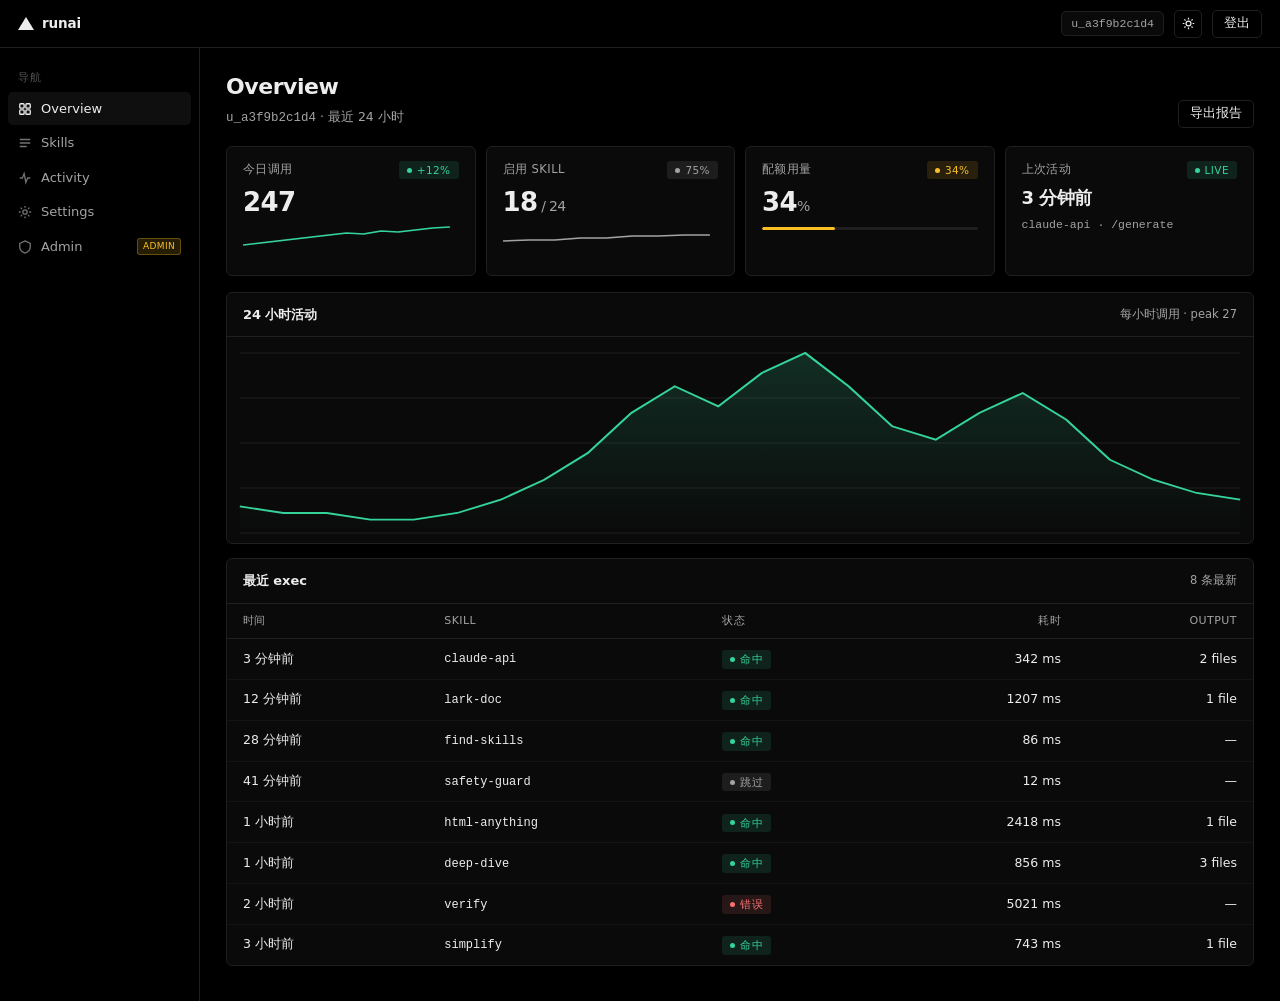
<file: docs/specs/ui-mocks/dashboard-vercel.html>
<!doctype html>
<html lang="zh">
<head>
<meta charset="utf-8">
<meta name="viewport" content="width=device-width, initial-scale=1">
<title>runai dashboard — Vercel 风格</title>
<style>
  *,*::before,*::after{box-sizing:border-box}
  html,body{margin:0;padding:0;height:100%}
  body{
    font-family: ui-sans-serif, system-ui, -apple-system, "Segoe UI", sans-serif;
    font-size:13px;
    line-height:1.5;
    color:#ededed;
    background:#000;
    -webkit-font-smoothing:antialiased;
  }
  body.light{
    color:#0a0a0a;
    background:#fafafa;
  }
  .mono{font-family:ui-monospace,"SF Mono",Menlo,Consolas,monospace}

  /* layout */
  .app{display:grid;grid-template-columns:200px 1fr;grid-template-rows:48px 1fr;min-height:100vh}
  .topbar{
    grid-column:1 / -1;
    display:flex;align-items:center;justify-content:space-between;
    padding:0 18px;
    border-bottom:1px solid #1f1f1f;
    background:#000;
    z-index:10;
  }
  body.light .topbar{background:#fff;border-bottom-color:#eaeaea}
  .brand{
    display:flex;align-items:center;gap:8px;
    font-weight:600;font-size:13.5px;letter-spacing:-0.01em;
  }
  .triangle{
    width:0;height:0;
    border-left:8px solid transparent;
    border-right:8px solid transparent;
    border-bottom:13px solid #ededed;
  }
  body.light .triangle{border-bottom-color:#0a0a0a}
  .top-right{display:flex;align-items:center;gap:10px}
  .user-id{
    font-family:ui-monospace,"SF Mono",Menlo,monospace;
    font-size:11.5px;
    color:#a3a3a3;
    padding:3px 9px;
    border:1px solid #1f1f1f;
    border-radius:5px;
    background:#0a0a0a;
  }
  body.light .user-id{color:#525252;border-color:#eaeaea;background:#fafafa}
  .btn{
    height:28px;padding:0 11px;
    background:transparent;
    border:1px solid #1f1f1f;
    border-radius:5px;
    color:#ededed;cursor:pointer;
    font-family:inherit;font-size:12.5px;
    transition:border-color 0.12s, background 0.12s, transform 0.06s;
  }
  body.light .btn{border-color:#eaeaea;color:#0a0a0a}
  .btn:hover{border-color:#525252;background:rgba(255,255,255,0.02)}
  body.light .btn:hover{border-color:#a3a3a3;background:rgba(0,0,0,0.02)}
  .btn:active{transform:translateY(1px)}
  .btn-primary{
    background:#ededed;color:#000;border-color:#ededed;
    font-weight:500;
  }
  body.light .btn-primary{background:#0a0a0a;color:#fff;border-color:#0a0a0a}
  .btn-primary:hover{background:#fff;border-color:#fff}
  body.light .btn-primary:hover{background:#262626;border-color:#262626}
  .btn-danger{border-color:#7a1a1a;color:#f87171}
  .btn-danger:hover{border-color:#dc2626;background:rgba(220,38,38,0.06)}
  .icon-btn{
    width:28px;height:28px;
    display:inline-flex;align-items:center;justify-content:center;
    padding:0;
  }

  /* sidebar */
  .sidebar{
    border-right:1px solid #1f1f1f;
    background:#000;
    padding:14px 8px;
  }
  body.light .sidebar{background:#fff;border-right-color:#eaeaea}
  .nav-label{
    text-transform:uppercase;
    font-size:10.5px;letter-spacing:0.06em;
    color:#525252;
    padding:8px 10px 6px;
  }
  .nav-item{
    display:flex;align-items:center;justify-content:space-between;
    padding:7px 10px;
    border-radius:5px;
    cursor:pointer;
    font-size:13px;
    color:#a3a3a3;
    margin-bottom:1px;
    transition:background 0.1s,color 0.1s;
  }
  .nav-item:hover{background:#0f0f0f;color:#ededed}
  body.light .nav-item:hover{background:#f5f5f5;color:#0a0a0a}
  .nav-item.active{
    background:#0f0f0f;
    color:#ededed;
    font-weight:500;
  }
  body.light .nav-item.active{background:#f5f5f5;color:#0a0a0a}
  .nav-item .nav-glyph{
    display:inline-flex;align-items:center;justify-content:center;
    width:14px;height:14px;margin-right:9px;opacity:0.7;
  }
  .nav-item.active .nav-glyph{opacity:1}
  .nav-item .label-wrap{display:flex;align-items:center}
  .admin-tag{
    font-size:9px;
    padding:1px 5px;border-radius:3px;
    text-transform:uppercase;letter-spacing:0.04em;
    background:rgba(251,191,36,0.15);
    color:#fbbf24;
    border:1px solid rgba(251,191,36,0.3);
  }

  /* main */
  .main{padding:22px 26px;overflow:auto}
  .page-header{
    display:flex;align-items:flex-end;justify-content:space-between;
    margin-bottom:18px;
  }
  .page-title{
    font-size:22px;
    font-weight:600;
    letter-spacing:-0.02em;
    margin:0;
  }
  .page-sub{font-size:12.5px;color:#a3a3a3;margin:5px 0 0}
  body.light .page-sub{color:#525252}

  /* metric cards */
  .metric-row{
    display:grid;grid-template-columns:repeat(4,1fr);gap:10px;
    margin-bottom:16px;
  }
  .metric{
    position:relative;
    background:#0a0a0a;
    border:1px solid #1f1f1f;
    border-radius:6px;
    padding:14px 16px;
    transition:border-color 0.15s,transform 0.06s;
    overflow:hidden;
  }
  body.light .metric{background:#fff;border-color:#eaeaea}
  .metric:hover{border-color:#3f3f3f;transform:translateY(-1px)}
  body.light .metric:hover{border-color:#a3a3a3}
  .metric-head{
    display:flex;align-items:center;justify-content:space-between;
    margin-bottom:9px;
  }
  .metric-label{
    font-size:11.5px;
    color:#a3a3a3;
    text-transform:uppercase;
    letter-spacing:0.04em;
  }
  body.light .metric-label{color:#525252}
  .metric-value{
    font-size:26px;font-weight:600;
    letter-spacing:-0.025em;
    font-variant-numeric:tabular-nums;
    line-height:1.1;
  }
  .metric-value .small{font-size:14px;color:#a3a3a3;font-weight:500}
  body.light .metric-value .small{color:#525252}
  .metric-delta{
    font-size:11.5px;color:#a3a3a3;margin-top:8px;
    font-variant-numeric:tabular-nums;
  }
  body.light .metric-delta{color:#525252}
  .delta-up{color:#34d399}
  .delta-down{color:#f87171}
  .metric-spark{
    margin-top:6px;height:32px;
    width:100%;
  }
  .progress{
    height:3px;background:#1f1f1f;
    border-radius:2px;overflow:hidden;
    margin-top:10px;
  }
  body.light .progress{background:#eaeaea}
  .progress-fill{height:100%;background:#ededed;border-radius:2px}
  body.light .progress-fill{background:#0a0a0a}
  .progress-fill.green{background:#34d399}
  .progress-fill.amber{background:#fbbf24}
  .progress-fill.red{background:#f87171}

  /* panel */
  .panel{
    background:#0a0a0a;
    border:1px solid #1f1f1f;
    border-radius:6px;
    margin-bottom:14px;
    overflow:hidden;
  }
  body.light .panel{background:#fff;border-color:#eaeaea}
  .panel-head{
    padding:12px 16px;
    border-bottom:1px solid #1f1f1f;
    display:flex;align-items:center;justify-content:space-between;
  }
  body.light .panel-head{border-bottom-color:#eaeaea}
  .panel-title{font-size:13px;font-weight:600;margin:0;letter-spacing:-0.005em}
  .panel-sub{font-size:11.5px;color:#a3a3a3;font-variant-numeric:tabular-nums}
  body.light .panel-sub{color:#525252}
  .panel-body{padding:16px}
  .panel-body.flush{padding:0}

  /* chart */
  .chart-wrap{padding:6px 0 0}
  .chart{width:100%;height:200px;display:block}

  /* table */
  table.data{
    width:100%;border-collapse:collapse;
    font-size:12.5px;
  }
  table.data th{
    text-align:left;
    font-weight:500;
    color:#a3a3a3;
    padding:9px 16px;
    border-bottom:1px solid #1f1f1f;
    font-size:11px;
    text-transform:uppercase;letter-spacing:0.04em;
  }
  body.light table.data th{color:#525252;border-bottom-color:#eaeaea}
  table.data td{
    padding:10px 16px;
    border-bottom:1px solid #141414;
    color:#ededed;
  }
  body.light table.data td{color:#0a0a0a;border-bottom-color:#f5f5f5}
  table.data tr:last-child td{border-bottom:none}
  table.data td.num,table.data th.num{text-align:right;font-variant-numeric:tabular-nums}
  table.data tbody tr:hover{background:#0f0f0f}
  body.light table.data tbody tr:hover{background:#fafafa}

  .skill-chip{font-family:ui-monospace,"SF Mono",Menlo,monospace;font-size:12px}
  .pill{
    display:inline-flex;align-items:center;gap:5px;
    font-size:10.5px;
    padding:2px 8px;
    border-radius:3px;
    font-weight:500;
    text-transform:uppercase;letter-spacing:0.04em;
    line-height:1.4;
  }
  .pill::before{
    content:"";width:5px;height:5px;border-radius:50%;
    background:currentColor;
  }
  .pill-emerald{background:rgba(52,211,153,0.12);color:#34d399}
  .pill-amber{background:rgba(251,191,36,0.12);color:#fbbf24}
  .pill-red{background:rgba(248,113,113,0.12);color:#f87171}
  .pill-slate{background:rgba(163,163,163,0.12);color:#a3a3a3}
  .pill-info{background:rgba(96,165,250,0.12);color:#60a5fa}
  .pill-purple{background:rgba(168,85,247,0.12);color:#c084fc}

  /* skills */
  .filter-row{display:flex;align-items:center;gap:8px;margin-bottom:14px}
  .input,.select{
    height:30px;padding:0 10px;
    background:#0a0a0a;
    border:1px solid #1f1f1f;
    border-radius:5px;
    color:#ededed;
    font-size:12.5px;
    font-family:inherit;
  }
  body.light .input,body.light .select{background:#fff;border-color:#eaeaea;color:#0a0a0a}
  .input:focus,.select:focus{
    outline:none;
    border-color:#525252;
    box-shadow:0 0 0 3px rgba(82,82,82,0.18);
  }
  .input{min-width:260px}
  .skill-list{display:flex;flex-direction:column}
  .skill-row{
    display:grid;
    grid-template-columns: 220px 1fr 110px 90px 60px;
    align-items:center;
    padding:14px 16px;
    border-bottom:1px solid #141414;
    gap:14px;
    cursor:pointer;
    transition:background 0.1s;
  }
  body.light .skill-row{border-bottom-color:#f5f5f5}
  .skill-row:hover{background:#0f0f0f}
  body.light .skill-row:hover{background:#fafafa}
  .skill-row:last-child{border-bottom:none}
  .skill-name{font-family:ui-monospace,"SF Mono",Menlo,monospace;font-size:13px;font-weight:500}
  .skill-desc{
    color:#a3a3a3;font-size:12.5px;
    overflow:hidden;text-overflow:ellipsis;white-space:nowrap;
  }
  body.light .skill-desc{color:#525252}
  .skill-used{color:#a3a3a3;font-size:11.5px;font-variant-numeric:tabular-nums}

  /* switch */
  .switch{
    display:inline-block;
    width:28px;height:16px;
    background:#262626;
    border-radius:9px;
    position:relative;
    cursor:pointer;
    transition:background 0.15s;
    flex-shrink:0;
  }
  body.light .switch{background:#d4d4d4}
  .switch::after{
    content:"";
    position:absolute;left:2px;top:2px;
    width:12px;height:12px;
    background:#fff;border-radius:50%;
    transition:transform 0.15s;
  }
  body.light .switch::after{background:#fff}
  .switch.on{background:#34d399}
  .switch.on::after{transform:translateX(12px)}

  /* timeline */
  .timeline{display:flex;flex-direction:column}
  .timeline-row{
    display:grid;
    grid-template-columns: 80px 150px 100px 80px 120px 1fr;
    gap:12px;align-items:center;
    padding:11px 16px;
    border-bottom:1px solid #141414;
    font-size:12.5px;
  }
  body.light .timeline-row{border-bottom-color:#f5f5f5}
  .timeline-row:last-child{border-bottom:none}
  .timeline-time{font-size:11.5px;color:#a3a3a3;font-variant-numeric:tabular-nums}
  body.light .timeline-time{color:#525252}
  .timeline-prompt{
    color:#a3a3a3;font-size:12px;
    overflow:hidden;text-overflow:ellipsis;white-space:nowrap;
  }
  body.light .timeline-prompt{color:#525252}

  /* settings */
  .settings-section{margin-bottom:20px}
  .settings-section h3{
    font-size:12px;font-weight:600;
    color:#ededed;
    margin:0 0 10px;
    text-transform:uppercase;letter-spacing:0.05em;
  }
  body.light .settings-section h3{color:#0a0a0a}
  .settings-row{
    display:flex;align-items:center;justify-content:space-between;
    padding:14px 16px;
    border-bottom:1px solid #141414;
    gap:16px;
  }
  body.light .settings-row{border-bottom-color:#f5f5f5}
  .settings-row:last-child{border-bottom:none}
  .settings-label{font-size:13px;font-weight:500;margin-bottom:3px}
  .settings-hint{font-size:11.5px;color:#a3a3a3}
  body.light .settings-hint{color:#525252}
  .slider-wrap{display:flex;align-items:center;gap:10px}
  .slider{
    appearance:none;
    width:160px;height:3px;
    background:#262626;
    border-radius:2px;
    outline:none;
  }
  body.light .slider{background:#d4d4d4}
  .slider::-webkit-slider-thumb{
    appearance:none;
    width:14px;height:14px;
    border-radius:50%;
    background:#ededed;
    cursor:pointer;
    border:2px solid #0a0a0a;
  }
  body.light .slider::-webkit-slider-thumb{background:#0a0a0a;border-color:#fff}
  .slider-value{
    font-family:ui-monospace,"SF Mono",Menlo,monospace;
    font-size:12px;
    min-width:18px;text-align:right;
  }

  .quota-grid{
    display:grid;grid-template-columns:1fr 1fr;gap:16px;
    padding:16px;
  }
  .quota-head{display:flex;align-items:baseline;justify-content:space-between;margin-bottom:6px}
  .quota-label{font-size:12.5px;font-weight:500}
  .quota-value{font-family:ui-monospace,"SF Mono",Menlo,monospace;font-size:11.5px;color:#a3a3a3}
  body.light .quota-value{color:#525252}

  .identity-block{padding:16px}
  .identity-row{display:flex;align-items:center;gap:8px;margin-bottom:10px}
  .identity-id{
    font-family:ui-monospace,"SF Mono",Menlo,monospace;
    font-size:13px;
    padding:5px 11px;
    background:#0f0f0f;border:1px solid #1f1f1f;border-radius:5px;
  }
  body.light .identity-id{background:#fafafa;border-color:#eaeaea}
  .identity-btns{display:flex;gap:8px;flex-wrap:wrap;margin-top:12px}
  .ip-list{font-family:ui-monospace,"SF Mono",Menlo,monospace;font-size:11.5px;color:#a3a3a3;margin-top:12px}
  body.light .ip-list{color:#525252}

  .exec-badge{
    display:inline-block;
    font-size:9.5px;
    background:rgba(96,165,250,0.14);
    color:#60a5fa;
    padding:1px 5px;border-radius:3px;
    margin-left:6px;
    text-transform:uppercase;letter-spacing:0.04em;
    font-weight:600;
    vertical-align:middle;
  }

  .mini-stat{
    background:#0a0a0a;border:1px solid #1f1f1f;border-radius:6px;
    padding:12px 14px;
    transition:border-color 0.15s;
  }
  body.light .mini-stat{background:#fff;border-color:#eaeaea}
  .mini-stat:hover{border-color:#3f3f3f}
  .mini-stat-val{font-size:20px;font-weight:600;font-variant-numeric:tabular-nums;letter-spacing:-0.02em}
  .mini-stat-lab{font-size:11px;color:#a3a3a3;text-transform:uppercase;letter-spacing:0.05em;margin-top:3px}
  body.light .mini-stat-lab{color:#525252}

  .view{display:none}
  .view.active{display:block}
</style>
</head>
<body>
<div class="app">
  <header class="topbar">
    <div class="brand">
      <span class="triangle"></span>
      <span>runai</span>
    </div>
    <div class="top-right">
      <span class="user-id">u_a3f9b2c1d4</span>
      <button class="btn icon-btn" id="theme-toggle" title="切换主题">
        <svg width="13" height="13" viewBox="0 0 16 16" fill="none" stroke="currentColor" stroke-width="1.5">
          <circle cx="8" cy="8" r="3"/>
          <path d="M8 1v2M8 13v2M1 8h2M13 8h2M2.93 2.93l1.41 1.41M11.66 11.66l1.41 1.41M2.93 13.07l1.41-1.41M11.66 4.34l1.41-1.41"/>
        </svg>
      </button>
      <button class="btn">登出</button>
    </div>
  </header>
  <aside class="sidebar">
    <div class="nav-label">导航</div>
    <div class="nav-item active" data-tab="overview">
      <span class="label-wrap">
        <span class="nav-glyph"><svg width="14" height="14" viewBox="0 0 16 16" fill="none" stroke="currentColor" stroke-width="1.5"><rect x="2" y="2" width="5" height="5" rx="1"/><rect x="9" y="2" width="5" height="5" rx="1"/><rect x="2" y="9" width="5" height="5" rx="1"/><rect x="9" y="9" width="5" height="5" rx="1"/></svg></span>
        Overview
      </span>
    </div>
    <div class="nav-item" data-tab="skills">
      <span class="label-wrap">
        <span class="nav-glyph"><svg width="14" height="14" viewBox="0 0 16 16" fill="none" stroke="currentColor" stroke-width="1.5"><path d="M2 4h12M2 8h12M2 12h8"/></svg></span>
        Skills
      </span>
    </div>
    <div class="nav-item" data-tab="activity">
      <span class="label-wrap">
        <span class="nav-glyph"><svg width="14" height="14" viewBox="0 0 16 16" fill="none" stroke="currentColor" stroke-width="1.5"><path d="M2 8h3l2-5 2 10 2-5h3"/></svg></span>
        Activity
      </span>
    </div>
    <div class="nav-item" data-tab="settings">
      <span class="label-wrap">
        <span class="nav-glyph"><svg width="14" height="14" viewBox="0 0 16 16" fill="none" stroke="currentColor" stroke-width="1.5"><circle cx="8" cy="8" r="2.5"/><path d="M8 1v2M8 13v2M1 8h2M13 8h2M3 3l1.5 1.5M11.5 11.5L13 13M3 13l1.5-1.5M11.5 4.5L13 3"/></svg></span>
        Settings
      </span>
    </div>
    <div class="nav-item" data-tab="admin">
      <span class="label-wrap">
        <span class="nav-glyph"><svg width="14" height="14" viewBox="0 0 16 16" fill="none" stroke="currentColor" stroke-width="1.5"><path d="M8 1l6 3v4c0 4-3 6-6 7-3-1-6-3-6-7V4z"/></svg></span>
        Admin
      </span>
      <span class="admin-tag">admin</span>
    </div>
  </aside>
  <main class="main">

    <!-- OVERVIEW -->
    <div class="view active" id="view-overview">
      <div class="page-header">
        <div>
          <h1 class="page-title">Overview</h1>
          <p class="page-sub"><span class="mono">u_a3f9b2c1d4</span> · 最近 24 小时</p>
        </div>
        <button class="btn">导出报告</button>
      </div>

      <div class="metric-row">
        <div class="metric">
          <div class="metric-head"><span class="metric-label">今日调用</span><span class="pill pill-emerald">+12%</span></div>
          <div class="metric-value">247</div>
          <svg class="metric-spark" viewBox="0 0 100 32" preserveAspectRatio="none">
            <polyline fill="none" stroke="#34d399" stroke-width="1.5" points="0,22 8,20 16,18 24,16 32,14 40,12 48,10 56,11 64,8 72,9 80,7 88,5 96,4"/>
          </svg>
        </div>
        <div class="metric">
          <div class="metric-head"><span class="metric-label">启用 skill</span><span class="pill pill-slate">75%</span></div>
          <div class="metric-value">18<span class="small"> / 24</span></div>
          <svg class="metric-spark" viewBox="0 0 100 32" preserveAspectRatio="none">
            <polyline fill="none" stroke="#a3a3a3" stroke-width="1.5" points="0,18 12,17 24,17 36,15 48,15 60,13 72,13 84,12 96,12"/>
          </svg>
        </div>
        <div class="metric">
          <div class="metric-head"><span class="metric-label">配额用量</span><span class="pill pill-amber">34%</span></div>
          <div class="metric-value">34<span class="small">%</span></div>
          <div class="progress"><div class="progress-fill amber" style="width:34%"></div></div>
        </div>
        <div class="metric">
          <div class="metric-head"><span class="metric-label">上次活动</span><span class="pill pill-emerald">live</span></div>
          <div class="metric-value" style="font-size:18px;margin-top:4px">3 分钟前</div>
          <div class="metric-delta mono">claude-api · /generate</div>
        </div>
      </div>

      <div class="panel">
        <div class="panel-head">
          <h2 class="panel-title">24 小时活动</h2>
          <span class="panel-sub">每小时调用 · peak 27</span>
        </div>
        <div class="panel-body chart-wrap">
          <svg class="chart" id="overview-chart" viewBox="0 0 800 200" preserveAspectRatio="none"></svg>
        </div>
      </div>

      <div class="panel">
        <div class="panel-head">
          <h2 class="panel-title">最近 exec</h2>
          <span class="panel-sub">8 条最新</span>
        </div>
        <div class="panel-body flush">
          <table class="data">
            <thead><tr><th>时间</th><th>skill</th><th>状态</th><th class="num">耗时</th><th class="num">output</th></tr></thead>
            <tbody id="recent-exec"></tbody>
          </table>
        </div>
      </div>
    </div>

    <!-- SKILLS -->
    <div class="view" id="view-skills">
      <div class="page-header">
        <div>
          <h1 class="page-title">Skills</h1>
          <p class="page-sub">18 已启用 · 6 未启用</p>
        </div>
      </div>
      <div class="filter-row">
        <input class="input" placeholder="搜索 skill 名 / 描述">
        <select class="select">
          <option>综合分</option>
          <option>使用次数</option>
          <option>名字</option>
          <option>未启用</option>
        </select>
      </div>
      <div class="panel">
        <div class="skill-list" id="skill-list"></div>
      </div>
    </div>

    <!-- ACTIVITY -->
    <div class="view" id="view-activity">
      <div class="page-header">
        <div>
          <h1 class="page-title">Activity</h1>
          <p class="page-sub">prompt-by-prompt 时间线</p>
        </div>
      </div>
      <div class="filter-row">
        <input class="input" placeholder="skill 名">
        <select class="select"><option>1 小时</option><option selected>24 小时</option><option>7 天</option><option>30 天</option></select>
        <select class="select"><option>全部状态</option><option>命中</option><option>跳过</option><option>错误</option></select>
      </div>
      <div class="panel">
        <div class="panel-body flush">
          <div class="timeline" id="timeline"></div>
        </div>
      </div>
    </div>

    <!-- SETTINGS -->
    <div class="view" id="view-settings">
      <div class="page-header">
        <div>
          <h1 class="page-title">Settings</h1>
          <p class="page-sub">影响 hook 行为 + 你的配额</p>
        </div>
      </div>

      <div class="settings-section">
        <h3>Hook 行为</h3>
        <div class="panel">
          <div class="settings-row">
            <div>
              <div class="settings-label">在回复开头要求 claude 交代取舍</div>
              <div class="settings-hint">关闭后 claude 不再交代为什么用 / 跳过某个 skill</div>
            </div>
            <span class="switch on" data-switch></span>
          </div>
          <div class="settings-row">
            <div>
              <div class="settings-label">注入历史 skill 参考池</div>
              <div class="settings-hint">把最近高频 skill 当作正例提示</div>
            </div>
            <span class="switch on" data-switch></span>
          </div>
          <div class="settings-row">
            <div>
              <div class="settings-label">注入反馈协议提示</div>
              <div class="settings-hint">让 claude 在用错 skill 时主动写 feedback</div>
            </div>
            <span class="switch on" data-switch></span>
          </div>
          <div class="settings-row">
            <div>
              <div class="settings-label">推荐模式</div>
              <div class="settings-hint">compatible 多 skill 共注入 · exclusive 单 skill · off 不路由</div>
            </div>
            <select class="select">
              <option>compatible</option>
              <option>exclusive</option>
              <option>off</option>
            </select>
          </div>
          <div class="settings-row">
            <div>
              <div class="settings-label">候选数上限</div>
              <div class="settings-hint">单 prompt 最多注入 skill 数</div>
            </div>
            <div class="slider-wrap">
              <input class="slider" id="cand-slider" type="range" min="1" max="5" value="3">
              <span class="slider-value mono" id="cand-val">3</span>
            </div>
          </div>
        </div>
      </div>

      <div class="settings-section">
        <h3>Skill 库</h3>
        <div class="panel">
          <div class="settings-row">
            <div>
              <div class="settings-label">对你可见的 skill <span class="pill pill-info" style="margin-left:6px">24</span></div>
              <div class="settings-hint">单独 toggle 不影响 hook 全局开关</div>
            </div>
            <button class="btn">查看全部</button>
          </div>
          <div class="settings-row"><span class="skill-name">find-skills</span><span class="switch on" data-switch></span></div>
          <div class="settings-row"><span class="skill-name">deep-dive</span><span class="switch on" data-switch></span></div>
          <div class="settings-row"><span class="skill-name">safety-guard</span><span class="switch on" data-switch></span></div>
          <div class="settings-row"><span class="skill-name">verify</span><span class="switch" data-switch></span></div>
          <div class="settings-row"><span class="skill-name">brainstorming</span><span class="switch on" data-switch></span></div>
        </div>
      </div>

      <div class="settings-section">
        <h3>配额 + 用量</h3>
        <div class="panel">
          <div class="quota-grid">
            <div>
              <div class="quota-head"><span class="quota-label">exec / 分钟</span><span class="quota-value">18 / 60</span></div>
              <div class="progress"><div class="progress-fill green" style="width:30%"></div></div>
            </div>
            <div>
              <div class="quota-head"><span class="quota-label">/data 存储</span><span class="quota-value">240 / 1024 MB</span></div>
              <div class="progress"><div class="progress-fill green" style="width:23%"></div></div>
            </div>
            <div>
              <div class="quota-head"><span class="quota-label">/output 总量</span><span class="quota-value">87 / 500 MB</span></div>
              <div class="progress"><div class="progress-fill green" style="width:17%"></div></div>
            </div>
            <div>
              <div class="quota-head"><span class="quota-label">并发 exec</span><span class="quota-value">1 / 4</span></div>
              <div class="progress"><div class="progress-fill green" style="width:25%"></div></div>
            </div>
          </div>
          <div style="padding:0 16px 14px;font-size:11.5px;color:#a3a3a3">重置时间: 每分钟</div>
        </div>
      </div>

      <div class="settings-section">
        <h3>身份</h3>
        <div class="panel">
          <div class="identity-block">
            <div class="identity-row">
              <span class="identity-id">u_a3f9b2c1d4</span>
              <button class="btn">复制</button>
            </div>
            <div class="identity-btns">
              <button class="btn btn-primary">查看 API key</button>
              <button class="btn btn-danger">Rotate API key</button>
              <button class="btn">导出 identity</button>
            </div>
            <div class="ip-list">最近活跃 IP: 192.168.1.42 · 10.0.3.18</div>
          </div>
        </div>
      </div>
    </div>

    <!-- ADMIN -->
    <div class="view" id="view-admin">
      <div class="page-header">
        <div>
          <h1 class="page-title">Admin</h1>
          <p class="page-sub">仅 admin 可见 · 全局视图</p>
        </div>
      </div>

      <div class="settings-section">
        <h3>全局统计</h3>
        <div style="display:grid;grid-template-columns:repeat(4,1fr);gap:10px">
          <div class="mini-stat"><div class="mini-stat-val">27</div><div class="mini-stat-lab">总用户数</div></div>
          <div class="mini-stat"><div class="mini-stat-val">1.2k</div><div class="mini-stat-lab">今日 exec</div></div>
          <div class="mini-stat"><div class="mini-stat-val" style="color:#f87171">3</div><div class="mini-stat-lab">沙箱失败</div></div>
          <div class="mini-stat"><div class="mini-stat-val">412<span style="font-size:11px;color:#a3a3a3"> ms</span></div><div class="mini-stat-lab">平均延迟</div></div>
        </div>
      </div>

      <div class="settings-section">
        <h3>用户管理</h3>
        <div class="panel">
          <div class="panel-body flush">
            <table class="data">
              <thead><tr><th>user_id</th><th>注册时间</th><th>状态</th><th class="num">exec / min</th><th>操作</th></tr></thead>
              <tbody id="admin-users"></tbody>
            </table>
          </div>
        </div>
      </div>

      <div class="settings-section">
        <h3 style="display:flex;align-items:center;justify-content:space-between">
          Invite tokens
          <button class="btn btn-primary">生成新 invite</button>
        </h3>
        <div class="panel">
          <div class="panel-body flush">
            <table class="data">
              <thead><tr><th>token</th><th>创建时间</th><th>状态</th><th>使用者</th></tr></thead>
              <tbody id="admin-invites"></tbody>
            </table>
          </div>
        </div>
      </div>
    </div>

  </main>
</div>

<script>
(function(){
  // nav
  document.querySelectorAll('.nav-item').forEach(function(el){
    el.addEventListener('click', function(){
      var tab = el.getAttribute('data-tab');
      document.querySelectorAll('.nav-item').forEach(function(x){x.classList.remove('active')});
      el.classList.add('active');
      document.querySelectorAll('.view').forEach(function(v){v.classList.remove('active')});
      document.getElementById('view-' + tab).classList.add('active');
    });
  });
  // theme
  document.getElementById('theme-toggle').addEventListener('click', function(){
    document.body.classList.toggle('light');
  });
  // switches
  document.querySelectorAll('[data-switch]').forEach(function(s){
    s.addEventListener('click', function(){s.classList.toggle('on')});
  });
  // slider
  var slider = document.getElementById('cand-slider'), out = document.getElementById('cand-val');
  slider.addEventListener('input', function(){ out.textContent = slider.value; });

  // chart
  (function(){
    var data = [4,3,3,2,2,3,5,8,12,18,22,19,24,27,22,16,14,18,21,17,11,8,6,5];
    var svg = document.getElementById('overview-chart');
    var W=800,H=200,P=10;
    var max = Math.max.apply(null, data);
    var pts = data.map(function(v,i){
      var x = (i/(data.length-1)) * (W - P*2) + P;
      var y = H - P - (v/max)*(H - P*2);
      return [x,y];
    });
    var d = 'M' + pts.map(function(p){return p[0]+','+p[1]}).join(' L ');
    var area = d + ' L ' + (W-P) + ',' + (H-P) + ' L ' + P + ',' + (H-P) + ' Z';
    var grid = '';
    for (var i=0;i<5;i++){
      var y = P + i*((H - P*2)/4);
      grid += '<line x1="'+P+'" y1="'+y+'" x2="'+(W-P)+'" y2="'+y+'" stroke="#1f1f1f" stroke-width="1"/>';
    }
    svg.innerHTML =
      '<defs><linearGradient id="lg" x1="0" y1="0" x2="0" y2="1"><stop offset="0%" stop-color="#34d399" stop-opacity="0.18"/><stop offset="100%" stop-color="#34d399" stop-opacity="0"/></linearGradient></defs>' +
      grid +
      '<path d="'+area+'" fill="url(#lg)"/>' +
      '<path d="'+d+'" fill="none" stroke="#34d399" stroke-width="1.8"/>';
  })();

  // recent exec
  var rows = [
    ['3 分钟前','claude-api','ok',342,'2 files'],
    ['12 分钟前','lark-doc','ok',1207,'1 file'],
    ['28 分钟前','find-skills','ok',86,'—'],
    ['41 分钟前','safety-guard','skip',12,'—'],
    ['1 小时前','html-anything','ok',2418,'1 file'],
    ['1 小时前','deep-dive','ok',856,'3 files'],
    ['2 小时前','verify','err',5021,'—'],
    ['3 小时前','simplify','ok',743,'1 file']
  ];
  var pillMap = {ok:'pill-emerald',skip:'pill-slate',err:'pill-red'};
  var pillLabel = {ok:'命中',skip:'跳过',err:'错误'};
  document.getElementById('recent-exec').innerHTML = rows.map(function(r){
    return '<tr><td>'+r[0]+'</td><td><span class="skill-chip">'+r[1]+'</span></td>'+
      '<td><span class="pill '+pillMap[r[2]]+'">'+pillLabel[r[2]]+'</span></td>'+
      '<td class="num">'+r[3]+' ms</td><td class="num">'+r[4]+'</td></tr>';
  }).join('');

  // skills
  var skills = [
    ['find-skills','在 ~/.claude/skills 和 market 中搜可装的 skill',412,true,true],
    ['deep-dive','结构化深挖一个主题，分阶段产出',287,true,false],
    ['safety-guard','改高危路径前强制写沙箱 + 物理 e2e',156,true,true],
    ['verify','交付前自测脚手架，跑命令验证假设',98,true,false],
    ['brainstorming','头脑风暴 5-7 个互不重叠方向',184,true,false],
    ['lark-doc','飞书云文档 v2 读写 / Wiki / DocxXML',76,true,false],
    ['html-anything','把回答 / 文件 / URL 渲染成单文件 HTML',243,true,true],
    ['claude-api','Anthropic SDK 集成 + prompt caching',61,true,true],
    ['security-review','分支 pending changes 做安全审查',23,false,false],
    ['simplify','review 改动 + 修可复用 / 质量 / 效率',45,false,false]
  ];
  document.getElementById('skill-list').innerHTML = skills.map(function(s){
    return '<div class="skill-row">' +
      '<div class="skill-name">'+s[0]+(s[4]?'<span class="exec-badge">exec</span>':'')+'</div>' +
      '<div class="skill-desc">'+s[1]+'</div>' +
      '<div class="skill-used">used '+s[2]+'</div>' +
      '<div><span class="pill '+(s[3]?'pill-emerald':'pill-slate')+'">'+(s[3]?'启用':'未启用')+'</span></div>' +
      '<div><span class="switch '+(s[3]?'on':'')+'" data-switch></span></div>' +
      '</div>';
  }).join('');
  document.querySelectorAll('#skill-list [data-switch]').forEach(function(s){
    s.addEventListener('click', function(e){e.stopPropagation();s.classList.toggle('on')});
  });

  // timeline
  var prompts = [
    '帮我改一下 scanner 里的 adopt_entry 多打点 log',
    '飞书文档 doxhxLY... 总结一下',
    '今天的 PR 安全 review',
    '给我画个 dashboard 重构的方案 HTML',
    'cargo test --lib scanner 跑过没',
    '这个 prompt 路由到了哪些 skill',
    '把 README 里的 install.ps1 段重写一下',
    'claude-api migrate 4.6 → 4.7',
    '写 release 0.11.0-beta.5 的 tag message',
    'cherry-pick 53456a8 到 release/0.10.x',
    '这一段 unsafe 有问题吗',
    '把 mcp_canonical 的测试矩阵补上',
    '我的 ~/.runai/skills/find-skills/SKILL.md 在哪',
    '帮我 brainstorm hook v2 形态',
    '配额怎么算的 / 触顶后怎么办',
    '把这份逐字稿润色成博客',
    '日历上明天有什么会',
    '今天的妙记摘要',
    '给我列一下安装 runai 的 PowerShell 一行',
    '看下这个 SVG 在 firefox 渲染对吗'
  ];
  var skillsForTimeline = ['claude-api','lark-doc','security-review','html-anything','verify','find-skills','simplify','claude-api','simplify','simplify','safety-guard','verify','find-skills','brainstorming','deep-dive','simplify','lark-doc','lark-doc','find-skills','html-anything'];
  var modes = ['compatible','exclusive','compatible','compatible','exclusive','compatible','compatible','compatible','exclusive','exclusive','compatible','exclusive','compatible','compatible','compatible','compatible','exclusive','compatible','compatible','compatible'];
  var ts = ['2 分钟前','7 分钟前','15 分钟前','22 分钟前','38 分钟前','51 分钟前','1 小时前','1 小时前','2 小时前','2 小时前','3 小时前','4 小时前','5 小时前','6 小时前','7 小时前','8 小时前','12 小时前','13 小时前','18 小时前','20 小时前'];
  var lats = [342,1207,847,2418,103,86,743,1532,178,221,5021,412,98,612,154,1820,2010,1450,73,3210];
  var tokensIn = [820,1450,2100,640,330,180,560,1200,210,290,4400,820,150,720,460,1800,1900,1620,140,2900];
  var tokensOut = [156,1200,420,2800,210,75,890,540,80,120,150,210,40,460,310,2100,720,1840,30,3200];
  var tl = document.getElementById('timeline');
  tl.innerHTML = prompts.map(function(p,i){
    return '<div class="timeline-row">' +
      '<div class="timeline-time">'+ts[i]+'</div>' +
      '<div><span class="skill-chip">'+skillsForTimeline[i]+'</span></div>' +
      '<div><span class="pill '+(modes[i]==='exclusive'?'pill-amber':'pill-info')+'">'+modes[i]+'</span></div>' +
      '<div class="timeline-time mono">'+lats[i]+' ms</div>' +
      '<div class="timeline-time mono">'+(tokensIn[i]>=1000?(tokensIn[i]/1000).toFixed(1)+'k':tokensIn[i])+' → '+(tokensOut[i]>=1000?(tokensOut[i]/1000).toFixed(1)+'k':tokensOut[i])+'</div>' +
      '<div class="timeline-prompt">'+p+'</div>' +
    '</div>';
  }).join('');

  // admin
  var users = [
    ['u_a3f9b2c1d4','2026-03-12','active',60],
    ['u_8d2e1a7f3b','2026-03-21','active',60],
    ['u_2f1c4b8e0a','2026-04-02','active',30],
    ['u_b7e6c1a2d8','2026-04-15','suspended',0],
    ['u_4d3a9e2f01','2026-05-01','active',120],
    ['u_e9f1b2c4a7','2026-05-08','active',60]
  ];
  document.getElementById('admin-users').innerHTML = users.map(function(u){
    var pill = u[2]==='active' ? 'pill-emerald' : 'pill-red';
    return '<tr><td><span class="skill-chip">'+u[0]+'</span></td><td>'+u[1]+'</td>'+
      '<td><span class="pill '+pill+'">'+u[2]+'</span></td>'+
      '<td class="num mono">'+u[3]+'</td>'+
      '<td><button class="btn" style="height:24px;padding:0 8px;font-size:11.5px">调整配额</button> <button class="btn btn-danger" style="height:24px;padding:0 8px;font-size:11.5px">禁用</button></td></tr>';
  }).join('');
  var invites = [
    ['inv_7f3a91b2','2026-05-12','已使用','u_e9f1b2c4a7'],
    ['inv_2c8d10e4','2026-05-15','待用','—'],
    ['inv_b0a1c2d3','2026-05-18','待用','—']
  ];
  document.getElementById('admin-invites').innerHTML = invites.map(function(i){
    var pill = i[2]==='已使用' ? 'pill-slate' : 'pill-purple';
    return '<tr><td><span class="skill-chip">'+i[0]+'</span></td><td>'+i[1]+'</td>'+
      '<td><span class="pill '+pill+'">'+i[2]+'</span></td><td><span class="mono">'+i[3]+'</span></td></tr>';
  }).join('');
})();
</script>
</body>
</html>
</file>
